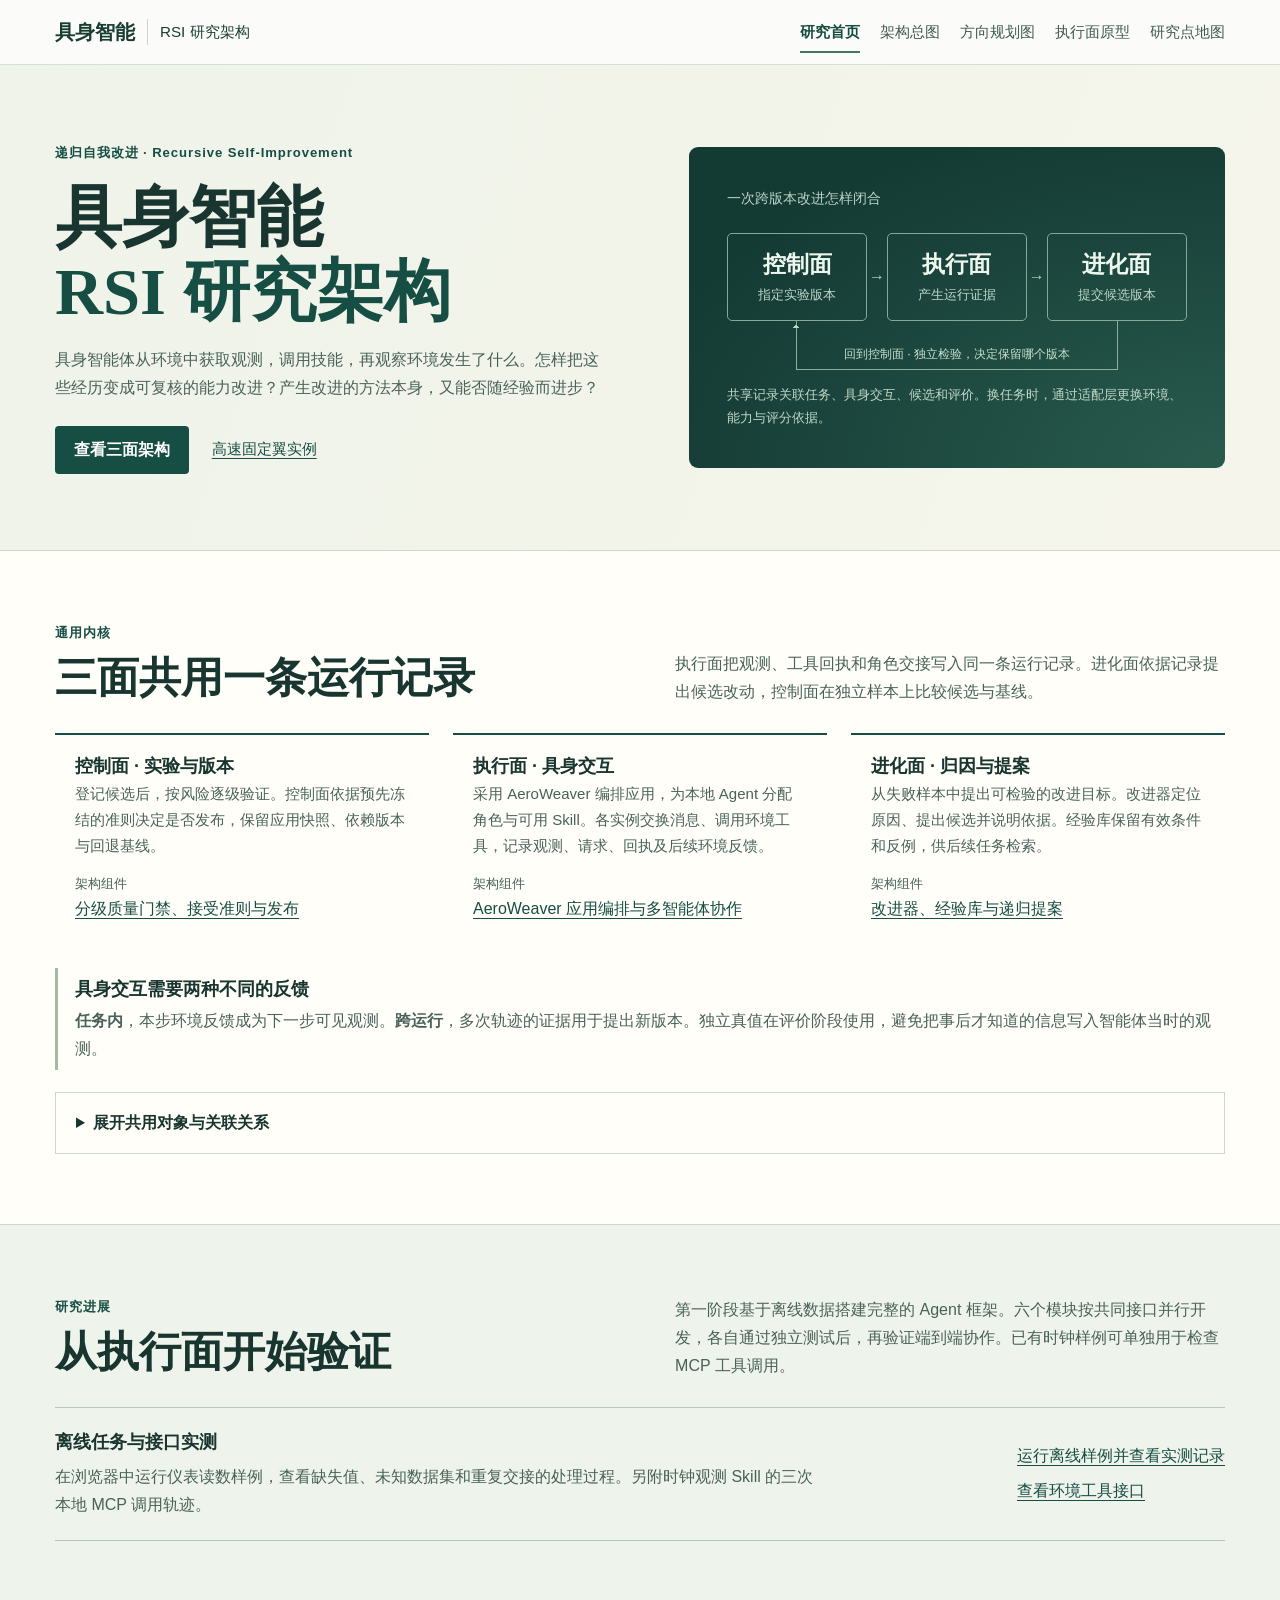
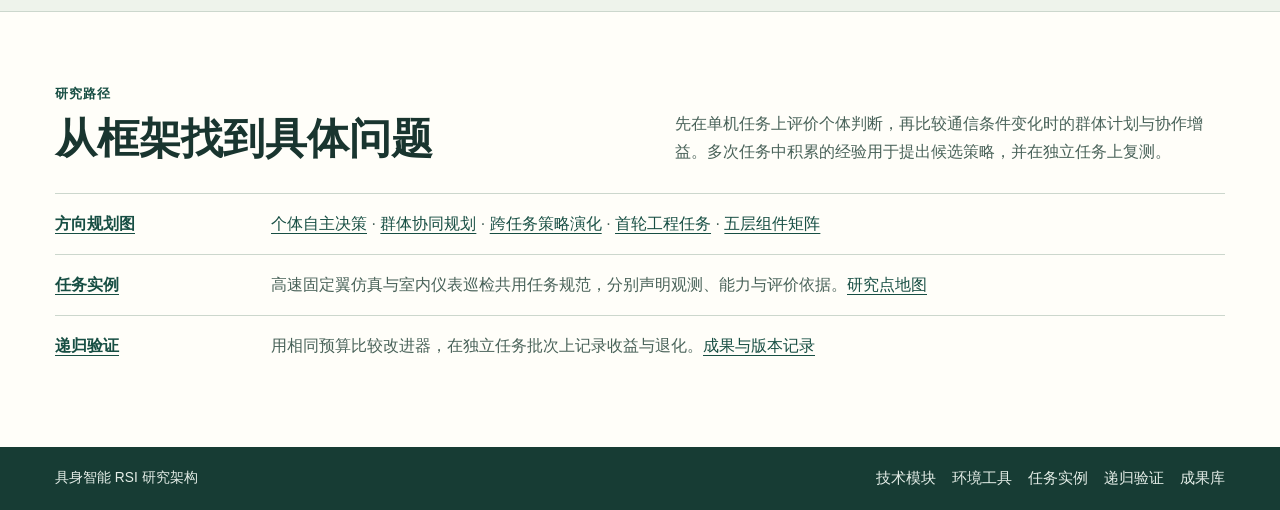
<file: index.html>
<!doctype html>
<html lang="zh-CN"><head><meta charset="utf-8"><meta name="viewport" content="width=device-width,initial-scale=1">
<meta name="theme-color" content="#123c36"><meta name="description" content="具身智能递归自我改进研究框架，涵盖三面架构、研究方向、执行面原型与任务实例。">
<title>具身智能 RSI 研究架构</title>
<link rel="stylesheet" href="./framework.css">
<link rel="stylesheet" href="./embodied.css">
<link rel="stylesheet" href="./guide.css?v=overview-2">
<script src="./framework.js?v=overview-2" defer></script>
</head>
<body id="top" data-page="core"><a class="skip" href="#content">跳到正文</a>
<header class="site-guide"><div class="guide-wrap guide-bar"><a class="guide-brand" href="./index.html"><b>具身智能</b><span>RSI 研究架构</span></a><nav class="guide-nav" aria-label="主导航"><a href="./index.html" aria-current="page">研究首页</a><a href="./architecture.html">架构总图</a><a href="./directions.html">方向规划图</a><a href="./execution.html">执行面原型</a><a href="./topics.html">研究点地图</a></nav></div></header>
<main id="content">
<section class="lead" id="framework"><div class="wrap lead-inner">
      <div><p class="kicker">递归自我改进 · Recursive Self-Improvement</p>
        <h1>具身智能<br><em>RSI 研究架构</em></h1>
        <p class="intro">具身智能体从环境中获取观测，调用技能，再观察环境发生了什么。怎样把这些经历变成可复核的能力改进？产生改进的方法本身，又能否随经验而进步？</p>
        <div class="actions"><a class="button" href="./architecture.html">查看三面架构</a><a class="text-link" href="./fixed-wing.html">高速固定翼实例</a></div>
      </div>
      <figure class="hero-map core-figure">
        <figcaption>一次跨版本改进怎样闭合</figcaption>
        <ol class="cycle">
          <li><a href="./architecture.html#control"><b>控制面</b><span>指定实验版本</span></a></li>
          <li><a href="./architecture.html#execution"><b>执行面</b><span>产生运行证据</span></a></li>
          <li><a href="./architecture.html#evolution"><b>进化面</b><span>提交候选版本</span></a></li>
        </ol>
        <div class="return-path"><span>回到控制面 · 独立检验，决定保留哪个版本</span></div>
        <p>共享记录关联任务、具身交互、候选和评价。换任务时，通过适配层更换环境、能力与评分依据。</p>
      </figure>
    </div></section>
<section class="wrap section" id="shared-record">
      <div class="section-head"><div><p class="kicker">通用内核</p><h2>三面共用一条运行记录</h2></div><p>执行面把观测、工具回执和角色交接写入同一条运行记录。进化面依据记录提出候选改动，控制面在独立样本上比较候选与基线。</p></div>
      <div class="planes">
        <article><h3>控制面 · 实验与版本</h3><p>登记候选后，按风险逐级验证。控制面依据预先冻结的准则决定是否发布，保留应用快照、依赖版本与回退基线。</p><small>架构组件</small><a href="./architecture.html#control">分级质量门禁、接受准则与发布</a></article>
        <article><h3>执行面 · 具身交互</h3><p>采用 AeroWeaver 编排应用，为本地 Agent 分配角色与可用 Skill。各实例交换消息、调用环境工具，记录观测、请求、回执及后续环境反馈。</p><small>架构组件</small><a href="./architecture.html?v=1.9#execution">AeroWeaver 应用编排与多智能体协作</a></article>
        <article><h3>进化面 · 归因与提案</h3><p>从失败样本中提出可检验的改进目标。改进器定位原因、提出候选并说明依据。经验库保留有效条件和反例，供后续任务检索。</p><small>架构组件</small><a href="./architecture.html#evolution">改进器、经验库与递归提案</a></article>
      </div>
      <div class="handoff"><h3>具身交互需要两种不同的反馈</h3><p><b>任务内</b>，本步环境反馈成为下一步可见观测。<b>跨运行</b>，多次轨迹的证据用于提出新版本。独立真值在评价阶段使用，避免把事后才知道的信息写入智能体当时的观测。</p></div>
      <details class="worked"><summary>展开共用对象与关联关系</summary><div class="table-scroll"><table>
        <thead><tr><th scope="col">对象</th><th scope="col">最小约定</th><th scope="col">关联到</th></tr></thead><tbody>
          <tr><th scope="row">任务与能力</th><td>环境、具身体、观测范围、能力及版本</td><td>一次运行的条件</td></tr>
          <tr><th scope="row">运行与证据</th><td>运行号、采样和可见时刻、请求回执、后续观测</td><td>当时能知道什么、后来验证了什么</td></tr>
          <tr><th scope="row">提案与候选</th><td>父版本、改进器版本、改动对象、依据与预期</td><td>由哪次经验提出哪次修改</td></tr>
          <tr><th scope="row">评价与版本</th><td>独立协议、对照版本、预算、结果和冻结样本标识</td><td>本轮采用哪个版本，为什么</td></tr>
        </tbody></table></div></details>
    </section>
<section class="band home-work"><div class="wrap section">
  <div class="section-head"><div><p class="kicker">研究进展</p><h2>从执行面开始验证</h2></div>
  <p>第一阶段基于离线数据搭建完整的 Agent 框架。六个模块按共同接口并行开发，各自通过独立测试后，再验证端到端协作。已有时钟样例可单独用于检查 MCP 工具调用。</p></div>
  <div class="home-result"><div><h3>离线任务与接口实测</h3><p>在浏览器中运行仪表读数样例，查看缺失值、未知数据集和重复交接的处理过程。另附时钟观测 Skill 的三次本地 MCP 调用轨迹。</p></div>
  <div class="home-result-links"><a href="./execution.html">运行离线样例并查看实测记录</a><a href="./environment.html">查看环境工具接口</a></div></div>
</div></section>
<section class="wrap section home-index"><div class="section-head"><div><p class="kicker">研究路径</p><h2>从框架找到具体问题</h2></div>
<p>先在单机任务上评价个体判断，再比较通信条件变化时的群体计划与协作增益。多次任务中积累的经验用于提出候选策略，并在独立任务上复测。</p></div>
<dl class="home-rows">
  <div><dt><a href="./directions.html">方向规划图</a></dt><dd><a href="./directions.html#question-state">个体自主决策</a> · <a href="./directions.html#question-coordination">群体协同规划</a> · <a href="./directions.html#question-transfer">跨任务策略演化</a> · <a href="./directions.html#execution-work">首轮工程任务</a> · <a href="./directions.html#plan-caption">五层组件矩阵</a></dd></div>
  <div><dt><a href="./cases.html">任务实例</a></dt><dd>高速固定翼仿真与室内仪表巡检共用任务规范，分别声明观测、能力与评价依据。<a href="./topics.html">研究点地图</a></dd></div>
  <div><dt><a href="./recursion.html">递归验证</a></dt><dd>用相同预算比较改进器，在独立任务批次上记录收益与退化。<a href="./assets.html">成果与版本记录</a></dd></div>
</dl></section>
</main>
<footer class="site-foot"><div class="guide-wrap"><span>具身智能 RSI 研究架构</span><nav aria-label="技术资料"><a href="./modules.html">技术模块</a><a href="./environment.html">环境工具</a><a href="./cases.html">任务实例</a><a href="./recursion.html">递归验证</a><a href="./assets.html">成果库</a></nav></div></footer>
</body></html>
</file>
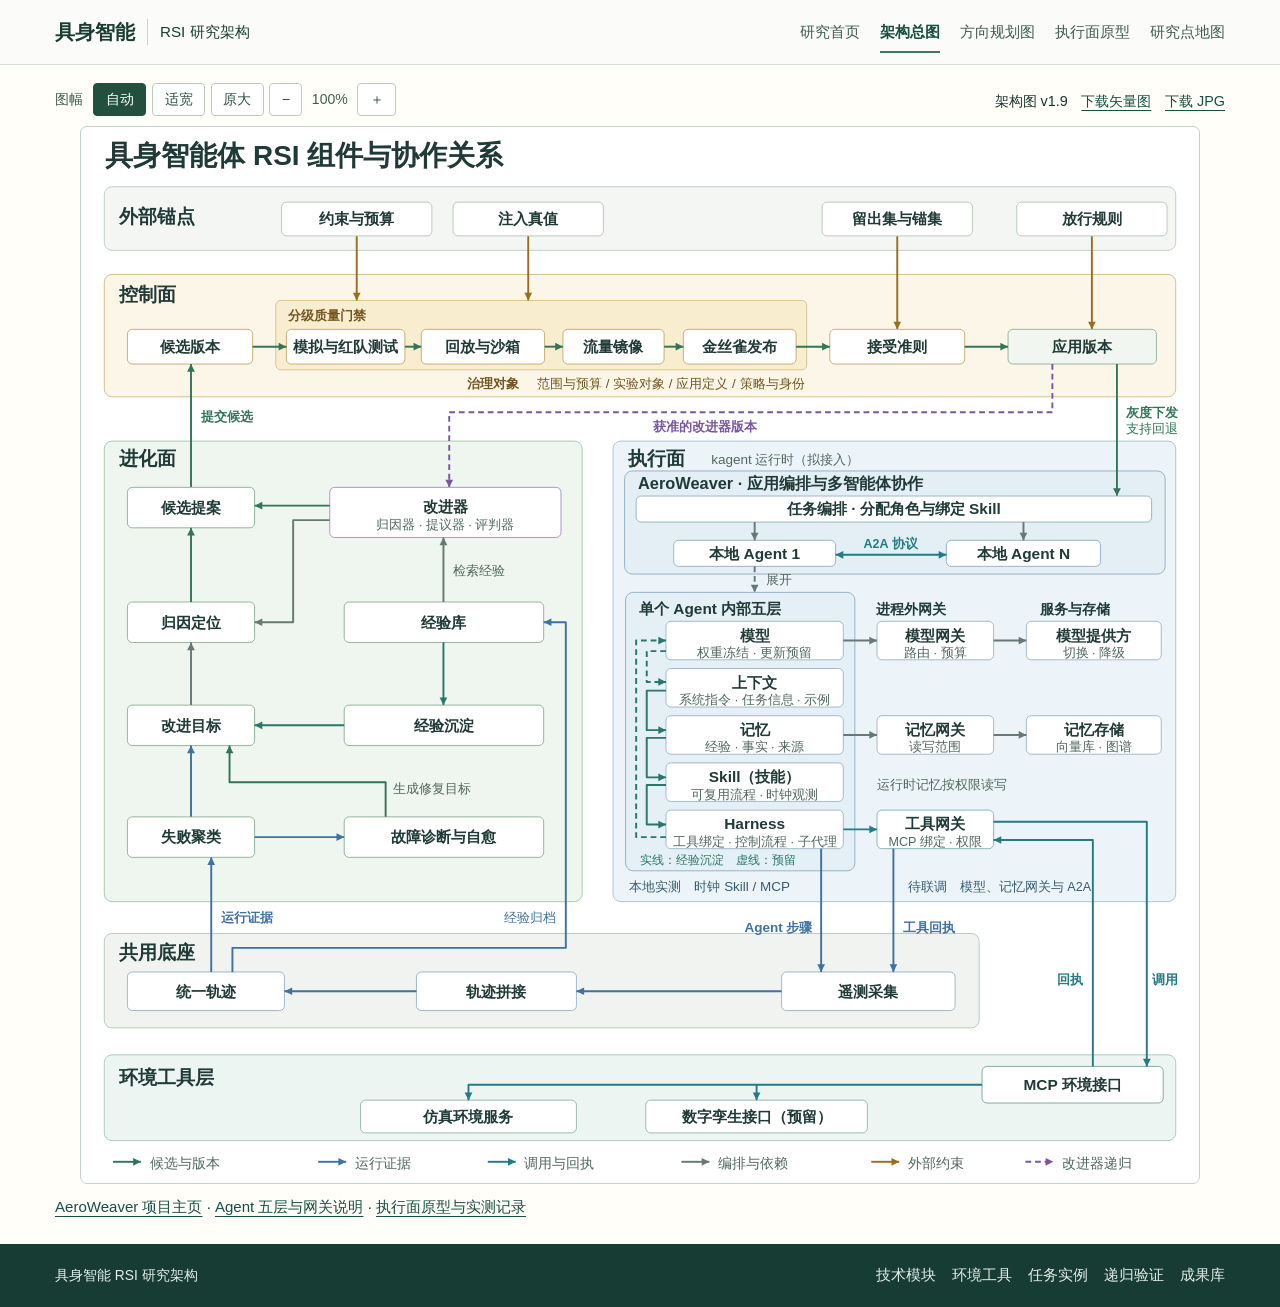
<file: architecture.html>
<!doctype html>
<html lang="zh-CN"><head><meta charset="utf-8"><meta name="viewport" content="width=device-width,initial-scale=1">
<meta name="theme-color" content="#123c36"><meta name="description" content="三面架构总览，含组件关系、证据流向、验证状态和环境接入。">
<title>架构总图 · 具身智能 RSI</title>
<link rel="stylesheet" href="./framework.css">
<link rel="stylesheet" href="./guide.css?v=overview-2">
<script src="./framework.js?v=overview-2" defer></script>
<script src="./diagram-view.js" defer></script>
<style>
  .relation-poster { position: relative; margin: 0; border: 1px solid #c3d1c8; border-radius: 7px; background: white; }
  .relation-poster object, .relation-poster img { display: block; width: 100%; aspect-ratio: 1160/1096; height: auto; }
  .relation-poster .fragment { position: absolute; width: 1px; height: 1px; pointer-events: none; }
  .figure-name { position: absolute; width: 1px; height: 1px; overflow: hidden; clip-path: inset(50%); margin: 0; }
  .map-downloads { display: flex; gap: .85rem; }
  .map-notes { margin-top: .6rem; font-size: .94rem; }
</style>
</head>
<body id="top" data-page="architecture"><a class="skip" href="#content">跳到正文</a>
<header class="site-guide"><div class="guide-wrap guide-bar"><a class="guide-brand" href="./index.html"><b>具身智能</b><span>RSI 研究架构</span></a><nav class="guide-nav" aria-label="主导航"><a href="./index.html">研究首页</a><a href="./architecture.html" aria-current="page">架构总图</a><a href="./directions.html">方向规划图</a><a href="./execution.html">执行面原型</a><a href="./topics.html">研究点地图</a></nav></div></header>
<main id="content">
<section class="diagram-page" id="architecture"><div class="diagram-view">
<div class="export-poster map-downloads"><span>架构图 v1.9</span><a download href="./rsi-architecture-v1.9.svg?rev=independent-rsi">下载矢量图</a><a download href="./rsi-architecture-v1.9.jpg?rev=independent-rsi">下载 JPG</a></div>
<div class="diagram-tools" role="group" aria-label="架构总图缩放" hidden>
  <span class="zoom-label">图幅</span><button type="button" data-zoom="auto" aria-pressed="true">自动</button><button type="button" data-zoom="fit" aria-pressed="false">适宽</button><button type="button" data-zoom="original" aria-pressed="false">原大</button>
  <button type="button" data-zoom="smaller" aria-label="缩小图幅">−</button><span class="zoom-amount" aria-live="polite"></span><button type="button" data-zoom="larger" aria-label="放大图幅">＋</button><span class="pan-hint" hidden>可横向滚动查看</span>
</div>
<div class="diagram-scroll" tabindex="0" role="region" aria-label="架构总图图面"><div class="diagram-stage"><div class="diagram-sheet"><figure class="relation-poster" id="framework" aria-labelledby="poster-title">
<figcaption class="figure-name"><h1 id="poster-title">具身智能体 RSI 组件与协作关系</h1></figcaption>
<span class="fragment" id="control" style="left:2%;top:14%"></span>
<span class="fragment" id="evolution" style="left:2%;top:29.7%"></span>
<span class="fragment" id="execution" style="left:47.6%;top:29.7%"></span>
<span class="fragment" id="agent-internals" style="left:48.7%;top:44%"></span>
<span class="fragment" id="environment-tools" style="left:2%;top:87.8%"></span>
<object data="./rsi-architecture-v1.9.svg?rev=independent-rsi" type="image/svg+xml" width="1160" height="1096" aria-label="三面架构与组件关系。AeroWeaver 包含应用编排和多个协作的本地 Agent。仿真环境服务通过统一的 MCP 环境接口接入，具体实现可替换。点击组件可查看职责。">
<img src="./rsi-architecture-v1.9.jpg?rev=independent-rsi" width="1160" height="1096" alt="执行面以 AeroWeaver 编排应用，按任务绑定角色和 Skill，本地 Agent 之间拟通过 A2A 协议通信。单个实例展开为模型、上下文、记忆、Skill 和 Harness 五层。仿真环境服务通过统一的 MCP 环境接口接入，具体实现可替换。进化面根据运行证据提出候选，控制面验证并发布版本。">
</object></figure></div></div></div>
</div><p class="map-notes"><a href="https://admire-ljb.github.io/AeroWeaver/">AeroWeaver 项目主页</a> · <a href="./modules.html#agent-layers">Agent 五层与网关说明</a> · <a href="./execution.html">执行面原型与实测记录</a></p></section>
</main>
<footer class="site-foot"><div class="guide-wrap"><span>具身智能 RSI 研究架构</span><nav aria-label="技术资料"><a href="./modules.html">技术模块</a><a href="./environment.html">环境工具</a><a href="./cases.html">任务实例</a><a href="./recursion.html">递归验证</a><a href="./assets.html">成果库</a></nav></div></footer>
</body></html>
</file>
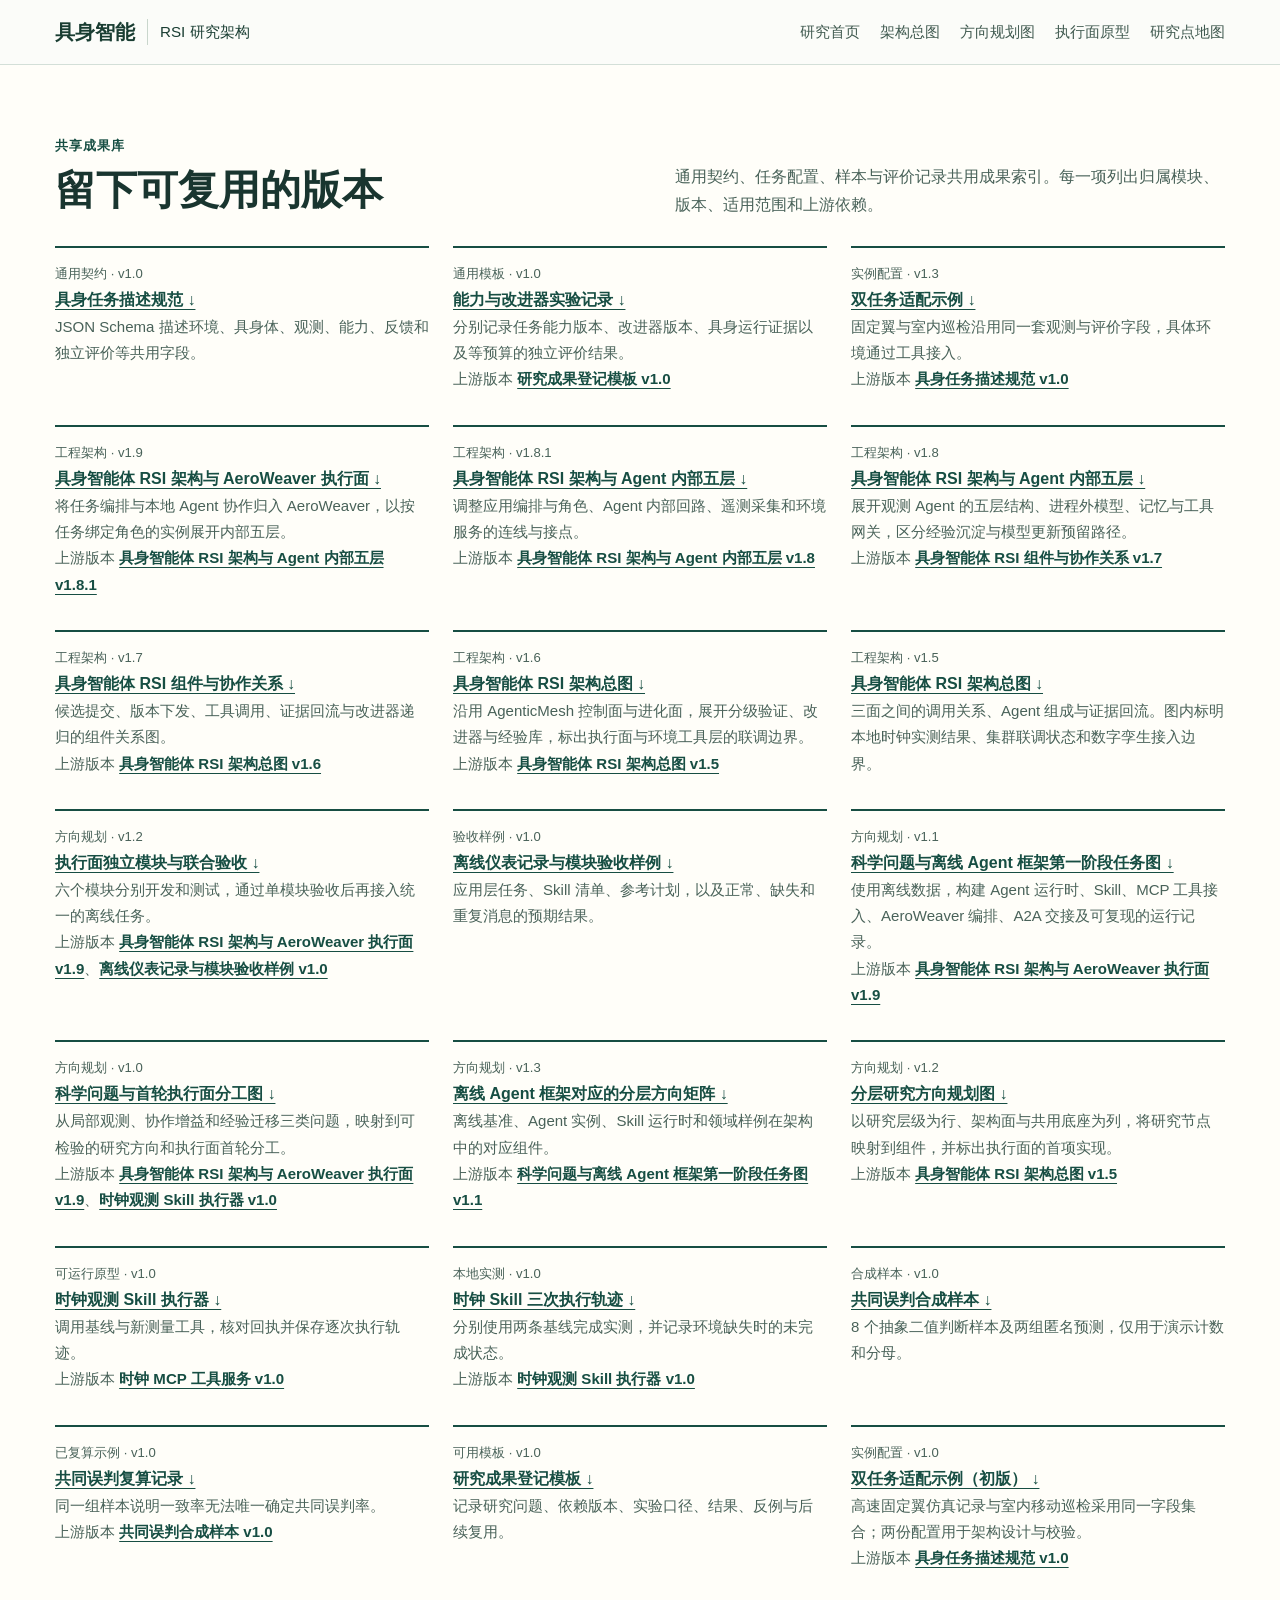
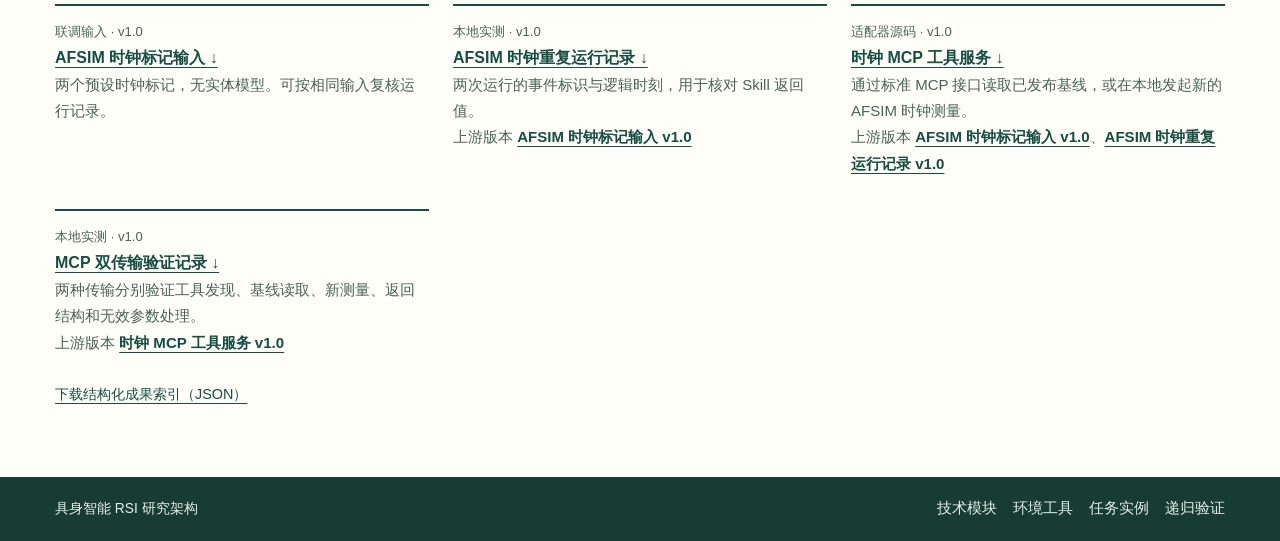
<file: assets.html>
<!doctype html>
<html lang="zh-CN"><head><meta charset="utf-8"><meta name="viewport" content="width=device-width,initial-scale=1">
<meta name="theme-color" content="#123c36"><meta name="description" content="可下载的架构图、代码、任务规范、研究样本与实测记录。">
<title>成果库 · 具身智能 RSI</title>
<link rel="stylesheet" href="./framework.css">
<link rel="stylesheet" href="./embodied.css">
<link rel="stylesheet" href="./blueprint.css">
<link rel="stylesheet" href="./directions.css">
<link rel="stylesheet" href="./guide.css?v=overview-2">
<script src="./framework.js?v=overview-2" defer></script>
</head>
<body id="top" data-page="assets"><a class="skip" href="#content">跳到正文</a>
<header class="site-guide"><div class="guide-wrap guide-bar"><a class="guide-brand" href="./index.html"><b>具身智能</b><span>RSI 研究架构</span></a><nav class="guide-nav" aria-label="主导航"><a href="./index.html">研究首页</a><a href="./architecture.html">架构总图</a><a href="./directions.html">方向规划图</a><a href="./execution.html">执行面原型</a><a href="./topics.html">研究点地图</a></nav></div></header>
<main id="content">
<section class="wrap section" id="assets">
      <div class="section-head"><div><p class="kicker">共享成果库</p><h1 class="detail-heading">留下可复用的版本</h1></div><p>通用契约、任务配置、样本与评价记录共用成果索引。每一项列出归属模块、版本、适用范围和上游依赖。</p></div>
      <div class="asset-list">
          <div id="asset-execution-research-roadmap@1.2"><span>方向规划 · v1.2</span><a href="./execution-research-roadmap-v1.2.jpg" download>执行面独立模块与联合验收</a><p>六个模块的接口、单独测试方式和端到端验收任务。</p></div>
          <div id="asset-module-acceptance@1.0"><span>验收样例 · v1.0</span><a href="./module-acceptance-v1.json" download>离线仪表记录与模块验收样例</a><p>正常完成、数据集不存在和消息重复投递三种用例。</p></div>
          <div id="asset-execution-research-roadmap@1.1"><span>方向规划 · v1.1</span><a href="./execution-research-roadmap-v1.1.jpg" download>第一阶段任务图 · 离线 Agent 框架建设</a><p>基于离线数据，列出从单个 Agent 到多实例协作的建设任务、交付和端到端验收。</p></div>
          <div id="asset-execution-research-roadmap@1.0"><span>方向规划 · v1.0</span><a href="./execution-research-roadmap-v1.jpg" download>科学问题与首轮执行面分工图</a><p>三条研究方向共用可回放基准，首轮五项交付通过双实例运行联合验收。</p></div>
          <div id="asset-layered-architecture@1.9"><span>工程架构 · v1.9</span><a href="./rsi-architecture-v1.9.svg" download>具身智能体 RSI 架构与 AeroWeaver 执行面</a><p>展示任务编排、角色与 Skill 绑定、本地 Agent 的对等协作及单个实例的五层结构。</p></div>
          <div id="asset-layered-architecture@1.8.1"><span>工程架构 · v1.8.1</span><a href="./rsi-architecture-v1.8.1.svg" download>具身智能体 RSI 架构与 Agent 内部五层</a><p>展示应用编排与角色、遥测采集及环境服务之间的连线。</p></div>
          <div id="asset-layered-architecture@1.8"><span>工程架构 · v1.8</span><a href="./rsi-architecture-v1.8.svg" download>具身智能体 RSI 架构与 Agent 内部五层</a><p>展开观测 Agent 的五层结构、三类网关及层间经验沉淀路径。</p></div>
          <div id="asset-layered-architecture@1.7"><span>工程架构 · v1.7</span><a href="./rsi-architecture-v1.7.svg" download>具身智能体 RSI 组件与协作关系</a><p>用有向连线标出候选提交、版本下发、工具调用、证据回流和改进器递归。</p></div>
          <div id="asset-layered-architecture@1.6"><span>工程架构 · v1.6</span><a href="./rsi-architecture-v1.6.jpg" download>具身智能体 RSI 架构总图</a><p>AgenticMesh 的控制面与进化面，以及面向具身环境的执行面与工具接口。</p></div>
          <div><span>通用契约 · v1.0</span><a href="./task-profile.schema.json" download="task-profile.schema.json">具身任务描述规范 ↓</a><p>JSON Schema 描述环境、具身体、观测、能力、反馈和独立评价等共用字段。</p></div>
          <div><span>实例配置 · v1.3</span><a href="./task-profiles.json" download="task-profiles.json">双任务适配示例 ↓</a><p>固定翼与室内巡检沿用同一套观测与评价字段，具体环境通过工具接入。</p></div>
          <div><span>通用模板 · v1.0</span><a href="./rsi-experiment.txt" download="具身RSI实验记录.md">能力与改进器实验记录 ↓</a><p>分别记录任务能力版本、改进器版本、具身运行证据以及等预算的独立评价结果。</p></div>
          <div><span>合成样本 · v1.0</span><a href="./consensus-example.csv" download="consensus-example.csv">共同误判合成样本 ↓</a><p>8 个抽象二值判断样本及两组匿名预测，仅用于演示计数和分母。</p></div>
          <div><span>已复算示例 · v1.0</span><a href="./consensus-note.txt" download="consensus-note.md">共同误判复算记录 ↓</a><p>同一组样本说明一致率无法唯一确定共同误判率。</p></div>
          <div><span>可用模板 · v1.0</span><a href="./research-record.txt" download="research-record.md">研究成果登记模板 ↓</a><p>记录研究问题、依赖版本、实验口径、结果、反例与后续复用。</p></div>
      </div>
      <p class="asset-link"><a href="./research-assets.json" download>下载结构化成果索引（JSON）</a></p>
    </section>
</main>
<footer class="site-foot"><div class="guide-wrap"><span>具身智能 RSI 研究架构</span><nav aria-label="技术资料"><a href="./modules.html">技术模块</a><a href="./environment.html">环境工具</a><a href="./cases.html">任务实例</a><a href="./recursion.html">递归验证</a></nav></div></footer>
</body></html>
</file>
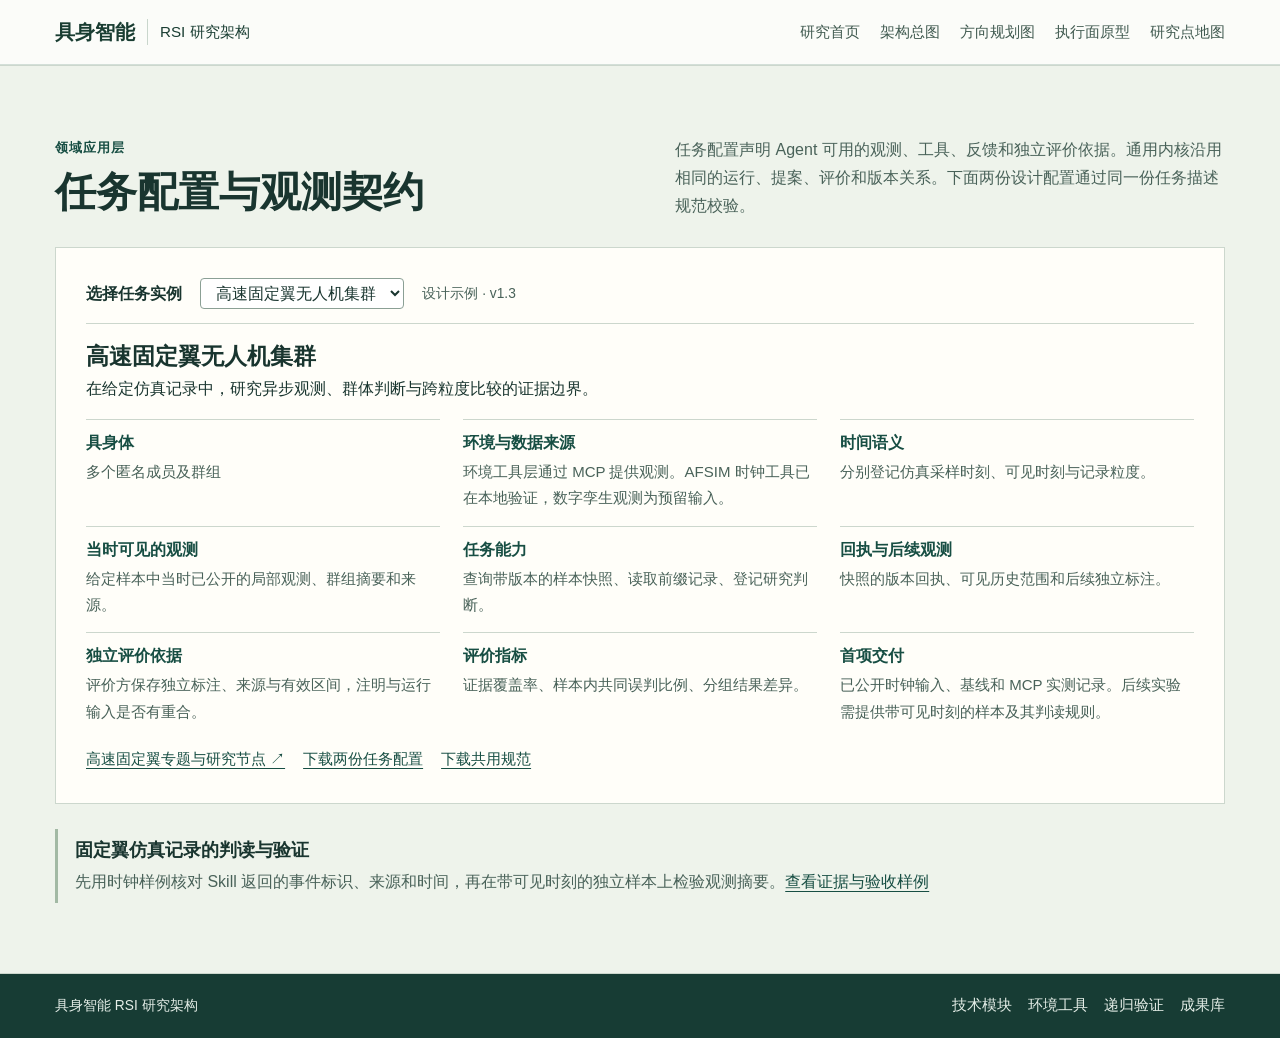
<file: cases.html>
<!doctype html>
<html lang="zh-CN"><head><meta charset="utf-8"><meta name="viewport" content="width=device-width,initial-scale=1">
<meta name="theme-color" content="#123c36"><meta name="description" content="固定翼仿真与室内巡检的任务配置、观测及评价依据。">
<title>任务实例 · 具身智能 RSI</title>
<link rel="stylesheet" href="./framework.css">
<link rel="stylesheet" href="./embodied.css">
<link rel="stylesheet" href="./blueprint.css">
<link rel="stylesheet" href="./directions.css">
<link rel="stylesheet" href="./guide.css?v=overview-2">
<script src="./profiles.js?v=pages-1" defer></script>
</head>
<body id="top" data-page="cases"><a class="skip" href="#content">跳到正文</a>
<header class="site-guide"><div class="guide-wrap guide-bar"><a class="guide-brand" href="./index.html"><b>具身智能</b><span>RSI 研究架构</span></a><nav class="guide-nav" aria-label="主导航"><a href="./index.html">研究首页</a><a href="./architecture.html">架构总图</a><a href="./directions.html">方向规划图</a><a href="./execution.html">执行面原型</a><a href="./topics.html">研究点地图</a></nav></div></header>
<main id="content">
<section class="band" id="adaptation"><div class="wrap section">
      <div class="section-head"><div><p class="kicker">领域应用层</p><h1 class="detail-heading">任务配置与观测契约</h1></div><p>任务配置声明 Agent 可用的观测、工具、反馈和独立评价依据。通用内核沿用相同的运行、提案、评价和版本关系。下面两份设计配置通过同一份任务描述规范校验。</p></div>
      <div class="profile-panel">
        <div class="profile-menu"><label for="profile-select">选择任务实例</label><select id="profile-select" disabled><option value="fixed-wing-simulation">高速固定翼无人机集群</option><option value="indoor-meter-inspection">室内移动机器人巡检</option></select><span id="profile-status">设计示例 · v1.3</span></div>
        <div id="profile-content" aria-live="polite"><h3 id="profile-title">高速固定翼无人机集群</h3><p id="profile-objective">在给定仿真记录中，研究异步观测、群体判断与跨粒度比较的证据边界。</p>
          <dl class="field-grid" id="profile-fields">
                <div><dt>具身体</dt><dd>多个匿名成员及群组</dd></div>
                <div><dt>环境与数据来源</dt><dd>环境工具层通过 MCP 提供观测。AFSIM 时钟工具已在本地验证，数字孪生观测为预留输入。</dd></div>
                <div><dt>时间语义</dt><dd>分别登记仿真采样时刻、可见时刻与记录粒度。</dd></div>
                <div><dt>当时可见的观测</dt><dd>给定样本中当时已公开的局部观测、群组摘要和来源。</dd></div>
                <div><dt>任务能力</dt><dd>查询带版本的样本快照、读取前缀记录、登记研究判断。</dd></div>
                <div><dt>回执与后续观测</dt><dd>快照的版本回执、可见历史范围和后续独立标注。</dd></div>
                <div><dt>独立评价依据</dt><dd>评价方保存独立标注、来源与有效区间，注明与运行输入是否有重合。</dd></div>
                <div><dt>评价指标</dt><dd>证据覆盖率、样本内共同误判比例、分组结果差异。</dd></div>
                <div><dt>首项交付</dt><dd>已公开时钟输入、基线和 MCP 实测记录。后续实验需提供带可见时刻的样本及其判读规则。</dd></div>
          </dl>
        </div>
        <div class="profile-links"><a href="./fixed-wing.html">高速固定翼专题与研究节点 ↗</a><a href="./task-profiles.json" download>下载两份任务配置</a><a href="./task-profile.schema.json" download>下载共用规范</a></div>
        <noscript><p>两份完整任务配置可通过上方链接查看。</p></noscript>
      </div>
      <div class="handoff" id="project-handoff"><h3>固定翼仿真记录的判读与验证</h3><p>先用时钟样例核对 Skill 返回的事件标识、来源和时间，再在带可见时刻的独立样本上检验观测摘要。<a href="./fixed-wing.html#integration">查看证据与验收样例</a></p></div>
    </div></section>
</main>
<footer class="site-foot"><div class="guide-wrap"><span>具身智能 RSI 研究架构</span><nav aria-label="技术资料"><a href="./modules.html">技术模块</a><a href="./environment.html">环境工具</a><a href="./recursion.html">递归验证</a><a href="./assets.html">成果库</a></nav></div></footer>
</body></html>
</file>
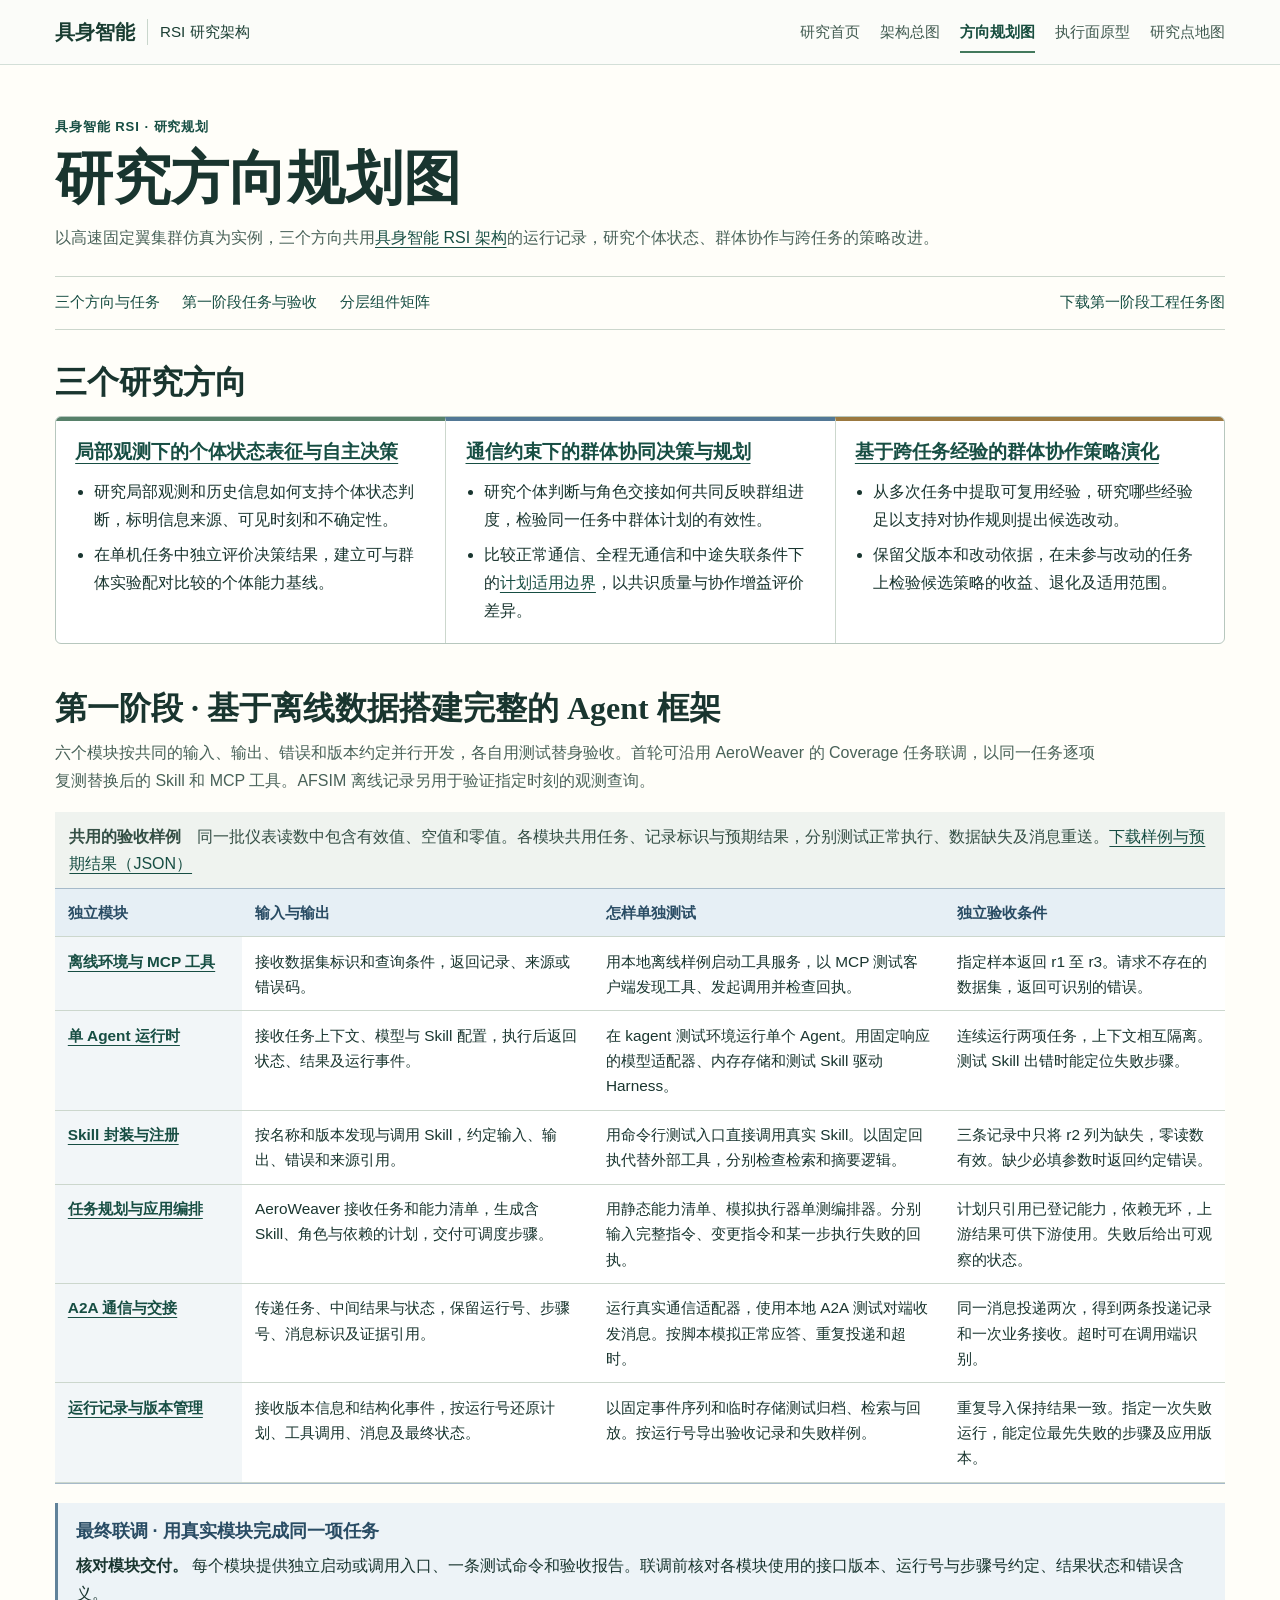
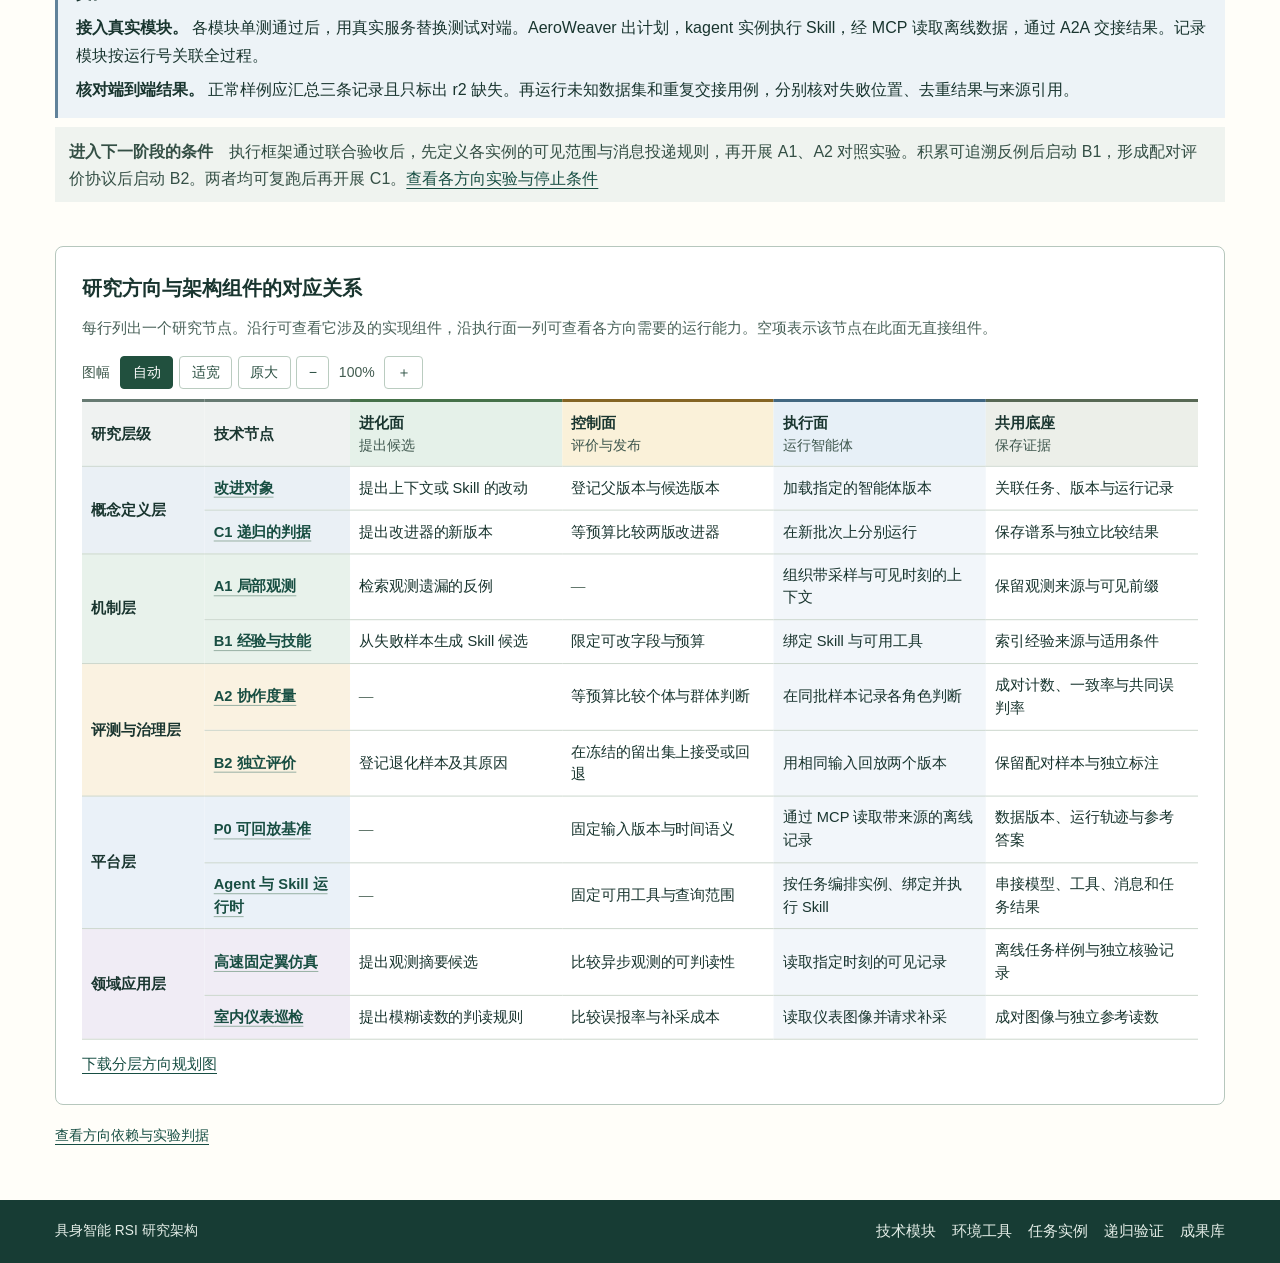
<file: directions.html>
<!doctype html>
<html lang="zh-CN"><head><meta charset="utf-8"><meta name="viewport" content="width=device-width,initial-scale=1">
<meta name="theme-color" content="#123c36"><meta name="description" content="具身智能的三个研究方向涵盖个体自主决策、通信约束下的群体协同规划、跨任务策略演化。">
<title>研究方向规划图 · 具身智能 RSI</title>
<link rel="stylesheet" href="./framework.css">
<link rel="stylesheet" href="./blueprint.css?v=overview-2">
<link rel="stylesheet" href="./directions.css?v=research-overview">
<link rel="stylesheet" href="./guide.css?v=overview-2">
<script src="./framework.js?v=overview-2" defer></script>
<script src="./diagram-view.js" defer></script>
</head>
<body id="top" data-page="directions"><a class="skip" href="#content">跳到正文</a>
<header class="site-guide"><div class="guide-wrap guide-bar"><a class="guide-brand" href="./index.html"><b>具身智能</b><span>RSI 研究架构</span></a><nav class="guide-nav" aria-label="主导航"><a href="./index.html">研究首页</a><a href="./architecture.html">架构总图</a><a href="./directions.html" aria-current="page">方向规划图</a><a href="./execution.html">执行面原型</a><a href="./topics.html">研究点地图</a></nav></div></header>
<main id="content">
<section class="wrap plan-intro" id="plan"><p class="kicker">具身智能 RSI · 研究规划</p><h1>研究方向规划图</h1>
<p class="plan-deck">以高速固定翼集群仿真为实例，三个方向共用<a href="./architecture.html?v=1.9">具身智能 RSI 架构</a>的运行记录，研究个体状态、群体协作与跨任务的策略改进。</p>
<nav class="plan-nav" aria-label="方向图页内导航"><a href="#questions">三个方向与任务</a><a href="#execution-work">第一阶段任务与验收</a><a href="#plan-caption">分层组件矩阵</a><a href="./execution-research-roadmap-v1.2.jpg" download>下载第一阶段工程任务图</a></nav>
<section class="research-routes" id="questions" aria-labelledby="questions-title">
  <h2 id="questions-title">三个研究方向</h2>
  <div class="research-grid">
    <article id="question-state">
      <h3><a href="./topics.html#state-models">局部观测下的个体状态表征与自主决策</a></h3>
      <ul class="research-tasks">
        <li>研究局部观测和历史信息如何支持个体状态判断，标明信息来源、可见时刻和不确定性。</li>
        <li>在单机任务中独立评价决策结果，建立可与群体实验配对比较的个体能力基线。</li>
      </ul>
    </article>
    <article id="question-coordination">
      <h3><a href="./topics.html#cooperation">通信约束下的群体协同决策与规划</a></h3>
      <ul class="research-tasks">
        <li>研究个体判断与角色交接如何共同反映群组进度，检验同一任务中群体计划的有效性。</li>
        <li>比较正常通信、全程无通信和中途失联条件下的<a href="./topics.html#topic-interruption">计划适用边界</a>，以共识质量与协作增益评价差异。</li>
      </ul>
    </article>
    <article id="question-transfer">
      <h3><a href="./topics.html#role-evolution">基于跨任务经验的群体协作策略演化</a></h3>
      <ul class="research-tasks">
        <li>从多次任务中提取可复用经验，研究哪些经验足以支持对协作规则提出候选改动。</li>
        <li>保留父版本和改动依据，在未参与改动的任务上检验候选策略的收益、退化及适用范围。</li>
      </ul>
    </article>
  </div>
</section>
<section class="work-plan" id="execution-work" aria-labelledby="work-title">
  <h2 id="work-title">第一阶段 · 基于离线数据搭建完整的 Agent 框架</h2>
  <p class="research-lead">六个模块按共同的输入、输出、错误和版本约定并行开发，各自用测试替身验收。首轮可沿用 AeroWeaver 的 Coverage 任务联调，以同一任务逐项复测替换后的 Skill 和 MCP 工具。AFSIM 离线记录另用于验证指定时刻的观测查询。</p>
  <p class="basis-line"><b>共用的验收样例</b>　同一批仪表读数中包含有效值、空值和零值。各模块共用任务、记录标识与预期结果，分别测试正常执行、数据缺失及消息重送。<a href="./module-acceptance-v1.json" download>下载样例与预期结果（JSON）</a></p>
  <div class="work-table-wrap"><table class="work-matrix module-contracts">
    <thead><tr><th scope="col">独立模块</th><th scope="col">输入与输出</th><th scope="col">怎样单独测试</th><th scope="col">独立验收条件</th></tr></thead>
    <tbody>
      <tr><th scope="row"><a href="./modules.html#work-tools">离线环境与 MCP 工具</a></th><td>接收数据集标识和查询条件，返回记录、来源或错误码。</td><td>用本地离线样例启动工具服务，以 MCP 测试客户端发现工具、发起调用并检查回执。</td><td>指定样本返回 r1 至 r3。请求不存在的数据集，返回可识别的错误。</td></tr>
      <tr><th scope="row"><a href="./modules.html#agent-layers">单 Agent 运行时</a></th><td>接收任务上下文、模型与 Skill 配置，执行后返回状态、结果及运行事件。</td><td>在 kagent 测试环境运行单个 Agent。用固定响应的模型适配器、内存存储和测试 Skill 驱动 Harness。</td><td>连续运行两项任务，上下文相互隔离。测试 Skill 出错时能定位失败步骤。</td></tr>
      <tr><th scope="row"><a href="./modules.html#agent-skill">Skill 封装与注册</a></th><td>按名称和版本发现与调用 Skill，约定输入、输出、错误和来源引用。</td><td>用命令行测试入口直接调用真实 Skill。以固定回执代替外部工具，分别检查检索和摘要逻辑。</td><td>三条记录中只将 r2 列为缺失，零读数有效。缺少必填参数时返回约定错误。</td></tr>
      <tr><th scope="row"><a href="./modules.html#aeroweaver">任务规划与应用编排</a></th><td>AeroWeaver 接收任务和能力清单，生成含 Skill、角色与依赖的计划，交付可调度步骤。</td><td>用静态能力清单、模拟执行器单测编排器。分别输入完整指令、变更指令和某一步执行失败的回执。</td><td>计划只引用已登记能力，依赖无环，上游结果可供下游使用。失败后给出可观察的状态。</td></tr>
      <tr><th scope="row"><a href="./modules.html#aeroweaver">A2A 通信与交接</a></th><td>传递任务、中间结果与状态，保留运行号、步骤号、消息标识及证据引用。</td><td>运行真实通信适配器，使用本地 A2A 测试对端收发消息。按脚本模拟正常应答、重复投递和超时。</td><td>同一消息投递两次，得到两条投递记录和一次业务接收。超时可在调用端识别。</td></tr>
      <tr><th scope="row"><a href="./modules.html#work-release">运行记录与版本管理</a></th><td>接收版本信息和结构化事件，按运行号还原计划、工具调用、消息及最终状态。</td><td>以固定事件序列和临时存储测试归档、检索与回放。按运行号导出验收记录和失败样例。</td><td>重复导入保持结果一致。指定一次失败运行，能定位最先失败的步骤及应用版本。</td></tr>
    </tbody>
  </table></div>
  <div class="joint-test" id="first-milestone"><h3>最终联调 · 用真实模块完成同一项任务</h3>
    <p><b>核对模块交付。</b> 每个模块提供独立启动或调用入口、一条测试命令和验收报告。联调前核对各模块使用的接口版本、运行号与步骤号约定、结果状态和错误含义。</p>
    <p><b>接入真实模块。</b> 各模块单测通过后，用真实服务替换测试对端。AeroWeaver 出计划，kagent 实例执行 Skill，经 MCP 读取离线数据，通过 A2A 交接结果。记录模块按运行号关联全过程。</p>
    <p><b>核对端到端结果。</b> 正常样例应汇总三条记录且只标出 r2 缺失。再运行未知数据集和重复交接用例，分别核对失败位置、去重结果与来源引用。</p>
  </div>
  <p class="basis-line"><b>进入下一阶段的条件</b>　执行框架通过联合验收后，先定义各实例的可见范围与消息投递规则，再开展 A1、A2 对照实验。积累可追溯反例后启动 B1，形成配对评价协议后启动 B2。两者均可复跑后再开展 C1。<a href="./studies.html#experiments">查看各方向实验与停止条件</a></p>
</section>
<figure class="blueprint planning-matrix"><figcaption id="plan-caption"><strong>研究方向与架构组件的对应关系</strong></figcaption><p class="matrix-key">每行列出一个研究节点。沿行可查看它涉及的实现组件，沿执行面一列可查看各方向需要的运行能力。空项表示该节点在此面无直接组件。</p><div class="diagram-view">
<div class="diagram-tools" role="group" aria-label="方向规划矩阵缩放" hidden>
  <span class="zoom-label">图幅</span><button type="button" data-zoom="auto" aria-pressed="true">自动</button><button type="button" data-zoom="fit" aria-pressed="false">适宽</button><button type="button" data-zoom="original" aria-pressed="false">原大</button>
  <button type="button" data-zoom="smaller" aria-label="缩小图幅">−</button><span class="zoom-amount" aria-live="polite"></span><button type="button" data-zoom="larger" aria-label="放大图幅">＋</button><span class="pan-hint" hidden>可横向滚动查看</span>
</div>
<div class="diagram-scroll" tabindex="0" role="region" aria-label="方向规划矩阵图面"><div class="diagram-stage"><div class="diagram-sheet"><table class="layer-matrix" aria-labelledby="plan-caption"><colgroup><col class="layer-col"><col class="node-col"><col span="4"></colgroup>
<thead><tr><th scope="col">研究层级</th><th scope="col">技术节点</th>
<th scope="col" id="evolution" style="--wash:#e5f1e9;--accent:#457149">进化面<small>提出候选</small></th>
<th scope="col" id="control" style="--wash:#faf1d9;--accent:#846423">控制面<small>评价与发布</small></th>
<th scope="col" id="execution-column" style="--wash:#e7f0f7;--accent:#416781">执行面<small>运行智能体</small></th>
<th scope="col" id="evidence-base" style="--wash:#ecefe9;--accent:#576854">共用底座<small>保存证据</small></th>
</tr></thead>
<tbody id="layer-concept" style="--layer-wash:#eaf0f5">
<tr>
<th class="layer-name" scope="rowgroup" rowspan="2">概念定义层</th>
<th class="node-name" scope="row"><a href="./studies.html#skill">改进对象</a></th>
<td data-plane="进化面">提出上下文或 Skill 的改动</td>
<td data-plane="控制面">登记父版本与候选版本</td>
<td data-plane="执行面">加载指定的智能体版本</td>
<td data-plane="共用底座">关联任务、版本与运行记录</td>
</tr>
<tr>
<th class="node-name" scope="row"><a href="./studies.html#recursion-study">C1 递归的判据</a></th>
<td data-plane="进化面">提出改进器的新版本</td>
<td data-plane="控制面">等预算比较两版改进器</td>
<td data-plane="执行面">在新批次上分别运行</td>
<td data-plane="共用底座">保存谱系与独立比较结果</td>
</tr>
</tbody>
<tbody id="layer-mechanism" style="--layer-wash:#e8f2eb">
<tr>
<th class="layer-name" scope="rowgroup" rowspan="2">机制层</th>
<th class="node-name" scope="row"><a href="./studies.html#observation">A1 局部观测</a></th>
<td data-plane="进化面">检索观测遗漏的反例</td>
<td data-plane="控制面" class="na"><span aria-hidden="true">—</span><span class="sr-only">无直接组件</span></td>
<td data-plane="执行面">组织带采样与可见时刻的上下文</td>
<td data-plane="共用底座">保留观测来源与可见前缀</td>
</tr>
<tr>
<th class="node-name" scope="row"><a href="./studies.html#skill">B1 经验与技能</a></th>
<td data-plane="进化面">从失败样本生成 Skill 候选</td>
<td data-plane="控制面">限定可改字段与预算</td>
<td data-plane="执行面">绑定 Skill 与可用工具</td>
<td data-plane="共用底座">索引经验来源与适用条件</td>
</tr>
</tbody>
<tbody id="layer-evaluation" style="--layer-wash:#faf2e1">
<tr>
<th class="layer-name" scope="rowgroup" rowspan="2">评测与治理层</th>
<th class="node-name" scope="row"><a href="./studies.html#cooperation">A2 协作度量</a></th>
<td data-plane="进化面" class="na"><span aria-hidden="true">—</span><span class="sr-only">无直接组件</span></td>
<td data-plane="控制面">等预算比较个体与群体判断</td>
<td data-plane="执行面">在同批样本记录各角色判断</td>
<td data-plane="共用底座">成对计数、一致率与共同误判率</td>
</tr>
<tr>
<th class="node-name" scope="row"><a href="./studies.html#evaluation">B2 独立评价</a></th>
<td data-plane="进化面">登记退化样本及其原因</td>
<td data-plane="控制面">在冻结的留出集上接受或回退</td>
<td data-plane="执行面">用相同输入回放两个版本</td>
<td data-plane="共用底座">保留配对样本与独立标注</td>
</tr>
</tbody>
<tbody id="layer-platform" style="--layer-wash:#eaf1f8">
<tr>
<th class="layer-name" scope="rowgroup" rowspan="2">平台层</th>
<th class="node-name" scope="row"><a href="./studies.html#basis">P0 可回放基准</a></th>
<td data-plane="进化面" class="na"><span aria-hidden="true">—</span><span class="sr-only">无直接组件</span></td>
<td data-plane="控制面">固定输入版本与时间语义</td>
<td data-plane="执行面">通过 MCP 读取带来源的离线记录</td>
<td data-plane="共用底座">数据版本、运行轨迹与参考答案</td>
</tr>
<tr>
<th class="node-name" scope="row"><a href="#execution-work">Agent 与 Skill 运行时</a></th>
<td data-plane="进化面" class="na"><span aria-hidden="true">—</span><span class="sr-only">无直接组件</span></td>
<td data-plane="控制面">固定可用工具与查询范围</td>
<td data-plane="执行面">按任务编排实例、绑定并执行 Skill</td>
<td data-plane="共用底座">串接模型、工具、消息和任务结果</td>
</tr>
</tbody>
<tbody id="layer-domain" style="--layer-wash:#f0ecf5">
<tr>
<th class="layer-name" scope="rowgroup" rowspan="2">领域应用层</th>
<th class="node-name" scope="row"><a href="./fixed-wing.html">高速固定翼仿真</a></th>
<td data-plane="进化面">提出观测摘要候选</td>
<td data-plane="控制面">比较异步观测的可判读性</td>
<td data-plane="执行面">读取指定时刻的可见记录</td>
<td data-plane="共用底座">离线任务样例与独立核验记录</td>
</tr>
<tr>
<th class="node-name" scope="row"><a href="./recursion.html#recursion">室内仪表巡检</a></th>
<td data-plane="进化面">提出模糊读数的判读规则</td>
<td data-plane="控制面">比较误报率与补采成本</td>
<td data-plane="执行面">读取仪表图像并请求补采</td>
<td data-plane="共用底座">成对图像与独立参考读数</td>
</tr>
</tbody>
</table></div></div></div>
</div><p class="plan-download"><a href="./directions-component-matrix-v1.3.jpg" download>下载分层方向规划图</a></p></figure>
<p class="asset-link"><a href="./studies.html">查看方向依赖与实验判据</a></p>
<nav class="direction-shortcuts" aria-label="选择研究方向"><a href="./studies.html#basis">P0 可回放的共同基准</a><a href="./studies.html#observation">A1 局部观测的时间与表征</a><a href="./studies.html#cooperation">A2 共识与协作增益的度量</a><a href="./studies.html#skill">B1 经验复用与 Skill 候选</a><a href="./studies.html#evaluation">B2 候选版本的独立评价</a><a href="./studies.html#recursion-study">C1 改进器的递归验证</a></nav></section>
</main>
<footer class="site-foot"><div class="guide-wrap"><span>具身智能 RSI 研究架构</span><nav aria-label="技术资料"><a href="./modules.html">技术模块</a><a href="./environment.html">环境工具</a><a href="./cases.html">任务实例</a><a href="./recursion.html">递归验证</a><a href="./assets.html">成果库</a></nav></div></footer>
</body></html>
</file>
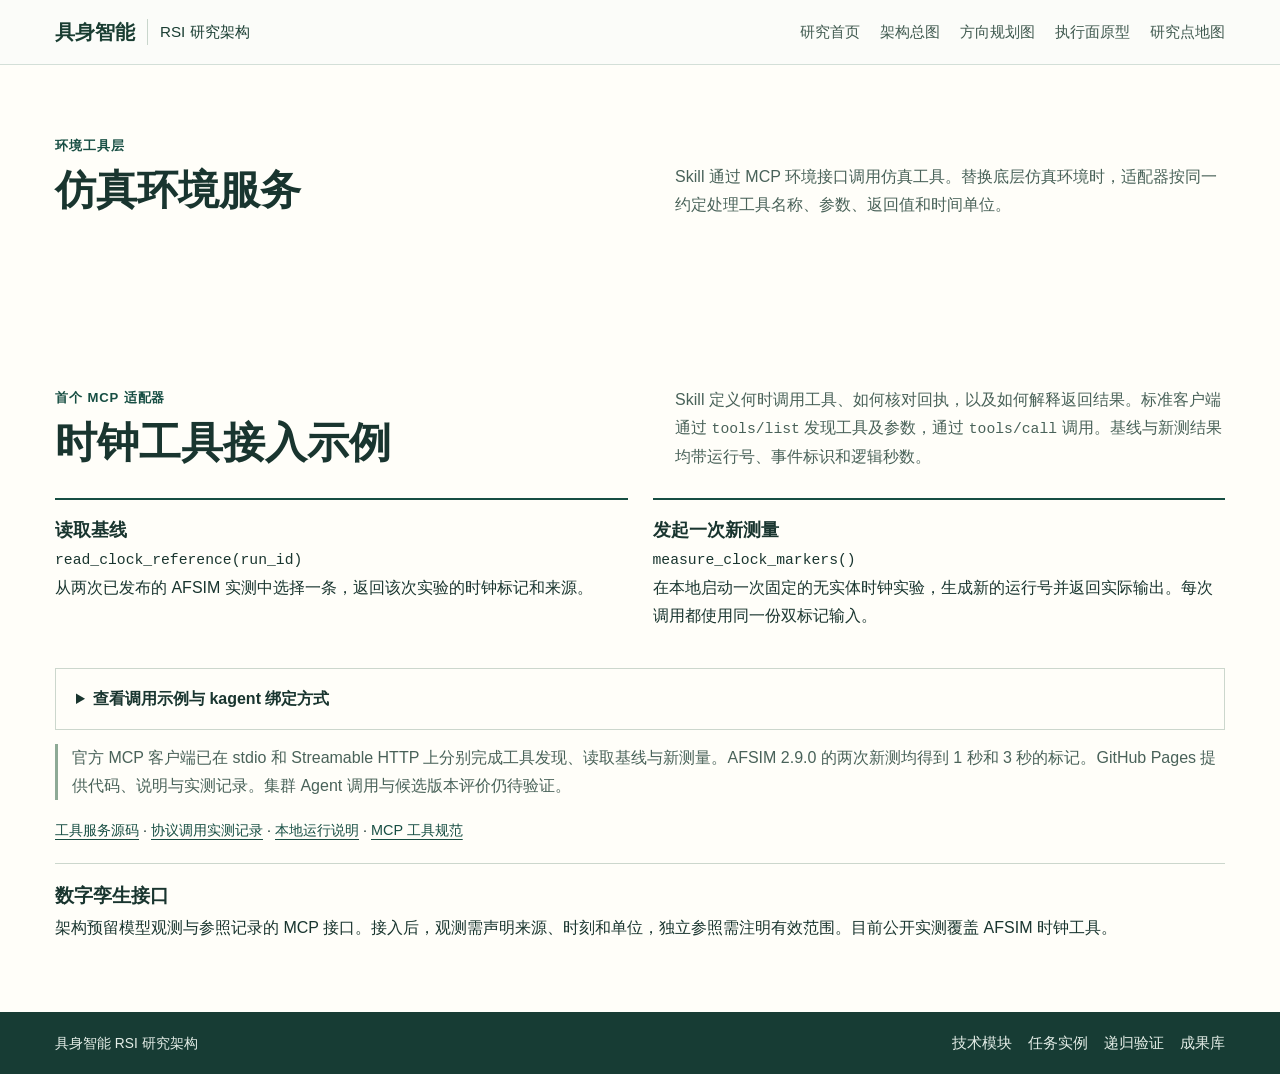
<file: environment.html>
<!doctype html>
<html lang="zh-CN"><head><meta charset="utf-8"><meta name="viewport" content="width=device-width,initial-scale=1">
<meta name="theme-color" content="#123c36"><meta name="description" content="可替换的仿真环境服务、MCP 接口、时钟工具实测与数字孪生接口。">
<title>环境工具层 · 具身智能 RSI</title>
<link rel="stylesheet" href="./framework.css">
<link rel="stylesheet" href="./embodied.css">
<link rel="stylesheet" href="./blueprint.css">
<link rel="stylesheet" href="./directions.css">
<link rel="stylesheet" href="./guide.css?v=overview-2">
</head>
<body id="top" data-page="environment"><a class="skip" href="#content">跳到正文</a>
<header class="site-guide"><div class="guide-wrap guide-bar"><a class="guide-brand" href="./index.html"><b>具身智能</b><span>RSI 研究架构</span></a><nav class="guide-nav" aria-label="主导航"><a href="./index.html">研究首页</a><a href="./architecture.html">架构总图</a><a href="./directions.html">方向规划图</a><a href="./execution.html">执行面原型</a><a href="./topics.html">研究点地图</a></nav></div></header>
<main id="content">
<section class="wrap section" id="simulation-service">
  <div class="section-head"><div><p class="kicker">环境工具层</p><h1 class="detail-heading">仿真环境服务</h1></div><p>Skill 通过 MCP 环境接口调用仿真工具。替换底层仿真环境时，适配器按同一约定处理工具名称、参数、返回值和时间单位。</p></div>
</section>
<section class="wrap section" id="tool-contract">
      <div class="section-head"><div><p class="kicker">首个 MCP 适配器</p><h2>时钟工具接入示例</h2></div><p>Skill 定义何时调用工具、如何核对回执，以及如何解释返回结果。标准客户端通过 <code>tools/list</code> 发现工具及参数，通过 <code>tools/call</code> 调用。基线与新测结果均带运行号、事件标识和逻辑秒数。</p></div>
      <div class="levels"><article><h3>读取基线</h3><code>read_clock_reference(run_id)</code><p>从两次已发布的 AFSIM 实测中选择一条，返回该次实验的时钟标记和来源。</p></article><article><h3>发起一次新测量</h3><code>measure_clock_markers()</code><p>在本地启动一次固定的无实体时钟实验，生成新的运行号并返回实际输出。每次调用都使用同一份双标记输入。</p></article></div>
      <details class="worked"><summary>查看调用示例与 kagent 绑定方式</summary><div><pre class="rpc"><code>{"jsonrpc":"2.0","id":3,"method":"tools/call",
 "params":{"name":"measure_clock_markers","arguments":{}}}</code></pre><p>测量 Skill 先读取基线，再发起新测量，逐项对照标记和时间。kagent 的声明式 Agent 通过 <code>mcpServer.toolNames</code> 绑定这两个名称。集群接入需提供可达的 Streamable HTTP 服务，运行记录通过实例编号和调用标识关联工具回执。</p></div></details>
      <p class="evidence-status">官方 MCP 客户端已在 stdio 和 Streamable HTTP 上分别完成工具发现、读取基线与新测量。AFSIM 2.9.0 的两次新测均得到 1 秒和 3 秒的标记。GitHub Pages 提供代码、说明与实测记录。集群 Agent 调用与候选版本评价仍待验证。</p>
      <p class="asset-link"><a href="./clock_mcp.py" download>工具服务源码</a> · <a href="./mcp-clock-test.json" download>协议调用实测记录</a> · <a href="https://github.com/Admire-ljb/embodied-rsi-atlas#运行-mcp-时钟工具">本地运行说明</a> · <a href="https://modelcontextprotocol.io/specification/2025-11-25/server/tools">MCP 工具规范</a></p>
    <article class="twin-note" id="digital-twin"><h2>数字孪生接口</h2><p>架构预留模型观测与参照记录的 MCP 接口。接入后，观测需声明来源、时刻和单位，独立参照需注明有效范围。目前公开实测覆盖 AFSIM 时钟工具。</p></article></section>
</main>
<footer class="site-foot"><div class="guide-wrap"><span>具身智能 RSI 研究架构</span><nav aria-label="技术资料"><a href="./modules.html">技术模块</a><a href="./cases.html">任务实例</a><a href="./recursion.html">递归验证</a><a href="./assets.html">成果库</a></nav></div></footer>
</body></html>
</file>
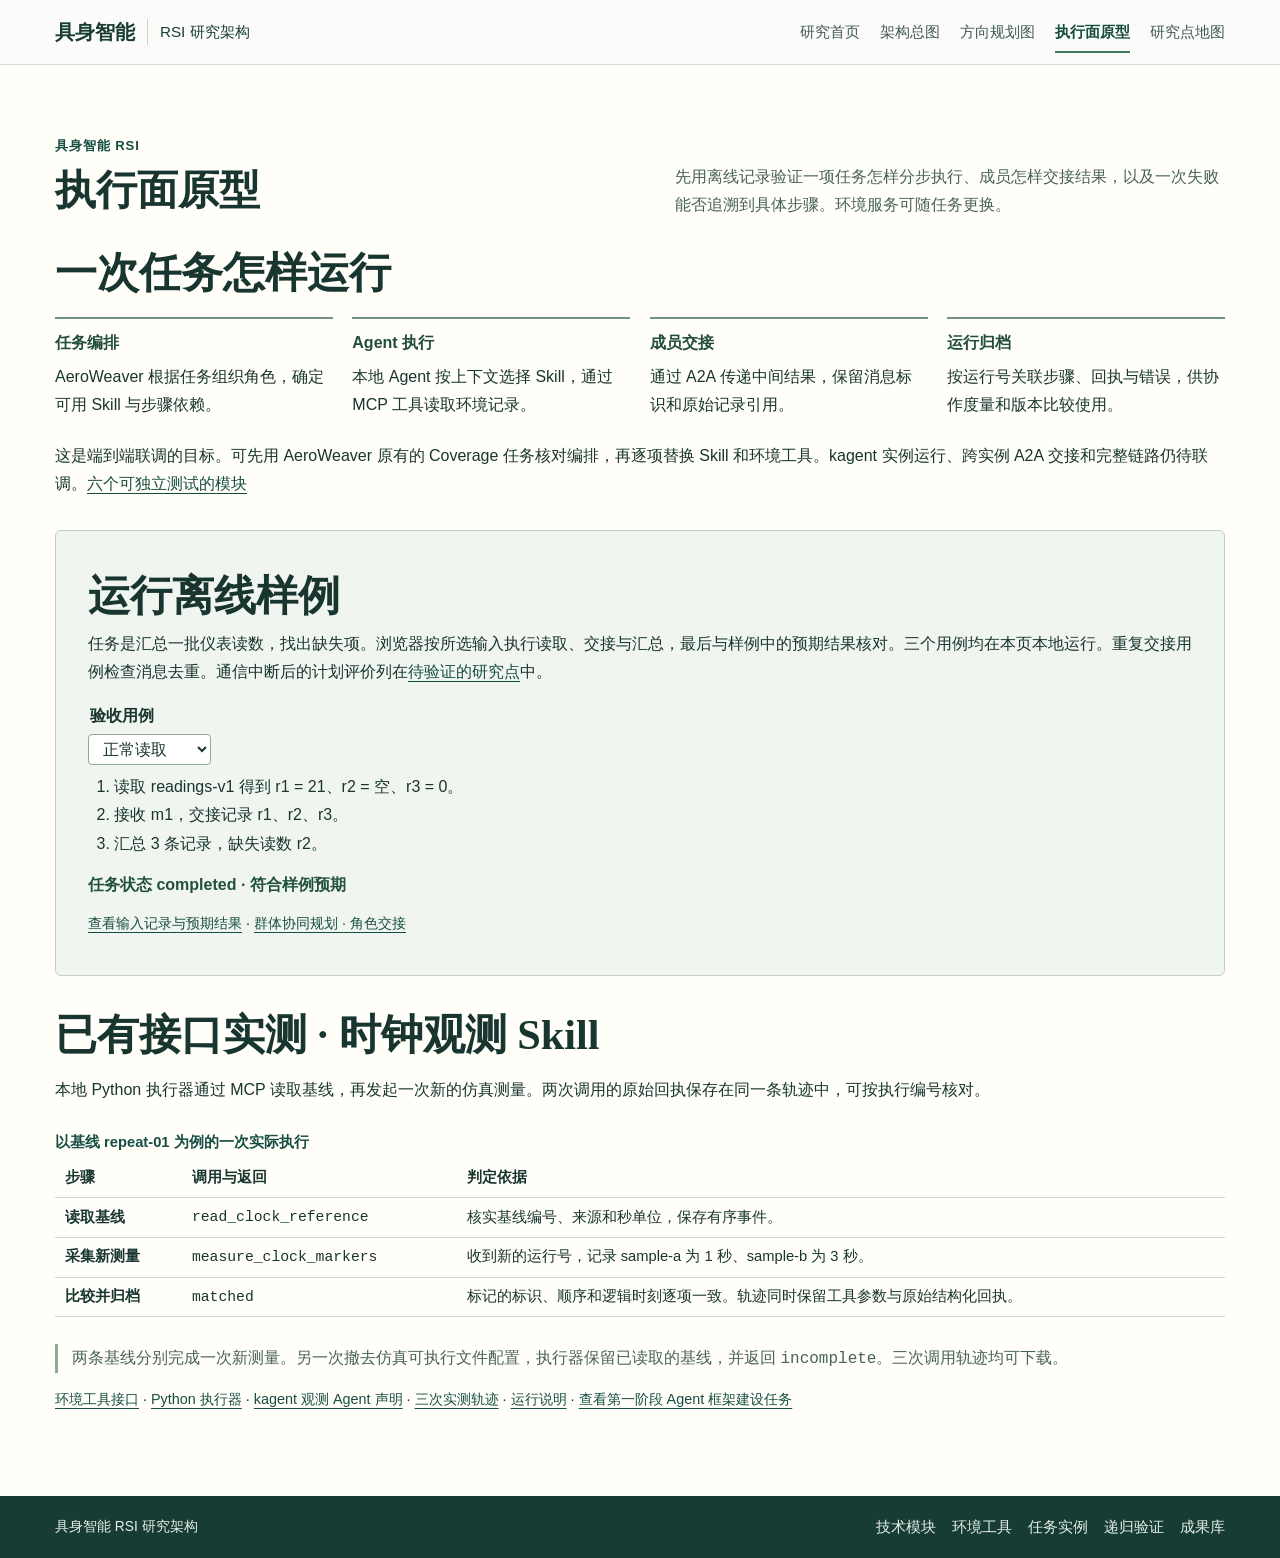
<file: execution.html>
<!doctype html>
<html lang="zh-CN"><head><meta charset="utf-8"><meta name="viewport" content="width=device-width,initial-scale=1">
<meta name="theme-color" content="#123c36"><meta name="description" content="执行面如何编排 Agent、调用 Skill、交接结果。运行离线验收样例，查看 MCP 实测记录与端到端联调方案。">
<title>执行面原型 · 具身智能 RSI</title>
<link rel="stylesheet" href="./framework.css">
<link rel="stylesheet" href="./embodied.css">
<link rel="stylesheet" href="./blueprint.css">
<link rel="stylesheet" href="./directions.css">
<link rel="stylesheet" href="./guide.css?v=overview-2">
<link rel="stylesheet" href="./execution.css">
<script src="./offline-example.js" defer></script>
</head>
<body id="top" data-page="execution"><a class="skip" href="#content">跳到正文</a>
<header class="site-guide"><div class="guide-wrap guide-bar"><a class="guide-brand" href="./index.html"><b>具身智能</b><span>RSI 研究架构</span></a><nav class="guide-nav" aria-label="主导航"><a href="./index.html">研究首页</a><a href="./architecture.html">架构总图</a><a href="./directions.html">方向规划图</a><a href="./execution.html" aria-current="page">执行面原型</a><a href="./topics.html">研究点地图</a></nav></div></header>
<main id="content">
<section class="wrap section" id="execution-prototype">
  <div class="section-head"><div><p class="kicker">具身智能 RSI</p><h1 class="detail-heading">执行面原型</h1></div><p>先用离线记录验证一项任务怎样分步执行、成员怎样交接结果，以及一次失败能否追溯到具体步骤。环境服务可随任务更换。</p></div>
  <h2>一次任务怎样运行</h2>
  <ol class="execution-flow">
    <li><strong>任务编排</strong><p>AeroWeaver 根据任务组织角色，确定可用 Skill 与步骤依赖。</p></li>
    <li><strong>Agent 执行</strong><p>本地 Agent 按上下文选择 Skill，通过 MCP 工具读取环境记录。</p></li>
    <li><strong>成员交接</strong><p>通过 A2A 传递中间结果，保留消息标识和原始记录引用。</p></li>
    <li><strong>运行归档</strong><p>按运行号关联步骤、回执与错误，供协作度量和版本比较使用。</p></li>
  </ol>
  <p>这是端到端联调的目标。可先用 AeroWeaver 原有的 Coverage 任务核对编排，再逐项替换 Skill 和环境工具。kagent 实例运行、跨实例 A2A 交接和完整链路仍待联调。<a href="./directions.html#execution-work">六个可独立测试的模块</a></p>
  <article id="offline-example" class="example-panel">
    <h2>运行离线样例</h2>
    <p>任务是汇总一批仪表读数，找出缺失项。浏览器按所选输入执行读取、交接与汇总，最后与样例中的预期结果核对。三个用例均在本页本地运行。重复交接用例检查消息去重。通信中断后的计划评价列在<a href="./topics.html#topic-interruption">待验证的研究点</a>中。</p>
    <fieldset hidden><legend>验收用例</legend><select aria-label="选择验收用例"></select></fieldset>
    <div aria-live="polite"><ol></ol><output></output></div>
    <noscript><p>启用 JavaScript 可运行交互样例。</p></noscript>
    <p class="asset-link"><a href="./module-acceptance-v1.json">查看输入记录与预期结果</a> · <a href="./topics.html#topic-roles">群体协同规划 · 角色交接</a></p>
  </article>
  <section id="clock-skill"><h2>已有接口实测 · 时钟观测 Skill</h2>
    <p>本地 Python 执行器通过 MCP 读取基线，再发起一次新的仿真测量。两次调用的原始回执保存在同一条轨迹中，可按执行编号核对。</p>
      <div class="table-scroll"><table><caption>以基线 repeat-01 为例的一次实际执行</caption><thead><tr><th scope="col">步骤</th><th scope="col">调用与返回</th><th scope="col">判定依据</th></tr></thead><tbody><tr><th scope="row">读取基线</th><td><code>read_clock_reference</code></td><td>核实基线编号、来源和秒单位，保存有序事件。</td></tr><tr><th scope="row">采集新测量</th><td><code>measure_clock_markers</code></td><td>收到新的运行号，记录 sample-a 为 1 秒、sample-b 为 3 秒。</td></tr><tr><th scope="row">比较并归档</th><td><code>matched</code></td><td>标记的标识、顺序和逻辑时刻逐项一致。轨迹同时保留工具参数与原始结构化回执。</td></tr></tbody></table></div>
      <p class="evidence-status">两条基线分别完成一次新测量。另一次撤去仿真可执行文件配置，执行器保留已读取的基线，并返回 <code>incomplete</code>。三次调用轨迹均可下载。</p>
      <p class="asset-link"><a href="./environment.html">环境工具接口</a> · <a href="./run_clock_skill.py" download>Python 执行器</a> · <a href="./clock-observer.yaml" download>kagent 观测 Agent 声明</a> · <a href="./execution-traces.json">三次实测轨迹</a> · <a href="https://github.com/Admire-ljb/embodied-rsi-atlas#本地运行执行面原型">运行说明</a> · <a href="./directions.html?v=parallel-modules-1#execution-work">查看第一阶段 Agent 框架建设任务</a></p>
  </section>
    </section>
</main>
<footer class="site-foot"><div class="guide-wrap"><span>具身智能 RSI 研究架构</span><nav aria-label="技术资料"><a href="./modules.html">技术模块</a><a href="./environment.html">环境工具</a><a href="./cases.html">任务实例</a><a href="./recursion.html">递归验证</a><a href="./assets.html">成果库</a></nav></div></footer>
</body></html>
</file>
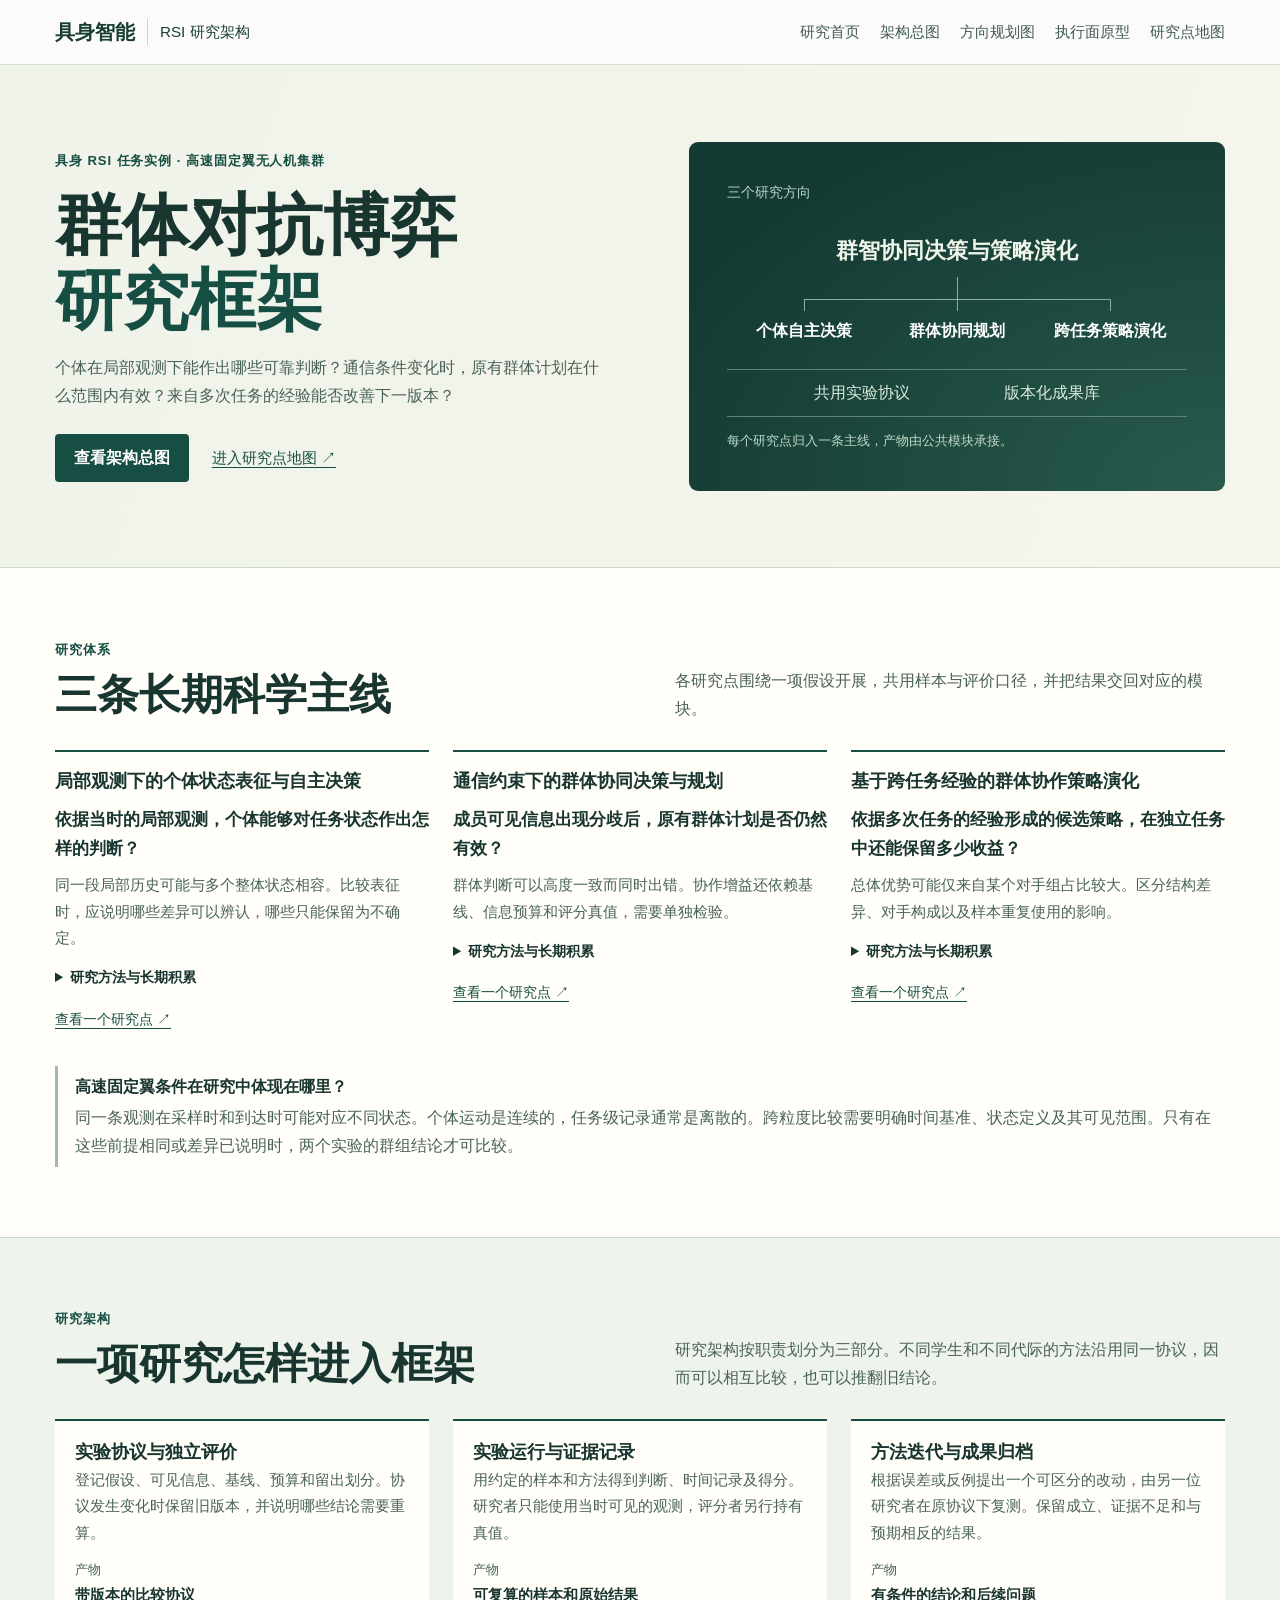
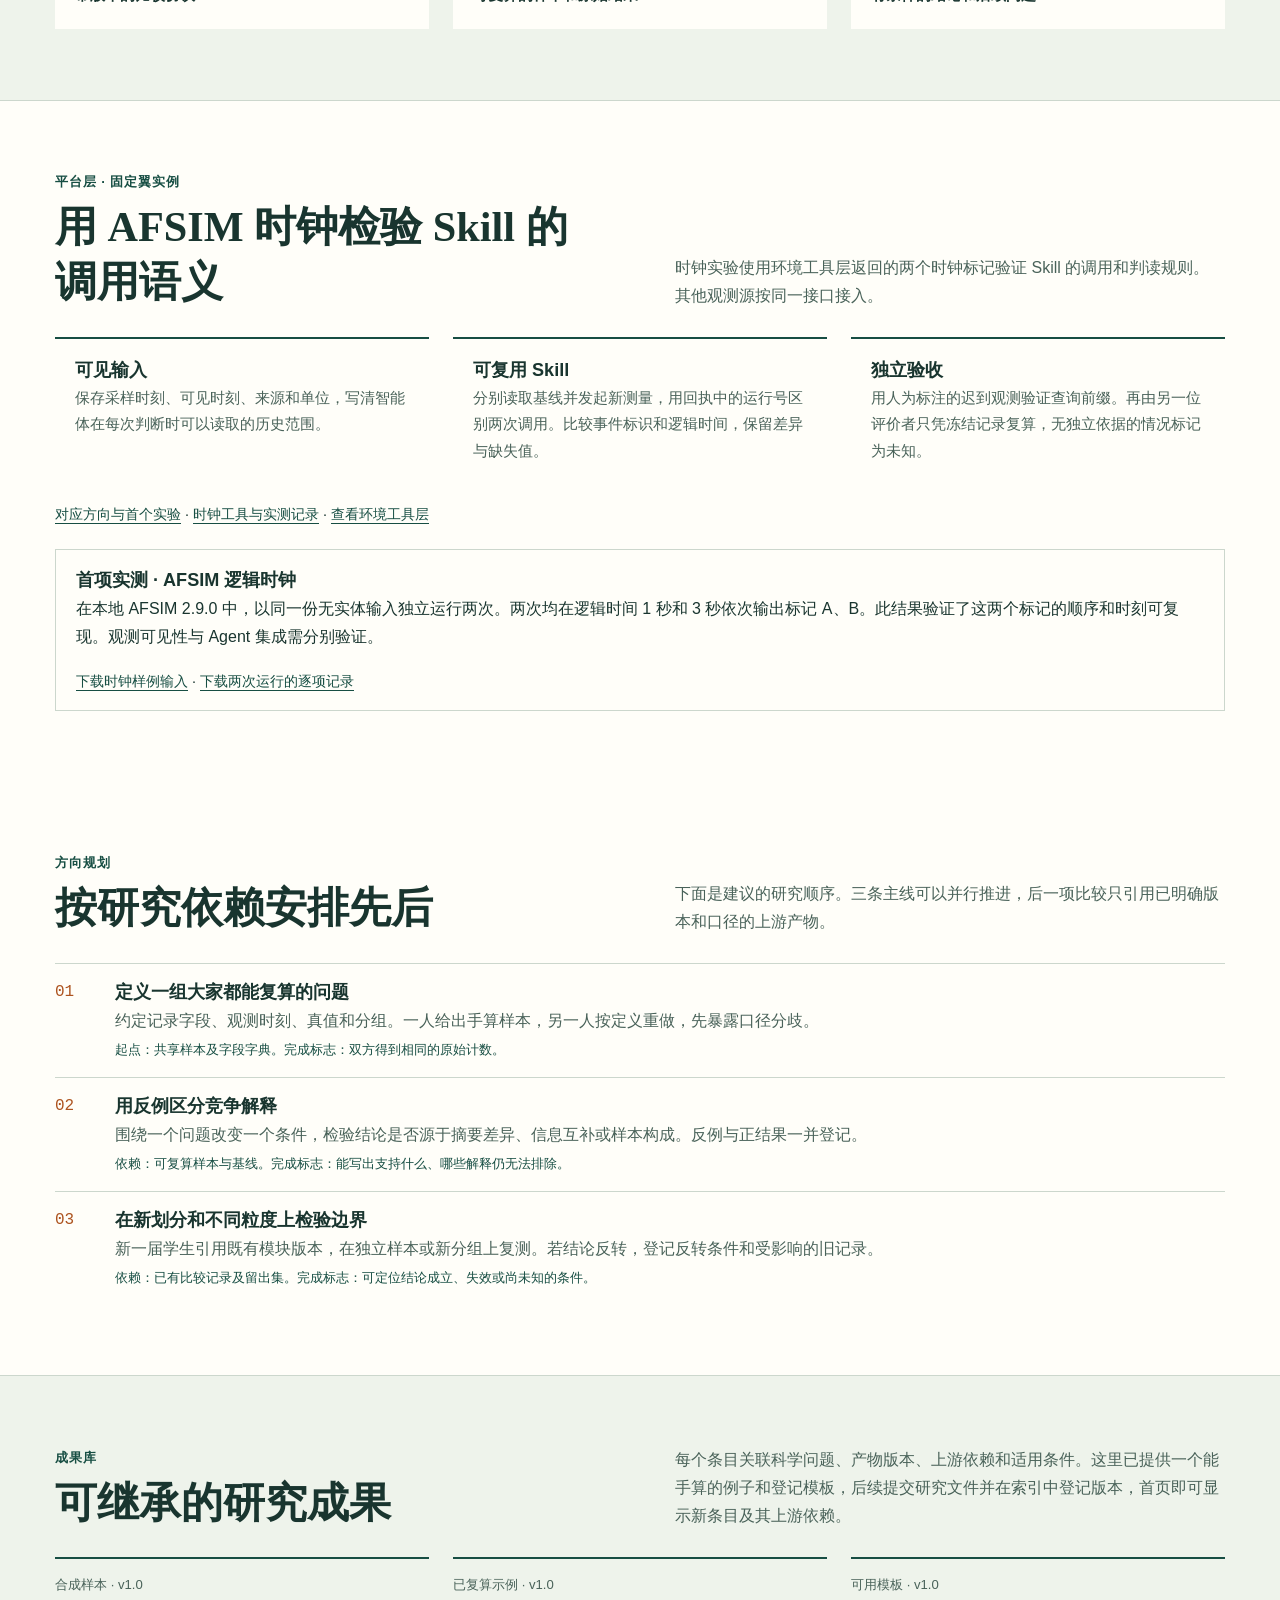
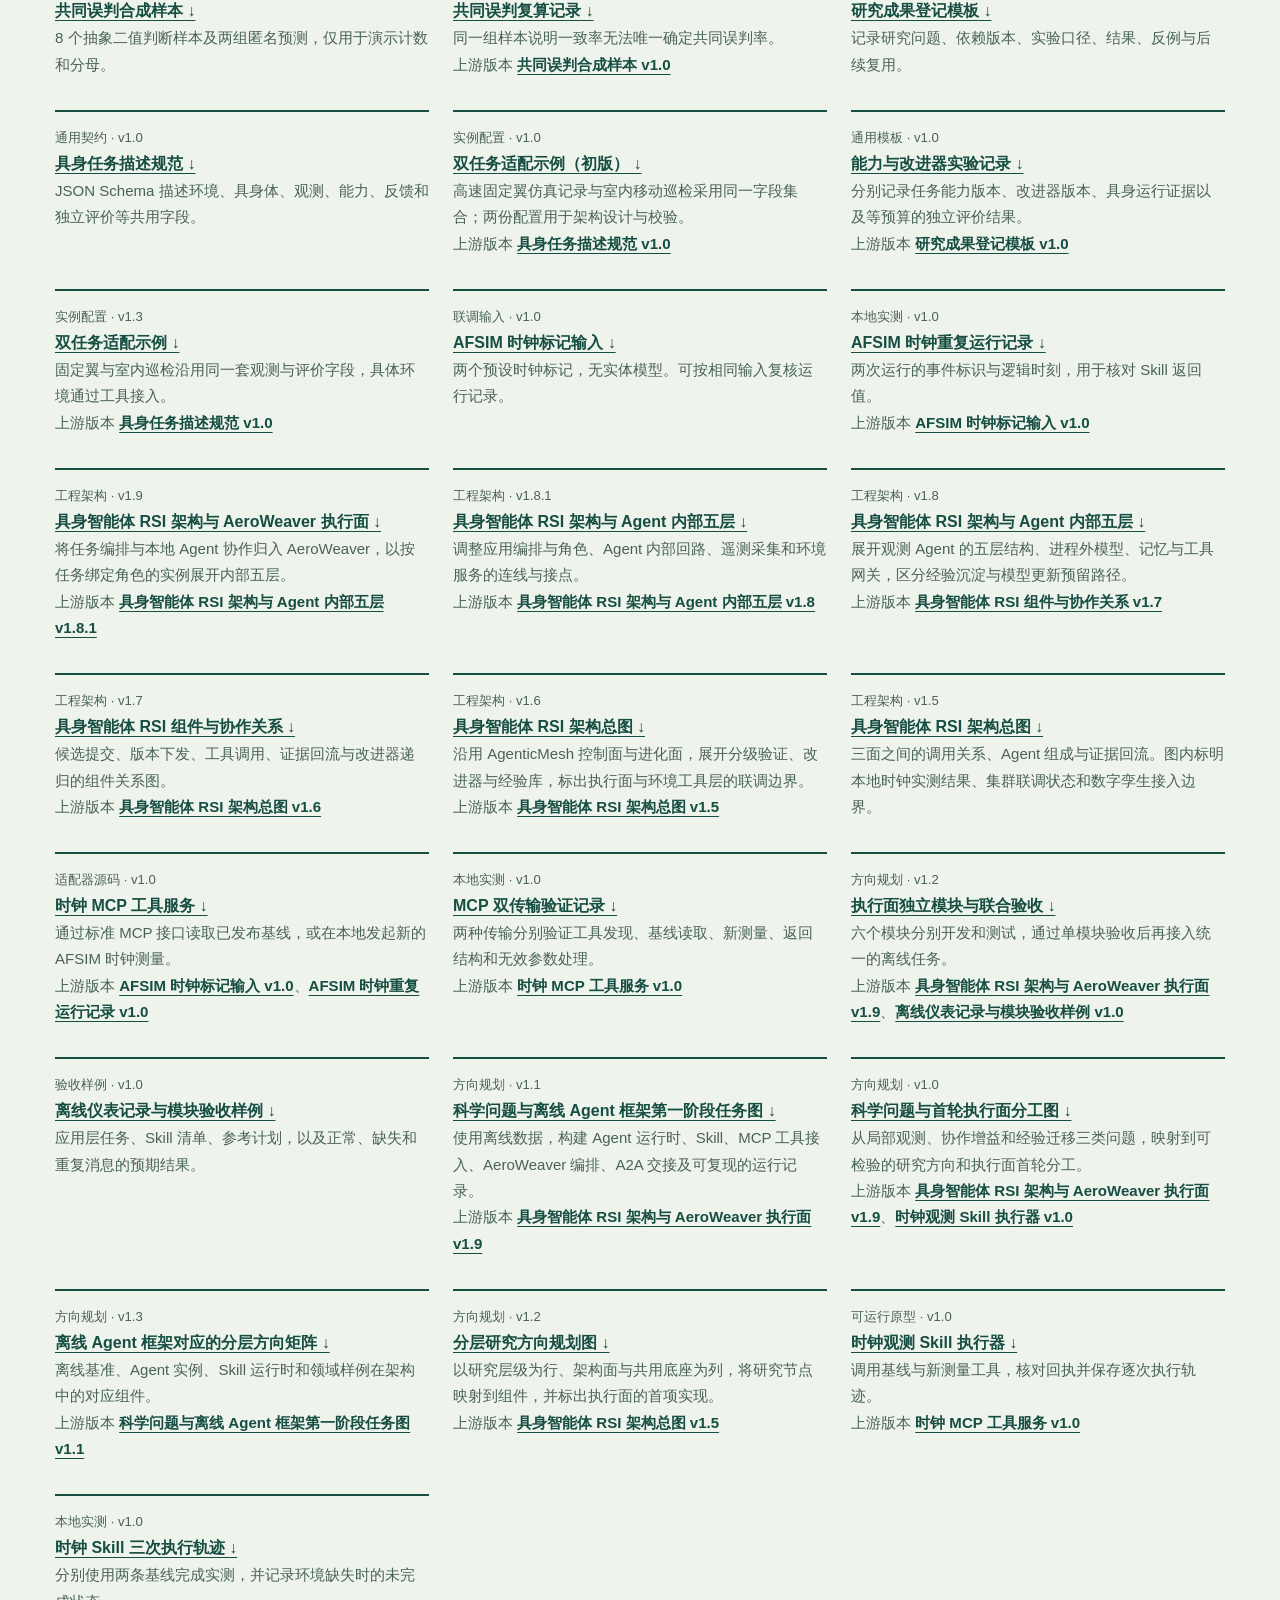
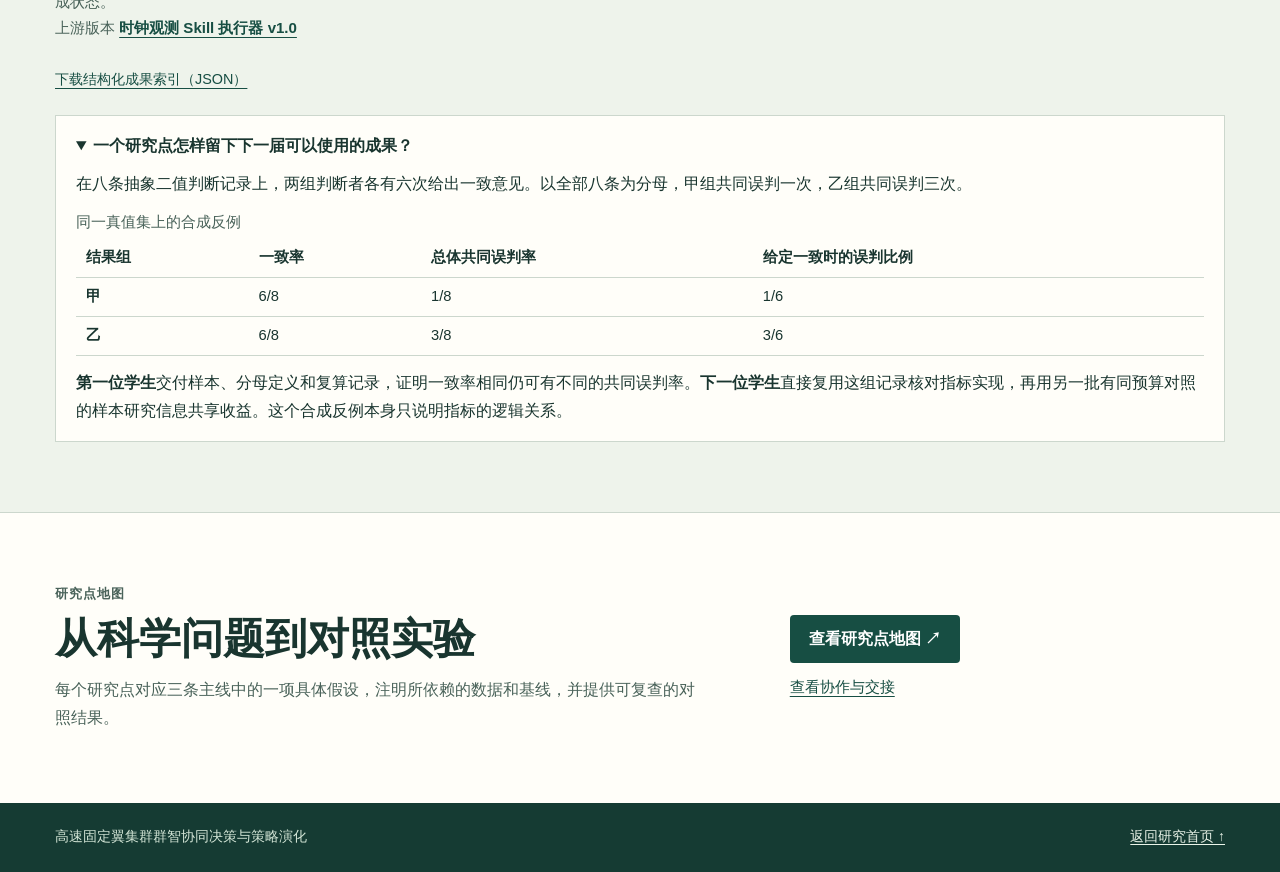
<file: fixed-wing.html>
<!doctype html>
<html lang="zh-CN">
<head>
  <meta charset="utf-8">
  <meta name="viewport" content="width=device-width, initial-scale=1">
  <meta name="theme-color" content="#123c36">
  <meta name="description" content="高速固定翼无人机集群群体对抗博弈研究框架：长期科学问题、实验架构、方向规划、研究成果库和三个方向的研究点。">
  <title>高速固定翼无人机集群群体对抗博弈研究框架</title>
  <link rel="stylesheet" href="./framework.css">
  <script src="./framework.js?v=overview-2" defer></script>
  <link rel="stylesheet" href="./guide.css?v=overview-2">
</head>
<body id="top" data-page="fixed-wing">
  <a class="skip" href="#framework">跳到研究体系</a>
  <header class="site-guide"><div class="guide-wrap guide-bar"><a class="guide-brand" href="./index.html"><b>具身智能</b><span>RSI 研究架构</span></a><nav class="guide-nav" aria-label="主导航"><a href="./index.html">研究首页</a><a href="./architecture.html">架构总图</a><a href="./directions.html">方向规划图</a><a href="./execution.html">执行面原型</a><a href="./topics.html">研究点地图</a></nav></div></header>
  <main>
    <section class="lead"><div class="wrap lead-inner">
      <div><p class="kicker">具身 RSI 任务实例 · 高速固定翼无人机集群</p><h1>群体对抗博弈<br><em>研究框架</em></h1>
        <p class="intro">个体在局部观测下能作出哪些可靠判断？通信条件变化时，原有群体计划在什么范围内有效？来自多次任务的经验能否改善下一版本？</p>
        <div class="actions"><a class="button" href="./architecture.html">查看架构总图</a><a class="text-link" href="./topics.html#topics">进入研究点地图 ↗</a></div>
      </div>
      <figure class="hero-map"><figcaption>三个研究方向</figcaption>
        <div class="map-root">群智协同决策与策略演化</div>
        <div class="map-branches"><a href="#representation"><b>个体自主决策</b></a><a href="#measurement"><b>群体协同规划</b></a><a href="#generalization"><b>跨任务策略演化</b></a></div>
        <div class="map-floor"><span>共用实验协议</span><span>版本化成果库</span></div>
        <p>每个研究点归入一条主线，产物由公共模块承接。</p>
      </figure>
    </div></section>
    <section class="wrap section" id="framework">
      <div class="section-head"><div><p class="kicker">研究体系</p><h2>三条长期科学主线</h2></div><p>各研究点围绕一项假设开展，共用样本与评价口径，并把结果交回对应的模块。</p></div>
      <div class="tracks">
        <article id="representation" class="track">
          <h3>局部观测下的个体状态表征与自主决策</h3><p class="big-q">依据当时的局部观测，个体能够对任务状态作出怎样的判断？</p><p>同一段局部历史可能与多个整体状态相容。比较表征时，应说明哪些差异可以辨认，哪些只能保留为不确定。</p>
          <details><summary>研究方法与长期积累</summary><p>在单机任务上固定可见观测，用独立标注比较不同摘要所支持的个体判断，保留缺测与冲突的样本。</p><p><strong>观测表征库</strong>收录观测字典、含时间与来源的样本、状态不可区分的反例。</p></details>
          <a href="./topics.html#topic-individual">查看一个研究点 ↗</a>
        </article>
        <article id="measurement" class="track">
          <h3>通信约束下的群体协同决策与规划</h3><p class="big-q">成员可见信息出现分歧后，原有群体计划是否仍然有效？</p><p>群体判断可以高度一致而同时出错。协作增益还依赖基线、信息预算和评分真值，需要单独检验。</p>
          <details><summary>研究方法与长期积累</summary><p>先在可手算的样本上区分一致、正确和共同误判，再在相同样本和相同信息预算下估计配对收益差。</p><p><strong>群体度量库</strong>收录指标定义、分母约定、配对评价协议、负例与独立复算记录。</p></details>
          <a href="./topics.html#topic-interruption">查看一个研究点 ↗</a>
        </article>
        <article id="generalization" class="track">
          <h3>基于跨任务经验的群体协作策略演化</h3><p class="big-q">依据多次任务的经验形成的候选策略，在独立任务中还能保留多少收益？</p><p>总体优势可能仅来自某个对手组占比较大。区分结构差异、对手构成以及样本重复使用的影响。</p>
          <details><summary>研究方法与长期积累</summary><p>在相同观察条件下比较给定版本，对熟悉组和留出组分别核算收益和波动，定位排序保持或反转的条件。</p><p><strong>比较基线库</strong>收录对手分组、策略版本索引、对照结果及适用范围。</p></details>
          <a href="./topics.html#topic-update">查看一个研究点 ↗</a>
        </article>
      </div>
      <aside class="domain"><strong>高速固定翼条件在研究中体现在哪里？</strong><p>同一条观测在采样时和到达时可能对应不同状态。个体运动是连续的，任务级记录通常是离散的。跨粒度比较需要明确时间基准、状态定义及其可见范围。只有在这些前提相同或差异已说明时，两个实验的群组结论才可比较。</p></aside>
    </section>
    <section class="band" id="architecture"><div class="wrap section">
      <div class="section-head"><div><p class="kicker">研究架构</p><h2>一项研究怎样进入框架</h2></div><p>研究架构按职责划分为三部分。不同学生和不同代际的方法沿用同一协议，因而可以相互比较，也可以推翻旧结论。</p></div>
      <div class="planes">
        <article><h3>实验协议与独立评价</h3><p>登记假设、可见信息、基线、预算和留出划分。协议发生变化时保留旧版本，并说明哪些结论需要重算。</p><small>产物</small><b>带版本的比较协议</b></article>
        <article><h3>实验运行与证据记录</h3><p>用约定的样本和方法得到判断、时间记录及得分。研究者只能使用当时可见的观测，评分者另行持有真值。</p><small>产物</small><b>可复算的样本和原始结果</b></article>
        <article><h3>方法迭代与成果归档</h3><p>根据误差或反例提出一个可区分的改动，由另一位研究者在原协议下复测。保留成立、证据不足和与预期相反的结果。</p><small>产物</small><b>有条件的结论和后续问题</b></article>
      </div>
    </div></section>
    <section class="wrap section" id="integration" aria-labelledby="integration-title">
      <div class="section-head"><div><p class="kicker">平台层 · 固定翼实例</p><h2 id="integration-title">用 AFSIM 时钟检验 Skill 的调用语义</h2></div><p>时钟实验使用环境工具层返回的两个时钟标记验证 Skill 的调用和判读规则。其他观测源按同一接口接入。</p></div>
      <div class="planes"><article><h3>可见输入</h3><p>保存采样时刻、可见时刻、来源和单位，写清智能体在每次判断时可以读取的历史范围。</p></article><article><h3>可复用 Skill</h3><p>分别读取基线并发起新测量，用回执中的运行号区别两次调用。比较事件标识和逻辑时间，保留差异与缺失值。</p></article><article><h3>独立验收</h3><p>用人为标注的迟到观测验证查询前缀。再由另一位评价者只凭冻结记录复算，无独立依据的情况标记为未知。</p></article></div>
      <p class="asset-link"><a href="./studies.html#observation">对应方向与首个实验</a> · <a href="./environment.html#tool-contract">时钟工具与实测记录</a> · <a href="./architecture.html#environment-tools">查看环境工具层</a></p>
      <div class="worked" id="clock-check"><h3>首项实测 · AFSIM 逻辑时钟</h3><p>在本地 AFSIM 2.9.0 中，以同一份无实体输入独立运行两次。两次均在逻辑时间 1 秒和 3 秒依次输出标记 A、B。此结果验证了这两个标记的顺序和时刻可复现。观测可见性与 Agent 集成需分别验证。</p><p class="asset-link"><a href="./afsim-clock-input.txt" download>下载时钟样例输入</a> · <a href="./afsim-clock-check.json" download>下载两次运行的逐项记录</a></p></div>
    </section>
    <section class="wrap section" id="roadmap">
      <div class="section-head"><div><p class="kicker">方向规划</p><h2>按研究依赖安排先后</h2></div><p>下面是建议的研究顺序。三条主线可以并行推进，后一项比较只引用已明确版本和口径的上游产物。</p></div>
      <ol class="road">
        <li><div><h3>定义一组大家都能复算的问题</h3><p>约定记录字段、观测时刻、真值和分组。一人给出手算样本，另一人按定义重做，先暴露口径分歧。</p><small>起点：共享样本及字段字典。完成标志：双方得到相同的原始计数。</small></div></li>
        <li><div><h3>用反例区分竞争解释</h3><p>围绕一个问题改变一个条件，检验结论是否源于摘要差异、信息互补或样本构成。反例与正结果一并登记。</p><small>依赖：可复算样本与基线。完成标志：能写出支持什么、哪些解释仍无法排除。</small></div></li>
        <li><div><h3>在新划分和不同粒度上检验边界</h3><p>新一届学生引用既有模块版本，在独立样本或新分组上复测。若结论反转，登记反转条件和受影响的旧记录。</p><small>依赖：已有比较记录及留出集。完成标志：可定位结论成立、失效或尚未知的条件。</small></div></li>
      </ol>
    </section>
    <section class="band" id="assets"><div class="wrap section">
      <div class="section-head"><div><p class="kicker">成果库</p><h2>可继承的研究成果</h2></div><p>每个条目关联科学问题、产物版本、上游依赖和适用条件。这里已提供一个能手算的例子和登记模板，后续提交研究文件并在索引中登记版本，首页即可显示新条目及其上游依赖。</p></div>
      <div class="asset-list">
        <div><span>合成样本 · v1.0</span><a href="./consensus-example.csv" download>共同误判合成样本 ↓</a><p>8 个抽象二值判断样本及两组匿名预测，仅用于演示计数和分母。</p></div>
        <div><span>已复算示例 · v1.0</span><a href="./consensus-note.txt" download="consensus-note.md">共同误判复算记录 ↓</a><p>同一组样本说明一致率无法唯一确定共同误判率。</p></div>
        <div><span>可用模板 · v1.0</span><a href="./research-record.txt" download="research-record.md">研究成果登记模板 ↓</a><p>记录研究问题、依赖版本、实验口径、结果、反例与后续复用。</p></div>
      </div><p class="asset-link"><a href="./research-assets.json" download>下载结构化成果索引（JSON）</a></p>
      <details class="worked" id="example" open><summary>一个研究点怎样留下下一届可以使用的成果？</summary>
        <div><p>在八条抽象二值判断记录上，两组判断者各有六次给出一致意见。以全部八条为分母，甲组共同误判一次，乙组共同误判三次。</p>
          <div class="table-scroll"><table><caption>同一真值集上的合成反例</caption><thead><tr><th scope="col">结果组</th><th scope="col">一致率</th><th scope="col">总体共同误判率</th><th scope="col">给定一致时的误判比例</th></tr></thead><tbody><tr><th scope="row">甲</th><td>6/8</td><td>1/8</td><td>1/6</td></tr><tr><th scope="row">乙</th><td>6/8</td><td>3/8</td><td>3/6</td></tr></tbody></table></div>
          <p><strong>第一位学生</strong>交付样本、分母定义和复算记录，证明一致率相同仍可有不同的共同误判率。<strong>下一位学生</strong>直接复用这组记录核对指标实现，再用另一批有同预算对照的样本研究信息共享收益。这个合成反例本身只说明指标的逻辑关系。</p>
        </div>
      </details>
    </div></section>
    <section id="topics" class="wrap section students">
      <div><p class="kicker">研究点地图</p><h2>从科学问题到对照实验</h2><p>每个研究点对应三条主线中的一项具体假设，注明所依赖的数据和基线，并提供可复查的对照结果。</p></div>
      <div><a class="button" href="./topics.html#topics">查看研究点地图 ↗</a><a class="text-link" href="./topics.html#evidence">查看协作与交接</a></div>
    </section>
  </main>
  <footer><div class="wrap bar"><span>高速固定翼集群群智协同决策与策略演化</span><a href="./index.html">返回研究首页 ↑</a></div></footer>
</body>
</html>
</file>
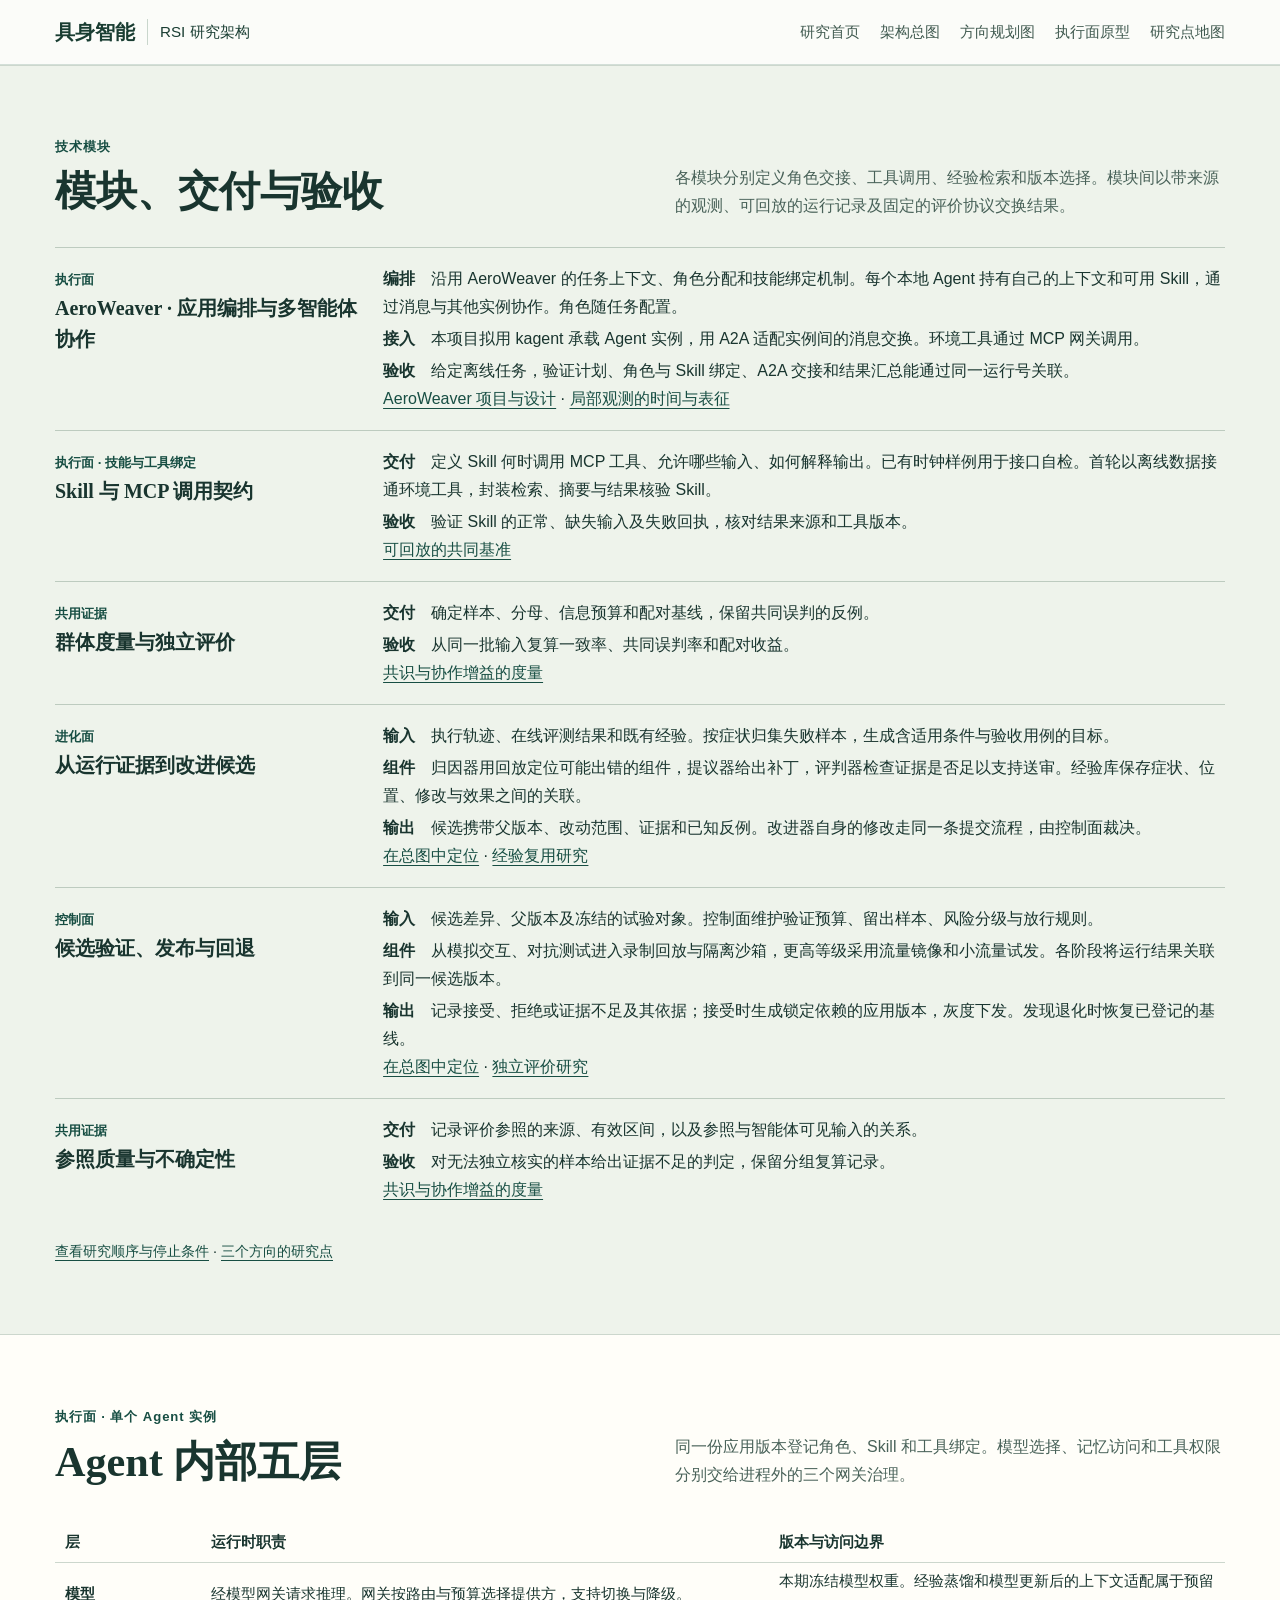
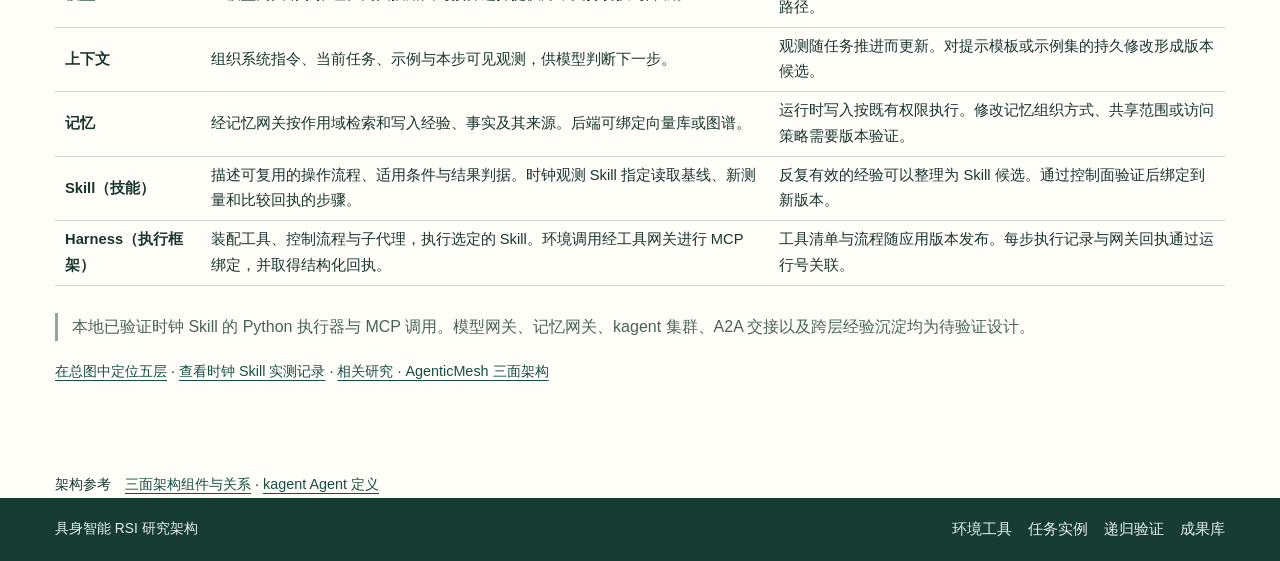
<file: modules.html>
<!doctype html>
<html lang="zh-CN"><head><meta charset="utf-8"><meta name="viewport" content="width=device-width,initial-scale=1">
<meta name="theme-color" content="#123c36"><meta name="description" content="组件职责、接口语义、交付物与验收依据。">
<title>技术模块 · 具身智能 RSI</title>
<link rel="stylesheet" href="./framework.css">
<link rel="stylesheet" href="./embodied.css">
<link rel="stylesheet" href="./blueprint.css">
<link rel="stylesheet" href="./directions.css">
<link rel="stylesheet" href="./guide.css?v=overview-2">
</head>
<body id="top" data-page="modules"><a class="skip" href="#content">跳到正文</a>
<header class="site-guide"><div class="guide-wrap guide-bar"><a class="guide-brand" href="./index.html"><b>具身智能</b><span>RSI 研究架构</span></a><nav class="guide-nav" aria-label="主导航"><a href="./index.html">研究首页</a><a href="./architecture.html">架构总图</a><a href="./directions.html">方向规划图</a><a href="./execution.html">执行面原型</a><a href="./topics.html">研究点地图</a></nav></div></header>
<main id="content">
<section class="band" id="engineering"><div class="wrap section">
      <div class="section-head" id="research"><div><p class="kicker">技术模块</p><h1 class="detail-heading">模块、交付与验收</h1></div><p>各模块分别定义角色交接、工具调用、经验检索和版本选择。模块间以带来源的观测、可回放的运行记录及固定的评价协议交换结果。</p></div>
      <div class="work-list">
<article id="work-runtime"><div><small>执行面</small><h3 id="aeroweaver">AeroWeaver · 应用编排与多智能体协作</h3></div><div><p><b>编排</b>　沿用 AeroWeaver 的任务上下文、角色分配和技能绑定机制。每个本地 Agent 持有自己的上下文和可用 Skill，通过消息与其他实例协作。角色随任务配置。</p><p><b>接入</b>　本项目拟用 kagent 承载 Agent 实例，用 A2A 适配实例间的消息交换。环境工具通过 MCP 网关调用。</p><p><b>验收</b>　给定离线任务，验证计划、角色与 Skill 绑定、A2A 交接和结果汇总能通过同一运行号关联。</p><a href="https://admire-ljb.github.io/AeroWeaver/">AeroWeaver 项目与设计</a> · <a href="./studies.html#observation">局部观测的时间与表征</a></div></article>
<article id="work-tools"><div><small>执行面 · 技能与工具绑定</small><h3>Skill 与 MCP 调用契约</h3></div><div><p><b>交付</b>　定义 Skill 何时调用 MCP 工具、允许哪些输入、如何解释输出。已有时钟样例用于接口自检。首轮以离线数据接通环境工具，封装检索、摘要与结果核验 Skill。</p><p><b>验收</b>　验证 Skill 的正常、缺失输入及失败回执，核对结果来源和工具版本。</p><a href="./studies.html#basis">可回放的共同基准</a></div></article>
<article id="work-eval"><div><small>共用证据</small><h3>群体度量与独立评价</h3></div><div><p><b>交付</b>　确定样本、分母、信息预算和配对基线，保留共同误判的反例。</p><p><b>验收</b>　从同一批输入复算一致率、共同误判率和配对收益。</p><a href="./studies.html#cooperation">共识与协作增益的度量</a></div></article>
<article id="work-evolve"><div><small>进化面</small><h3>从运行证据到改进候选</h3></div><div><p><b>输入</b>　执行轨迹、在线评测结果和既有经验。按症状归集失败样本，生成含适用条件与验收用例的目标。</p><p><b>组件</b>　归因器用回放定位可能出错的组件，提议器给出补丁，评判器检查证据是否足以支持送审。经验库保存症状、位置、修改与效果之间的关联。</p><p><b>输出</b>　候选携带父版本、改动范围、证据和已知反例。改进器自身的修改走同一条提交流程，由控制面裁决。</p><a href="./architecture.html#evolution">在总图中定位</a> · <a href="./studies.html#skill">经验复用研究</a></div></article>
<article id="work-release"><div><small>控制面</small><h3>候选验证、发布与回退</h3></div><div><p><b>输入</b>　候选差异、父版本及冻结的试验对象。控制面维护验证预算、留出样本、风险分级与放行规则。</p><p><b>组件</b>　从模拟交互、对抗测试进入录制回放与隔离沙箱，更高等级采用流量镜像和小流量试发。各阶段将运行结果关联到同一候选版本。</p><p><b>输出</b>　记录接受、拒绝或证据不足及其依据；接受时生成锁定依赖的应用版本，灰度下发。发现退化时恢复已登记的基线。</p><a href="./architecture.html#control">在总图中定位</a> · <a href="./studies.html#evaluation">独立评价研究</a></div></article>
<article id="work-twin"><div><small>共用证据</small><h3>参照质量与不确定性</h3></div><div><p><b>交付</b>　记录评价参照的来源、有效区间，以及参照与智能体可见输入的关系。</p><p><b>验收</b>　对无法独立核实的样本给出证据不足的判定，保留分组复算记录。</p><a href="./studies.html#cooperation">共识与协作增益的度量</a></div></article></div>
<p class="asset-link"><a href="./directions.html">查看研究顺序与停止条件</a> · <a href="./topics.html#topics">三个方向的研究点</a></p>
    </div></section>
<section class="wrap section" id="agent-layers">
  <div class="section-head"><div><p class="kicker">执行面 · 单个 Agent 实例</p><h2>Agent 内部五层</h2></div>
  <p>同一份应用版本登记角色、Skill 和工具绑定。模型选择、记忆访问和工具权限分别交给进程外的三个网关治理。</p></div>
  <div class="table-scroll"><table><thead><tr><th scope="col">层</th><th scope="col">运行时职责</th><th scope="col">版本与访问边界</th></tr></thead><tbody>
    <tr id="agent-model"><th scope="row">模型</th><td>经模型网关请求推理。网关按路由与预算选择提供方，支持切换与降级。</td><td>本期冻结模型权重。经验蒸馏和模型更新后的上下文适配属于预留路径。</td></tr>
    <tr id="agent-context"><th scope="row">上下文</th><td>组织系统指令、当前任务、示例与本步可见观测，供模型判断下一步。</td><td>观测随任务推进而更新。对提示模板或示例集的持久修改形成版本候选。</td></tr>
    <tr id="agent-memory"><th scope="row">记忆</th><td>经记忆网关按作用域检索和写入经验、事实及其来源。后端可绑定向量库或图谱。</td><td>运行时写入按既有权限执行。修改记忆组织方式、共享范围或访问策略需要版本验证。</td></tr>
    <tr id="agent-skill"><th scope="row">Skill（技能）</th><td>描述可复用的操作流程、适用条件与结果判据。时钟观测 Skill 指定读取基线、新测量和比较回执的步骤。</td><td>反复有效的经验可以整理为 Skill 候选。通过控制面验证后绑定到新版本。</td></tr>
    <tr id="agent-harness"><th scope="row">Harness（执行框架）</th><td>装配工具、控制流程与子代理，执行选定的 Skill。环境调用经工具网关进行 MCP 绑定，并取得结构化回执。</td><td>工具清单与流程随应用版本发布。每步执行记录与网关回执通过运行号关联。</td></tr>
  </tbody></table></div>
  <p class="evidence-status">本地已验证时钟 Skill 的 Python 执行器与 MCP 调用。模型网关、记忆网关、kagent 集群、A2A 交接以及跨层经验沉淀均为待验证设计。</p>
  <p class="asset-link"><a href="./architecture.html#agent-internals">在总图中定位五层</a> · <a href="./execution.html#clock-skill">查看时钟 Skill 实测记录</a> · <a href="http://admire.buaanlsde.cn/rsi/three-planes.html">相关研究 · AgenticMesh 三面架构</a></p>
</section>
<p class="wrap asset-link">架构参考　<a href="http://admire.buaanlsde.cn/rsi/three-planes.html">三面架构组件与关系</a> · <a href="https://kagent.dev/docs/kagent/0.x/concepts/agents/">kagent Agent 定义</a></p>
</main>
<footer class="site-foot"><div class="guide-wrap"><span>具身智能 RSI 研究架构</span><nav aria-label="技术资料"><a href="./environment.html">环境工具</a><a href="./cases.html">任务实例</a><a href="./recursion.html">递归验证</a><a href="./assets.html">成果库</a></nav></div></footer>
</body></html>
</file>
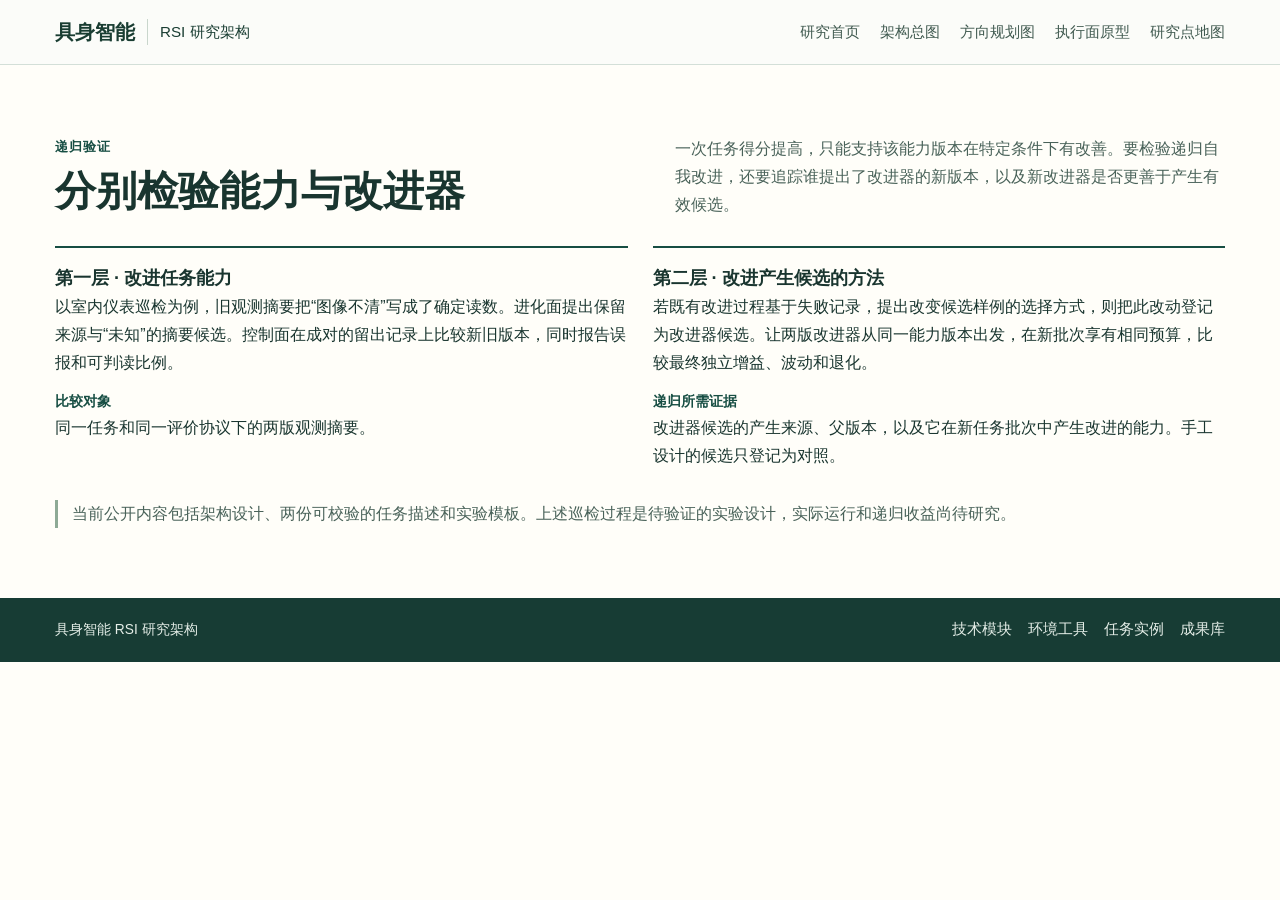
<file: recursion.html>
<!doctype html>
<html lang="zh-CN"><head><meta charset="utf-8"><meta name="viewport" content="width=device-width,initial-scale=1">
<meta name="theme-color" content="#123c36"><meta name="description" content="在独立任务批次上比较任务能力与改进器。">
<title>递归验证 · 具身智能 RSI</title>
<link rel="stylesheet" href="./framework.css">
<link rel="stylesheet" href="./embodied.css">
<link rel="stylesheet" href="./blueprint.css">
<link rel="stylesheet" href="./directions.css">
<link rel="stylesheet" href="./guide.css?v=overview-2">
</head>
<body id="top" data-page="recursion"><a class="skip" href="#content">跳到正文</a>
<header class="site-guide"><div class="guide-wrap guide-bar"><a class="guide-brand" href="./index.html"><b>具身智能</b><span>RSI 研究架构</span></a><nav class="guide-nav" aria-label="主导航"><a href="./index.html">研究首页</a><a href="./architecture.html">架构总图</a><a href="./directions.html">方向规划图</a><a href="./execution.html">执行面原型</a><a href="./topics.html">研究点地图</a></nav></div></header>
<main id="content">
<section class="wrap section" id="recursion">
      <div class="section-head"><div><p class="kicker">递归验证</p><h1 class="detail-heading">分别检验能力与改进器</h1></div><p>一次任务得分提高，只能支持该能力版本在特定条件下有改善。要检验递归自我改进，还要追踪谁提出了改进器的新版本，以及新改进器是否更善于产生有效候选。</p></div>
      <div class="levels">
        <article><h3>第一层 · 改进任务能力</h3><p>以室内仪表巡检为例，旧观测摘要把“图像不清”写成了确定读数。进化面提出保留来源与“未知”的摘要候选。控制面在成对的留出记录上比较新旧版本，同时报告误报和可判读比例。</p><b>比较对象</b><p>同一任务和同一评价协议下的两版观测摘要。</p></article>
        <article><h3>第二层 · 改进产生候选的方法</h3><p>若既有改进过程基于失败记录，提出改变候选样例的选择方式，则把此改动登记为改进器候选。让两版改进器从同一能力版本出发，在新批次享有相同预算，比较最终独立增益、波动和退化。</p><b>递归所需证据</b><p>改进器候选的产生来源、父版本，以及它在新任务批次中产生改进的能力。手工设计的候选只登记为对照。</p></article>
      </div>
      <p class="evidence-status">当前公开内容包括架构设计、两份可校验的任务描述和实验模板。上述巡检过程是待验证的实验设计，实际运行和递归收益尚待研究。</p>
    </section>
</main>
<footer class="site-foot"><div class="guide-wrap"><span>具身智能 RSI 研究架构</span><nav aria-label="技术资料"><a href="./modules.html">技术模块</a><a href="./environment.html">环境工具</a><a href="./cases.html">任务实例</a><a href="./assets.html">成果库</a></nav></div></footer>
</body></html>
</file>
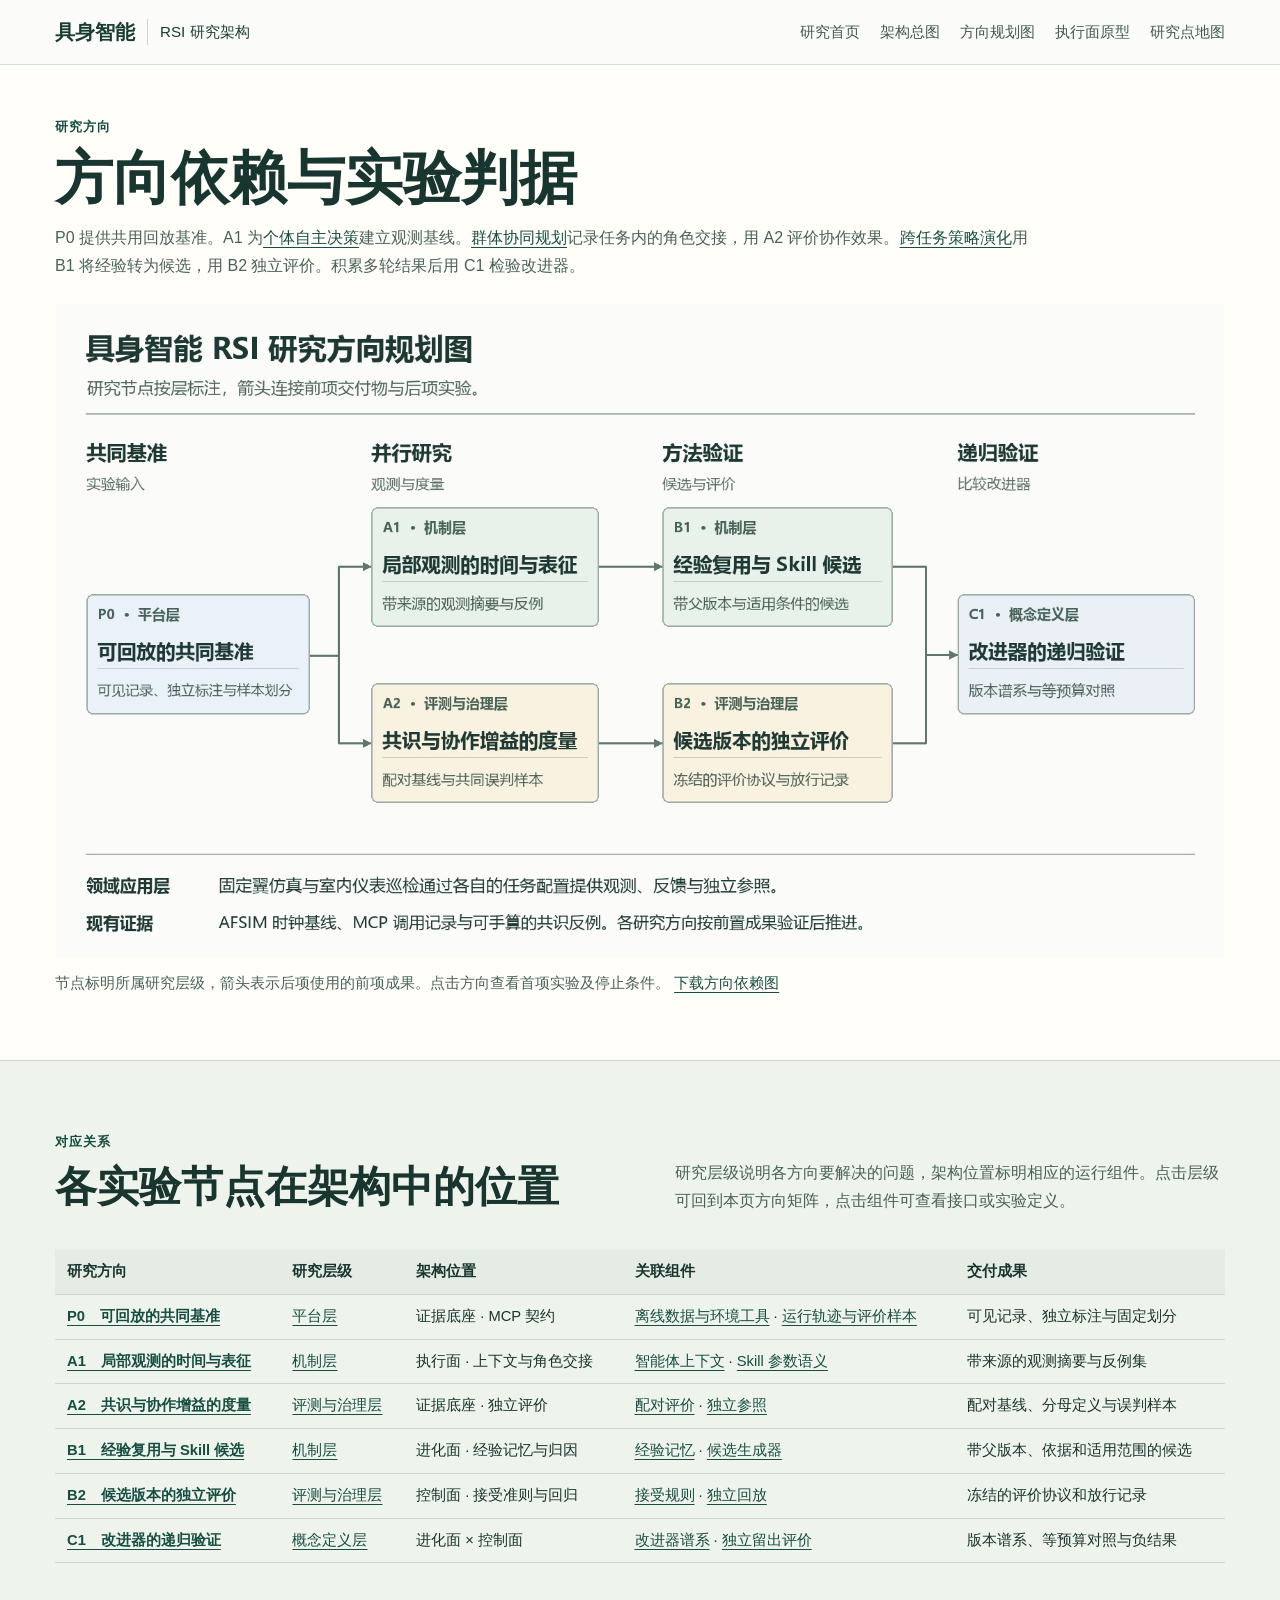
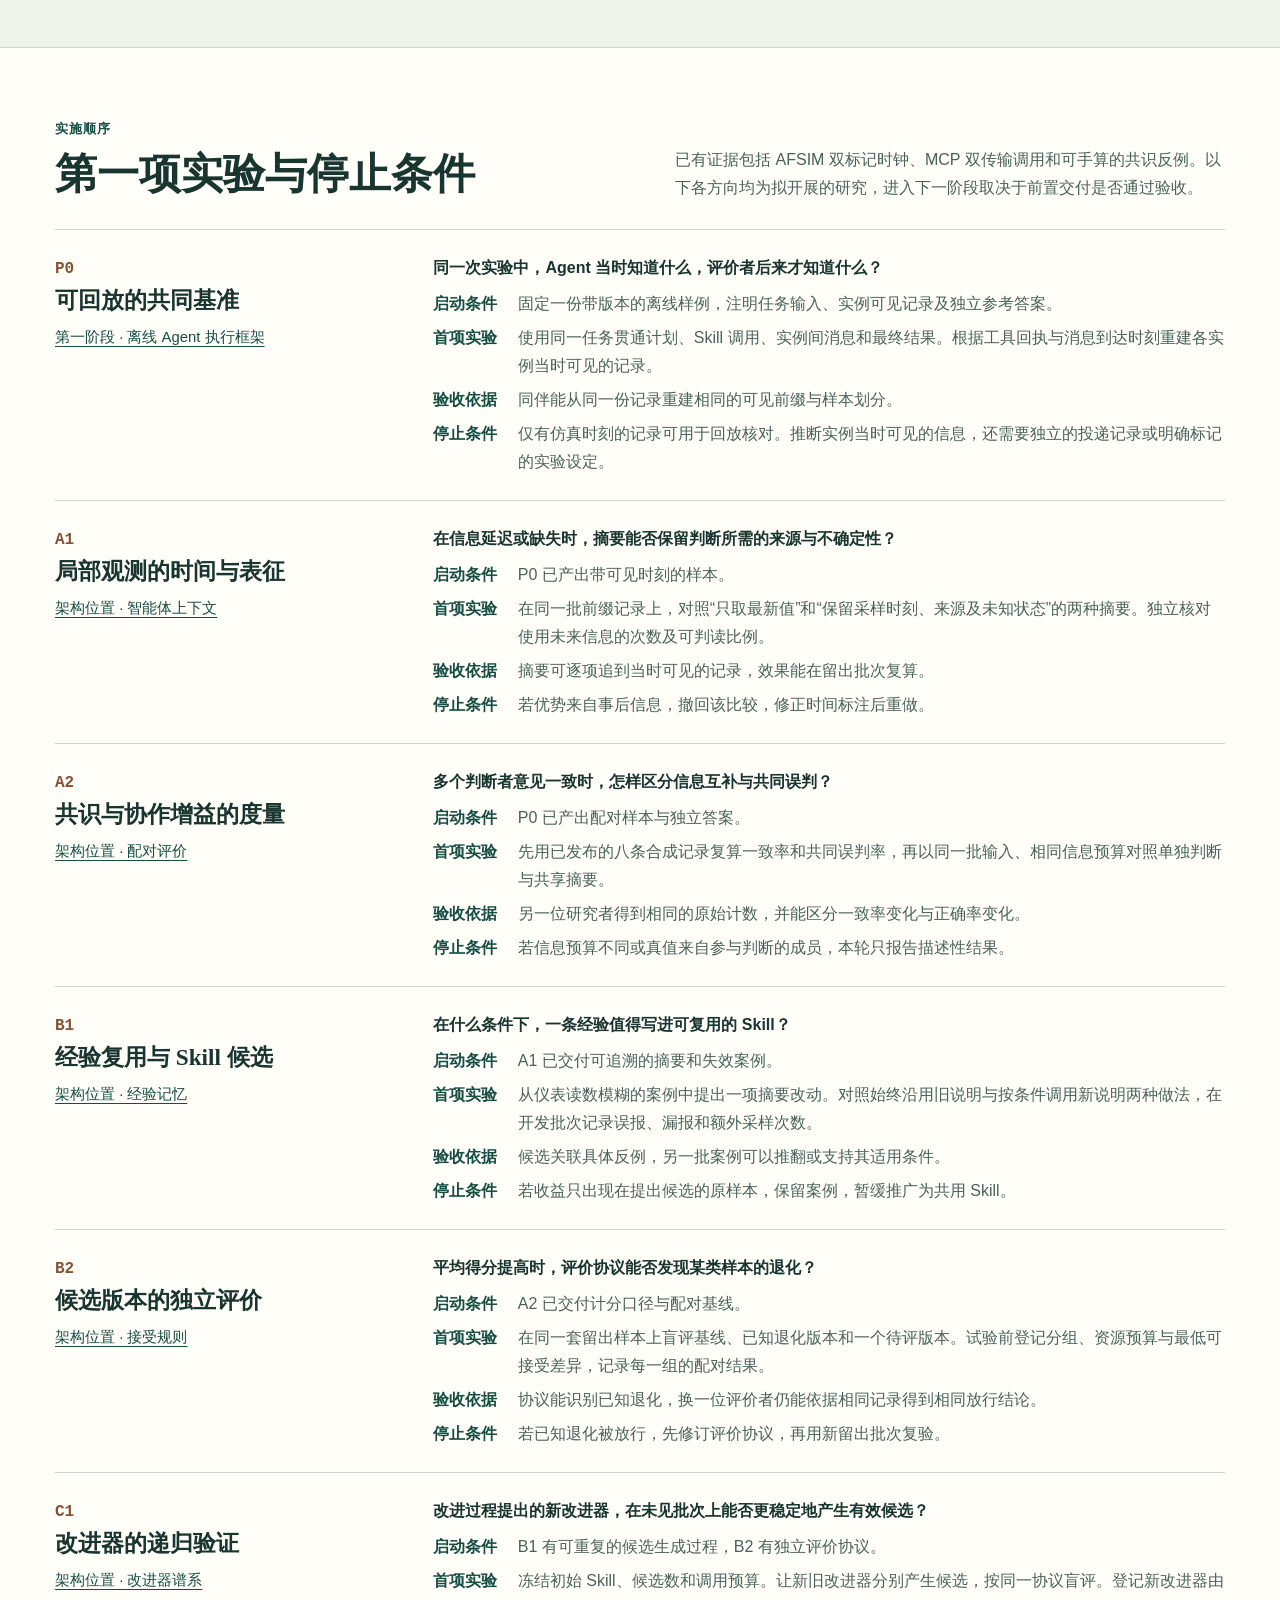
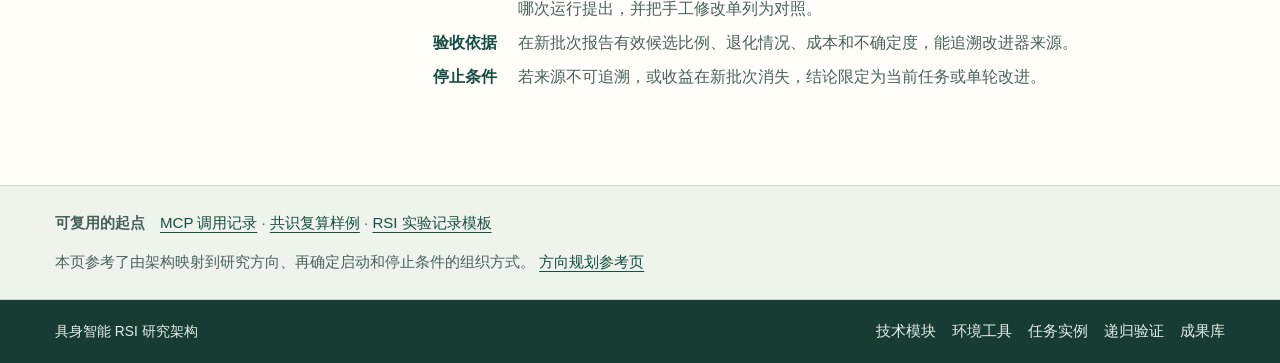
<file: studies.html>
<!doctype html>
<html lang="zh-CN"><head><meta charset="utf-8"><meta name="viewport" content="width=device-width,initial-scale=1">
<meta name="theme-color" content="#123c36"><meta name="description" content="研究顺序、首项实验、交付与停止条件。">
<title>方向依赖与实验判据 · 具身智能 RSI</title>
<link rel="stylesheet" href="./framework.css">
<link rel="stylesheet" href="./directions.css">
<link rel="stylesheet" href="./guide.css?v=overview-2">
</head>
<body id="top" data-page="studies"><a class="skip" href="#content">跳到正文</a>
<header class="site-guide"><div class="guide-wrap guide-bar"><a class="guide-brand" href="./index.html"><b>具身智能</b><span>RSI 研究架构</span></a><nav class="guide-nav" aria-label="主导航"><a href="./index.html">研究首页</a><a href="./architecture.html">架构总图</a><a href="./directions.html">方向规划图</a><a href="./execution.html">执行面原型</a><a href="./topics.html">研究点地图</a></nav></div></header>
<main id="content">
<section id="dependencies" class="wrap plan-intro"><p class="kicker">研究方向</p><h1>方向依赖与实验判据</h1><p class="plan-deck">P0 提供共用回放基准。A1 为<a href="./directions.html#question-state">个体自主决策</a>建立观测基线。<a href="./directions.html#question-coordination">群体协同规划</a>记录任务内的角色交接，用 A2 评价协作效果。<a href="./directions.html#question-transfer">跨任务策略演化</a>用 B1 将经验转为候选，用 B2 独立评价。积累多轮结果后用 C1 检验改进器。</p><figure class="route"><div class="route-visual"><img src="./direction-dependencies.jpg" width="1680" height="940" alt="P0 共同基准分为 A1 观测表征、A2 协作度量两路。A1 支撑 B1 生成 Skill 候选，A2 支撑 B2 独立评价，两路共同支撑 C1 递归验证。"><a class="node-jump" aria-label="P0 可回放的共同基准" href="#basis" style="left:2.6785714285714284%;top:44.36170212765957%;width:19.047619047619047%;height:18.29787234042553%"></a>
<a class="node-jump" aria-label="A1 局部观测的时间与表征" href="#observation" style="left:27.023809523809522%;top:31.06382978723404%;width:19.404761904761905%;height:18.19148936170213%"></a>
<a class="node-jump" aria-label="A2 共识与协作增益的度量" href="#cooperation" style="left:27.023809523809522%;top:57.97872340425532%;width:19.404761904761905%;height:18.19148936170213%"></a>
<a class="node-jump" aria-label="B1 经验复用与 Skill 候选" href="#skill" style="left:51.904761904761905%;top:31.06382978723404%;width:19.642857142857142%;height:18.19148936170213%"></a>
<a class="node-jump" aria-label="B2 候选版本的独立评价" href="#evaluation" style="left:51.904761904761905%;top:57.97872340425532%;width:19.642857142857142%;height:18.19148936170213%"></a>
<a class="node-jump" aria-label="C1 改进器的递归验证" href="#recursion-study" style="left:77.14285714285714%;top:44.36170212765957%;width:20.238095238095237%;height:18.29787234042553%"></a></div><figcaption>节点标明所属研究层级，箭头表示后项使用的前项成果。点击方向查看首项实验及停止条件。 <a href="./direction-dependencies.jpg" download>下载方向依赖图</a></figcaption></figure></section><section class="band" id="mapping"><div class="wrap section"><div class="section-head"><div><p class="kicker">对应关系</p><h2>各实验节点在架构中的位置</h2></div><p>研究层级说明各方向要解决的问题，架构位置标明相应的运行组件。点击层级可回到本页方向矩阵，点击组件可查看接口或实验定义。</p></div><div class="table-scroll matrix"><table><thead><tr><th scope="col">研究方向</th><th scope="col">研究层级</th><th scope="col">架构位置</th><th scope="col">关联组件</th><th scope="col">交付成果</th></tr></thead><tbody><tr><th scope="row"><a href="#basis">P0　可回放的共同基准</a></th><td><a href="./directions.html#layer-platform">平台层</a></td><td>证据底座 · MCP 契约</td><td><a href="./directions.html#execution-work">离线数据与环境工具</a> · <a href="./modules.html#work-eval">运行轨迹与评价样本</a></td><td>可见记录、独立标注与固定划分</td></tr>
<tr><th scope="row"><a href="#observation">A1　局部观测的时间与表征</a></th><td><a href="./directions.html#layer-mechanism">机制层</a></td><td>执行面 · 上下文与角色交接</td><td><a href="./modules.html#work-runtime">智能体上下文</a> · <a href="./modules.html#work-tools">Skill 参数语义</a></td><td>带来源的观测摘要与反例集</td></tr>
<tr><th scope="row"><a href="#cooperation">A2　共识与协作增益的度量</a></th><td><a href="./directions.html#layer-evaluation">评测与治理层</a></td><td>证据底座 · 独立评价</td><td><a href="./modules.html#work-eval">配对评价</a> · <a href="./modules.html#work-twin">独立参照</a></td><td>配对基线、分母定义与误判样本</td></tr>
<tr><th scope="row"><a href="#skill">B1　经验复用与 Skill 候选</a></th><td><a href="./directions.html#layer-mechanism">机制层</a></td><td>进化面 · 经验记忆与归因</td><td><a href="./modules.html#work-evolve">经验记忆</a> · <a href="./architecture.html#evolution">候选生成器</a></td><td>带父版本、依据和适用范围的候选</td></tr>
<tr><th scope="row"><a href="#evaluation">B2　候选版本的独立评价</a></th><td><a href="./directions.html#layer-evaluation">评测与治理层</a></td><td>控制面 · 接受准则与回归</td><td><a href="./modules.html#work-release">接受规则</a> · <a href="./modules.html#work-eval">独立回放</a></td><td>冻结的评价协议和放行记录</td></tr>
<tr><th scope="row"><a href="#recursion-study">C1　改进器的递归验证</a></th><td><a href="./directions.html#layer-concept">概念定义层</a></td><td>进化面 × 控制面</td><td><a href="./architecture.html#evolution">改进器谱系</a> · <a href="./recursion.html#recursion">独立留出评价</a></td><td>版本谱系、等预算对照与负结果</td></tr></tbody></table></div></div></section><section class="wrap section" id="experiments"><div class="section-head"><div><p class="kicker">实施顺序</p><h2>第一项实验与停止条件</h2></div><p>已有证据包括 AFSIM 双标记时钟、MCP 双传输调用和可手算的共识反例。以下各方向均为拟开展的研究，进入下一阶段取决于前置交付是否通过验收。</p></div><article class="direction" id="basis"><div class="direction-label"><span>P0</span><h3>可回放的共同基准</h3><a href="./directions.html#execution-work">第一阶段 · 离线 Agent 执行框架</a></div><div><p class="dir-question">同一次实验中，Agent 当时知道什么，评价者后来才知道什么？</p><dl><dt>启动条件</dt><dd>固定一份带版本的离线样例，注明任务输入、实例可见记录及独立参考答案。</dd><dt>首项实验</dt><dd>使用同一任务贯通计划、Skill 调用、实例间消息和最终结果。根据工具回执与消息到达时刻重建各实例当时可见的记录。</dd><dt>验收依据</dt><dd>同伴能从同一份记录重建相同的可见前缀与样本划分。</dd><dt>停止条件</dt><dd>仅有仿真时刻的记录可用于回放核对。推断实例当时可见的信息，还需要独立的投递记录或明确标记的实验设定。</dd></dl></div></article>
<article class="direction" id="observation"><div class="direction-label"><span>A1</span><h3>局部观测的时间与表征</h3><a href="./modules.html#work-runtime">架构位置 · 智能体上下文</a></div><div><p class="dir-question">在信息延迟或缺失时，摘要能否保留判断所需的来源与不确定性？</p><dl><dt>启动条件</dt><dd>P0 已产出带可见时刻的样本。</dd><dt>首项实验</dt><dd>在同一批前缀记录上，对照“只取最新值”和“保留采样时刻、来源及未知状态”的两种摘要。独立核对使用未来信息的次数及可判读比例。</dd><dt>验收依据</dt><dd>摘要可逐项追到当时可见的记录，效果能在留出批次复算。</dd><dt>停止条件</dt><dd>若优势来自事后信息，撤回该比较，修正时间标注后重做。</dd></dl></div></article>
<article class="direction" id="cooperation"><div class="direction-label"><span>A2</span><h3>共识与协作增益的度量</h3><a href="./modules.html#work-eval">架构位置 · 配对评价</a></div><div><p class="dir-question">多个判断者意见一致时，怎样区分信息互补与共同误判？</p><dl><dt>启动条件</dt><dd>P0 已产出配对样本与独立答案。</dd><dt>首项实验</dt><dd>先用已发布的八条合成记录复算一致率和共同误判率，再以同一批输入、相同信息预算对照单独判断与共享摘要。</dd><dt>验收依据</dt><dd>另一位研究者得到相同的原始计数，并能区分一致率变化与正确率变化。</dd><dt>停止条件</dt><dd>若信息预算不同或真值来自参与判断的成员，本轮只报告描述性结果。</dd></dl></div></article>
<article class="direction" id="skill"><div class="direction-label"><span>B1</span><h3>经验复用与 Skill 候选</h3><a href="./modules.html#work-evolve">架构位置 · 经验记忆</a></div><div><p class="dir-question">在什么条件下，一条经验值得写进可复用的 Skill？</p><dl><dt>启动条件</dt><dd>A1 已交付可追溯的摘要和失效案例。</dd><dt>首项实验</dt><dd>从仪表读数模糊的案例中提出一项摘要改动。对照始终沿用旧说明与按条件调用新说明两种做法，在开发批次记录误报、漏报和额外采样次数。</dd><dt>验收依据</dt><dd>候选关联具体反例，另一批案例可以推翻或支持其适用条件。</dd><dt>停止条件</dt><dd>若收益只出现在提出候选的原样本，保留案例，暂缓推广为共用 Skill。</dd></dl></div></article>
<article class="direction" id="evaluation"><div class="direction-label"><span>B2</span><h3>候选版本的独立评价</h3><a href="./modules.html#work-release">架构位置 · 接受规则</a></div><div><p class="dir-question">平均得分提高时，评价协议能否发现某类样本的退化？</p><dl><dt>启动条件</dt><dd>A2 已交付计分口径与配对基线。</dd><dt>首项实验</dt><dd>在同一套留出样本上盲评基线、已知退化版本和一个待评版本。试验前登记分组、资源预算与最低可接受差异，记录每一组的配对结果。</dd><dt>验收依据</dt><dd>协议能识别已知退化，换一位评价者仍能依据相同记录得到相同放行结论。</dd><dt>停止条件</dt><dd>若已知退化被放行，先修订评价协议，再用新留出批次复验。</dd></dl></div></article>
<article class="direction" id="recursion-study"><div class="direction-label"><span>C1</span><h3>改进器的递归验证</h3><a href="./architecture.html#evolution">架构位置 · 改进器谱系</a></div><div><p class="dir-question">改进过程提出的新改进器，在未见批次上能否更稳定地产生有效候选？</p><dl><dt>启动条件</dt><dd>B1 有可重复的候选生成过程，B2 有独立评价协议。</dd><dt>首项实验</dt><dd>冻结初始 Skill、候选数和调用预算。让新旧改进器分别产生候选，按同一协议盲评。登记新改进器由哪次运行提出，并把手工修改单列为对照。</dd><dt>验收依据</dt><dd>在新批次报告有效候选比例、退化情况、成本和不确定度，能追溯改进器来源。</dd><dt>停止条件</dt><dd>若来源不可追溯，或收益在新批次消失，结论限定为当前任务或单轮改进。</dd></dl></div></article></section><section class="band"><div class="wrap plan-links"><p><b>可复用的起点</b>　<a href="./environment.html#tool-contract">MCP 调用记录</a> · <a href="./fixed-wing.html#example">共识复算样例</a> · <a href="./rsi-experiment.txt" download>RSI 实验记录模板</a></p><p>本页参考了由架构映射到研究方向、再确定启动和停止条件的组织方式。 <a href="http://admire.buaanlsde.cn/rsi/directions.html">方向规划参考页</a></p></div></section>
</main>
<footer class="site-foot"><div class="guide-wrap"><span>具身智能 RSI 研究架构</span><nav aria-label="技术资料"><a href="./modules.html">技术模块</a><a href="./environment.html">环境工具</a><a href="./cases.html">任务实例</a><a href="./recursion.html">递归验证</a><a href="./assets.html">成果库</a></nav></div></footer>
</body></html>
</file>
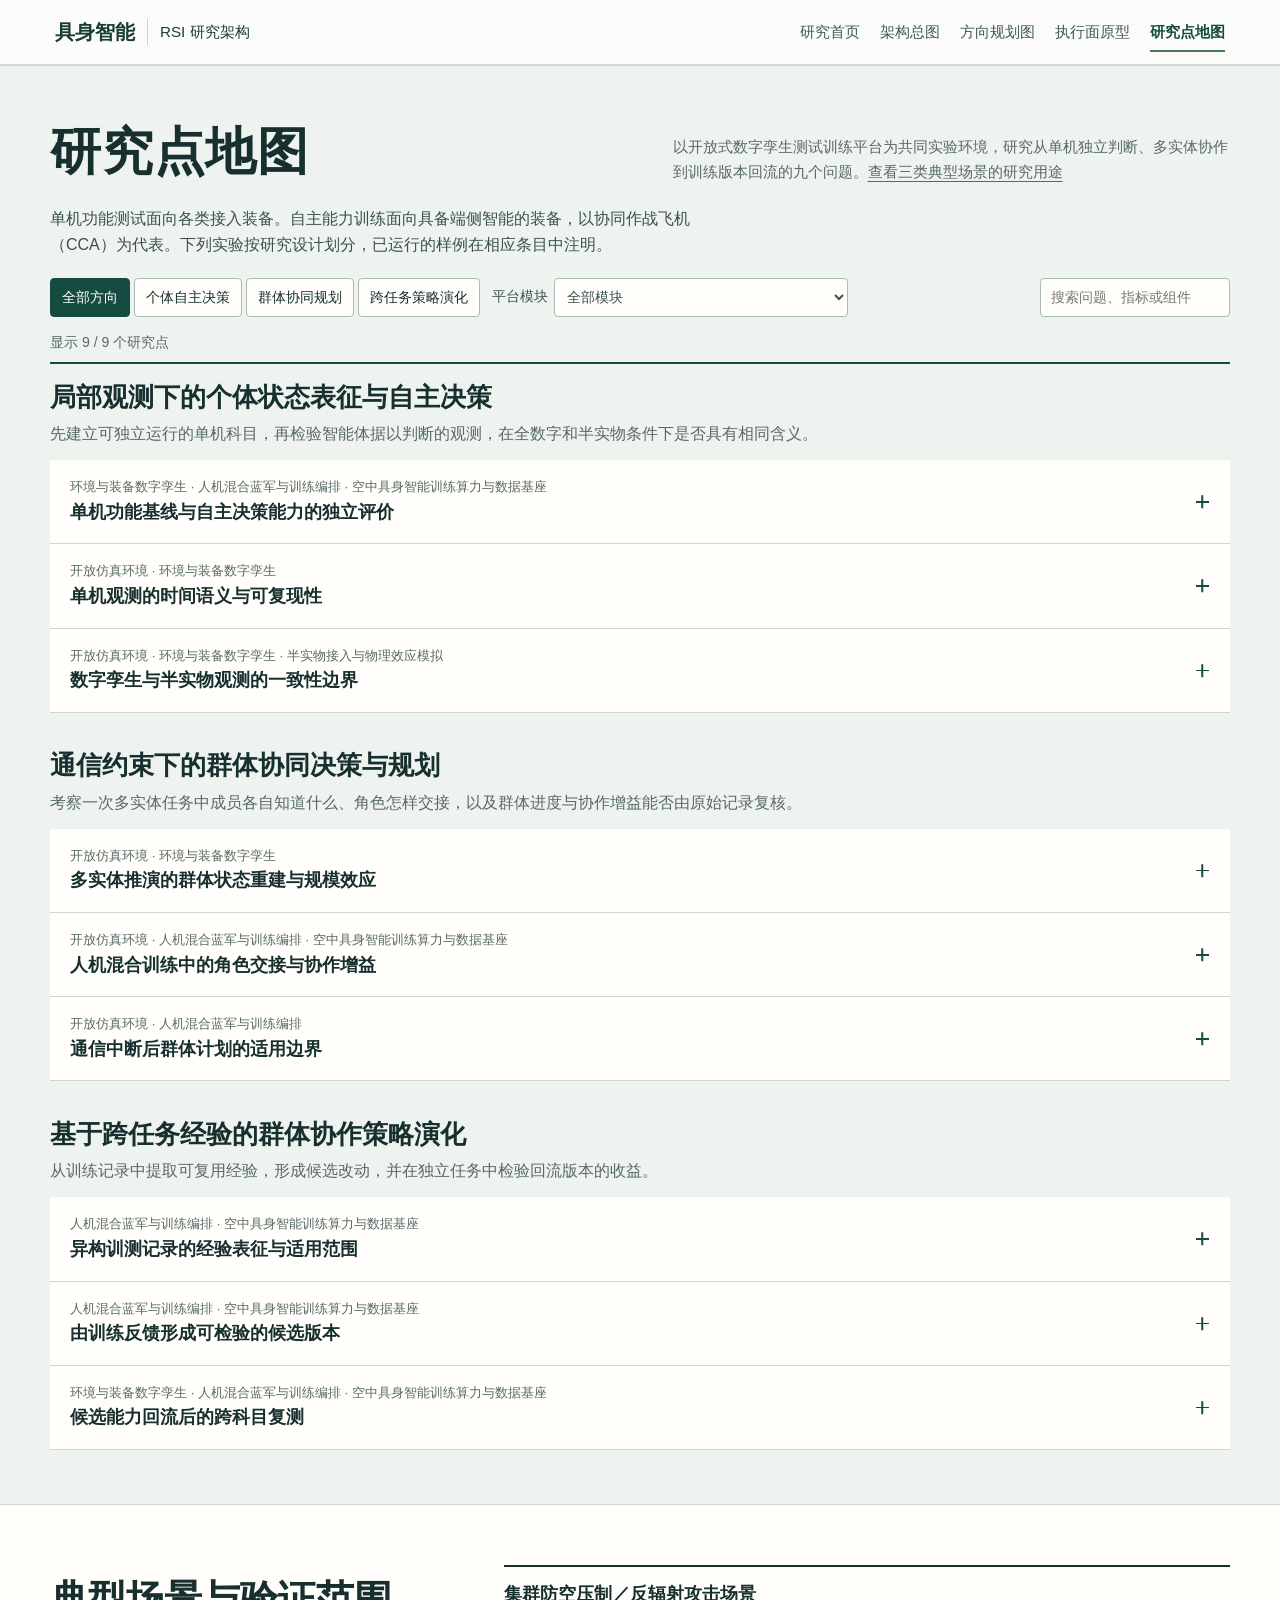
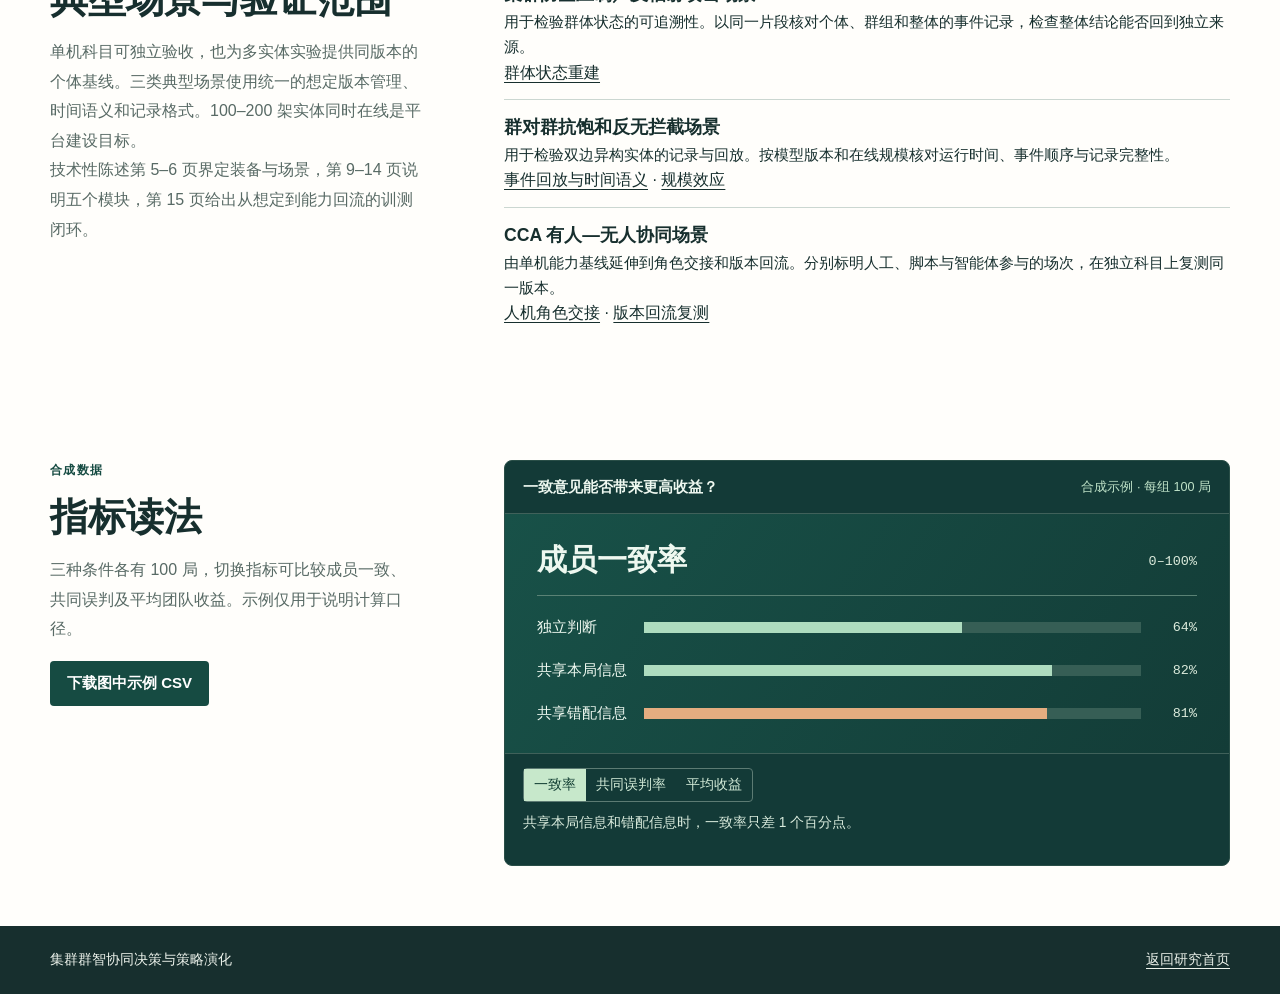
<file: topics.html>
<!doctype html>
<html lang="zh-CN">
  <head>
    <meta charset="utf-8">
    <meta name="viewport" content="width=device-width, initial-scale=1">
    <meta name="theme-color" content="#163b37">
    <meta name="description" content="面向开放式数字孪生测试训练平台的研究点、对照实验、模块分工及场景适用范围。">
    <title>研究点地图 · 具身智能 RSI</title>
    <link rel="stylesheet" href="./atlas.css?v=platform-map">
    <script src="./atlas.js?v=platform-map" defer></script>
    <link rel="stylesheet" href="./guide.css?v=overview-2">
</head>
  <body>
    <a class="skip" href="#topics">跳到研究点</a>
    <header class="site-guide"><div class="guide-wrap guide-bar"><a class="guide-brand" href="./index.html"><b>具身智能</b><span>RSI 研究架构</span></a><nav class="guide-nav" aria-label="主导航"><a href="./index.html">研究首页</a><a href="./architecture.html">架构总图</a><a href="./directions.html">方向规划图</a><a href="./execution.html">执行面原型</a><a href="./topics.html" aria-current="page">研究点地图</a></nav></div></header>
    <main id="top">
      <section class="catalog" id="topics">
        <div class="wrap">
          <div class="title-line"><h1>研究点地图</h1><p>以开放式数字孪生测试训练平台为共同实验环境，研究从单机独立判断、多实体协作到训练版本回流的九个问题。<a href="#evidence">查看三类典型场景的研究用途</a></p></div>
          <p class="platform-boundary">单机功能测试面向各类接入装备。自主能力训练面向具备端侧智能的装备，以协同作战飞机（CCA）为代表。下列实验按研究设计划分，已运行的样例在相应条目中注明。</p>
          <form class="filters" id="filters" hidden>
            <div class="pills" aria-label="研究方向"><button type="button" data-filter="-1" aria-pressed="true">全部方向</button><button type="button" data-filter="0" aria-pressed="false">个体自主决策</button><button type="button" data-filter="1" aria-pressed="false">群体协同规划</button><button type="button" data-filter="2" aria-pressed="false">跨任务策略演化</button></div>
            <label class="level platform-picker">平台模块 <select id="platform-module"><option value="">全部模块</option><option value="1">模块① 开放仿真环境</option><option value="2">模块② 环境与装备数字孪生</option><option value="3">模块③ 半实物接入与物理效应模拟</option><option value="4">模块④ 人机混合蓝军与训练编排</option><option value="5">模块⑤ 空中具身智能训练算力与数据基座</option></select></label>
            <label class="search"><span class="sr">搜索研究点</span><input id="search" type="search" placeholder="搜索问题、指标或组件"></label>
          </form>
          <p id="count" class="count" aria-live="polite">共 9 个研究点</p>
          <div id="cards">
<section class="topic-group" id="state-models" aria-labelledby="state-models-title">
  <h2 id="state-models-title">局部观测下的个体状态表征与自主决策</h2><p>先建立可独立运行的单机科目，再检验智能体据以判断的观测，在全数字和半实物条件下是否具有相同含义。</p>
  <details class="topic" id="topic-individual" data-track="0" data-modules="2 4 5">
    <summary><span class="topic-lead"><small>环境与装备数字孪生 · 人机混合蓝军与训练编排 · 空中具身智能训练算力与数据基座</small><strong>单机功能基线与自主决策能力的独立评价</strong></span><span class="plus" aria-hidden="true"></span></summary>
    <div class="topic-body"><p class="question">同一科目通过功能测试后，如何判断训练是否改善了智能体独立完成任务的能力？</p><dl>
      <div><dt>对应平台模块</dt><dd>模块② 环境与装备数字孪生、模块④ 人机混合蓝军与训练编排、模块⑤ 空中具身智能训练算力与数据基座</dd></div>
      <div><dt>拟开展的对照实验</dt><dd>先让装备孪生体完成预设状态检查，核对输入、状态和结果。对搭载智能体的模型，设置观测完整与缺测两组科目，比较训练前后何时确认状态、何时请求复测。</dd></div>
      <div><dt>评价依据</dt><dd>功能测试记录通过项与异常项。能力评价另报任务完成率、误判及未能判断的样本，并关联模型版本。</dd></div>
      <div><dt>可积累成果</dt><dd>可复跑的单机科目、功能基线和训练前后配对记录。</dd></div>
    </dl><div class="topic-actions"><a href="./studies.html#observation">查看局部观测实验</a><button type="button" class="download" data-card="individual">下载研究说明</button></div></div>
  </details>
  <details class="topic" id="topic-replay" data-track="0" data-modules="1 2">
    <summary><span class="topic-lead"><small>开放仿真环境 · 环境与装备数字孪生</small><strong>单机观测的时间语义与可复现性</strong></span><span class="plus" aria-hidden="true"></span></summary>
    <div class="topic-body"><p class="question">同一段任务回放时，能否重建智能体在作出判断前实际收到的观测？</p><dl>
      <div><dt>对应平台模块</dt><dd>模块① 开放仿真环境、模块② 环境与装备数字孪生</dd></div>
      <div><dt>拟开展的对照实验</dt><dd>固定想定和模型版本，核对引擎事件时刻、孪生模型采样时刻和观测到达时刻。对同一段记录分别作在线记录与离线重建。</dd></div>
      <div><dt>评价依据</dt><dd>核对可见事件的顺序、缺失项和过早纳入的记录。时钟标记样例只提供时间顺序的实测依据，成员可见性仍需另验。</dd></div>
      <div><dt>可积累成果</dt><dd>带时刻和来源的观测样本、回放对照及不一致事件清单。</dd></div>
    </dl><div class="topic-actions"><a href="./execution.html#clock-skill">查看时钟接口实测</a><button type="button" class="download" data-card="replay">下载研究说明</button></div></div>
  </details>
  <details class="topic" id="topic-attribution" data-track="0" data-modules="1 2 3">
    <summary><span class="topic-lead"><small>开放仿真环境 · 环境与装备数字孪生 · 半实物接入与物理效应模拟</small><strong>数字孪生与半实物观测的一致性边界</strong></span><span class="plus" aria-hidden="true"></span></summary>
    <div class="topic-body"><p class="question">用设备量测替换数字量测后，同一个体状态判断在哪些工况下仍然成立？</p><dl>
      <div><dt>对应平台模块</dt><dd>模块① 开放仿真环境、模块② 环境与装备数字孪生、模块③ 半实物接入与物理效应模拟</dd></div>
      <div><dt>拟开展的对照实验</dt><dd>以单机基础科目为例，在相同初始条件下比较全数字记录和半实物记录。通过统一时钟和状态映射对齐两条记录，另以独立参照评估共同偏差。</dd></div>
      <div><dt>评价依据</dt><dd>报告状态偏差、事件时差和无法判定的区间，并注明量测来源。模块①管理时间与状态语义，模块②③依约接入。</dd></div>
      <div><dt>可积累成果</dt><dd>同科目虚实对照样本、判断分歧及已验证工况表。</dd></div>
    </dl><div class="topic-actions"><a href="./environment.html#digital-twin">查看环境工具层的孪生接入</a><button type="button" class="download" data-card="attribution">下载研究说明</button></div></div>
  </details>
</section>
<section class="topic-group" id="cooperation" aria-labelledby="cooperation-title">
  <h2 id="cooperation-title">通信约束下的群体协同决策与规划</h2><p>考察一次多实体任务中成员各自知道什么、角色怎样交接，以及群体进度与协作增益能否由原始记录复核。</p>
  <details class="topic" id="topic-state" data-track="1" data-modules="1 2">
    <summary><span class="topic-lead"><small>开放仿真环境 · 环境与装备数字孪生</small><strong>多实体推演的群体状态重建与规模效应</strong></span><span class="plus" aria-hidden="true"></span></summary>
    <div class="topic-body"><span id="topic-gain" aria-hidden="true"></span><p class="question">在线实体增多后，同一类群体事件还能否从成员记录中准确重建？</p><dl>
      <div><dt>对应平台模块</dt><dd>模块① 开放仿真环境、模块② 环境与装备数字孪生</dd></div>
      <div><dt>拟开展的对照实验</dt><dd>采用带有独立标注的共同任务片段，在不同实体规模下核对成员、群组与整体三个层次的状态。重复转发的消息保留原始来源。</dd></div>
      <div><dt>评价依据</dt><dd>分开报告实时推进能力、记录完整率与群体状态判定误差，避免把记录丢失解释为群体行为变化。</dd></div>
      <div><dt>可积累成果</dt><dd>按规模分层的回放基线、事件对照表和缺失记录。</dd></div>
    </dl><div class="topic-actions"><a href="./studies.html#basis">查看回放基准</a><button type="button" class="download" data-card="state">下载研究说明</button></div></div>
  </details>
  <details class="topic" id="topic-roles" data-track="1" data-modules="1 4 5">
    <summary><span class="topic-lead"><small>开放仿真环境 · 人机混合蓝军与训练编排 · 空中具身智能训练算力与数据基座</small><strong>人机混合训练中的角色交接与协作增益</strong></span><span class="plus" aria-hidden="true"></span></summary>
    <div class="topic-body"><span id="topic-agreement" aria-hidden="true"></span><span id="topic-transfer" aria-hidden="true"></span><p class="question">脚本、智能体和人员参与同一科目时，哪些结果来自有效交接，哪些只是对同一来源的重复确认？</p><dl>
      <div><dt>对应平台模块</dt><dd>模块① 开放仿真环境、模块④ 人机混合蓝军与训练编排、模块⑤ 空中具身智能训练算力与数据基座</dd></div>
      <div><dt>拟开展的对照实验</dt><dd>固定科目和初始输入，区分脚本陪练、智能体陪练和真人席位参与三种条件。保留角色交接前后的判断及其信息来源，在同一评价口径下比较。</dd></div>
      <div><dt>评价依据</dt><dd>以独立判断为基线，比较任务完整率、共同误判率与配对收益。将独立来源和同源转发分开计数。</dd></div>
      <div><dt>可积累成果</dt><dd>按参与方式区分的科目记录、角色交接样本和协作度量协议。</dd></div>
    </dl><div class="topic-actions"><a href="./execution.html#offline-example">查看离线交接样例</a><button type="button" class="download" data-card="roles">下载研究说明</button></div></div>
  </details>
  <details class="topic" id="topic-interruption" data-track="1" data-modules="1 4">
    <summary><span class="topic-lead"><small>开放仿真环境 · 人机混合蓝军与训练编排</small><strong>通信中断后群体计划的适用边界</strong></span><span class="plus" aria-hidden="true"></span></summary>
    <div class="topic-body"><p class="question">成员所见信息逐渐分化后，原计划中哪些步骤仍能确认，哪些进度判断已失去依据？</p><dl>
      <div><dt>对应平台模块</dt><dd>模块① 开放仿真环境、模块④ 人机混合蓝军与训练编排</dd></div>
      <div><dt>拟开展的对照实验</dt><dd>对同一项分工任务，比较正常通信、全程无通信和中途失联。分别保存各成员当时可见的输入和平台事后汇总的记录。</dd></div>
      <div><dt>评价依据</dt><dd>比较计划进度与独立记录的差异、未确认的交接及共同误判。浏览器样例已演示重复交接去重，三种通信条件的对照属于拟开展实验。</dd></div>
      <div><dt>可积累成果</dt><dd>按通信条件标注的计划与交接记录、计划适用范围及反例。</dd></div>
    </dl><div class="topic-actions"><a href="./studies.html#cooperation">查看协作评价方法</a><button type="button" class="download" data-card="interruption">下载研究说明</button></div></div>
  </details>
</section>
<section class="topic-group" id="role-evolution" aria-labelledby="role-evolution-title">
  <h2 id="role-evolution-title">基于跨任务经验的群体协作策略演化</h2><p>从训练记录中提取可复用经验，形成候选改动，并在独立任务中检验回流版本的收益。</p>
  <details class="topic" id="topic-memory" data-track="2" data-modules="4 5">
    <summary><span class="topic-lead"><small>人机混合蓝军与训练编排 · 空中具身智能训练算力与数据基座</small><strong>异构训测记录的经验表征与适用范围</strong></span><span class="plus" aria-hidden="true"></span></summary>
    <div class="topic-body"><p class="question">来自脚本、智能体和人员参与的记录，哪些可以在另一项任务中作为同类经验证据？</p><dl>
      <div><dt>对应平台模块</dt><dd>模块④ 人机混合蓝军与训练编排、模块⑤ 空中具身智能训练算力与数据基座</dd></div>
      <div><dt>拟开展的对照实验</dt><dd>按来源、角色、任务和模型版本整理运行片段。以完整场次划分开发集与留出集，在新任务中核对检索到的经验是否适用。</dd></div>
      <div><dt>评价依据</dt><dd>核查来源可追溯率、适用条件误判和开发集与留出集的场次重叠。同一运行的多次回放只计一个场次。</dd></div>
      <div><dt>可积累成果</dt><dd>带来源和适用条件的经验目录、可重建的数据批次。</dd></div>
    </dl><div class="topic-actions"><a href="./studies.html#skill">查看经验复用研究</a><button type="button" class="download" data-card="memory">下载研究说明</button></div></div>
  </details>
  <details class="topic" id="topic-candidate" data-track="2" data-modules="4 5">
    <summary><span class="topic-lead"><small>人机混合蓝军与训练编排 · 空中具身智能训练算力与数据基座</small><strong>由训练反馈形成可检验的候选版本</strong></span><span class="plus" aria-hidden="true"></span></summary>
    <div class="topic-body"><p class="question">多次评估中反复出现的问题，是否足以支持一项可独立检验的模型或协作规则改动？</p><dl>
      <div><dt>对应平台模块</dt><dd>模块④ 人机混合蓝军与训练编排、模块⑤ 空中具身智能训练算力与数据基座</dd></div>
      <div><dt>拟开展的对照实验</dt><dd>从开发批次提取有独立记录支持的共性问题，将改动与父版本关联。例如，对重复确认造成的统计偏差提出一项修订，再交给冻结的评分协议复核。</dd></div>
      <div><dt>评价依据</dt><dd>核查改动依据、受影响科目和预期变化，复现原问题并单列新出现的退化样本。</dd></div>
      <div><dt>可积累成果</dt><dd>父子版本关系、训练数据版本、候选说明和对照样本。</dd></div>
    </dl><div class="topic-actions"><a href="./modules.html#work-evolve">查看进化面</a><button type="button" class="download" data-card="candidate">下载研究说明</button></div></div>
  </details>
  <details class="topic" id="topic-update" data-track="2" data-modules="2 4 5">
    <summary><span class="topic-lead"><small>环境与装备数字孪生 · 人机混合蓝军与训练编排 · 空中具身智能训练算力与数据基座</small><strong>候选能力回流后的跨科目复测</strong></span><span class="plus" aria-hidden="true"></span></summary>
    <div class="topic-body"><p class="question">训练所得版本回到装备孪生体或陪练模型后，在未参与训练的科目中能保留多少收益？</p><dl>
      <div><dt>对应平台模块</dt><dd>模块② 环境与装备数字孪生、模块④ 人机混合蓝军与训练编排、模块⑤ 空中具身智能训练算力与数据基座</dd></div>
      <div><dt>拟开展的对照实验</dt><dd>区分装备智能体和陪练模型两类回流对象。先复测原科目，再用独立科目对照父版本。涉及端侧适配时，分别记录训练环境与适配环境的模型版本和判断差异。</dd></div>
      <div><dt>评价依据</dt><dd>报告成对收益、失败样本和适用范围。训练集表现、独立复测和端侧适配各自保留证据。</dd></div>
      <div><dt>可积累成果</dt><dd>回流版本记录、独立科目复测报告与回退依据。</dd></div>
    </dl><div class="topic-actions"><a href="./studies.html#evaluation">查看独立评价协议</a><button type="button" class="download" data-card="update">下载研究说明</button></div></div>
  </details>
</section>
</div>
          <p class="empty" id="empty" hidden>没有匹配的研究点。<button type="button" id="reset">清除筛选</button></p>
        </div>
      </section>
      <section class="section wrap evidence" id="evidence">
        <div class="section-aside"><h2>典型场景与验证范围</h2>
          <p>单机科目可独立验收，也为多实体实验提供同版本的个体基线。三类典型场景使用统一的想定版本管理、时间语义和记录格式。100–200 架实体同时在线是平台建设目标。</p>
          <p>技术性陈述第 5–6 页界定装备与场景，第 9–14 页说明五个模块，第 15 页给出从想定到能力回流的训测闭环。</p>
        </div>
        <div class="research-steps">
          <article><div><h3>集群防空压制／反辐射攻击场景</h3><p>用于检验群体状态的可追溯性。以同一片段核对个体、群组和整体的事件记录，检查整体结论能否回到独立来源。</p><a href="#topic-state">群体状态重建</a></div></article>
          <article><div><h3>群对群抗饱和反无拦截场景</h3><p>用于检验双边异构实体的记录与回放。按模型版本和在线规模核对运行时间、事件顺序与记录完整性。</p><a href="#topic-replay">事件回放与时间语义</a> · <a href="#topic-state">规模效应</a></div></article>
          <article><div><h3>CCA 有人—无人协同场景</h3><p>由单机能力基线延伸到角色交接和版本回流。分别标明人工、脚本与智能体参与的场次，在独立科目上复测同一版本。</p><a href="#topic-roles">人机角色交接</a> · <a href="#topic-update">版本回流复测</a></div></article>
        </div>
      </section>
    <section class="section wrap" aria-label="指标读法"><div class="section-aside"><p class="overline">合成数据</p><h2>指标读法</h2><p>三种条件各有 100 局，切换指标可比较成员一致、共同误判及平均团队收益。示例仅用于说明计算口径。</p><a class="file" href="./bench-example.csv" download="群体博弈指标示例.csv">下载图中示例 CSV</a></div><figure class="comparison">
            <div class="comparison-head"><span>一致意见能否带来更高收益？</span><small>合成示例 · 每组 100 局</small></div>
            <div class="plot" aria-label="三种信息条件的指标比较">
              <div class="plot-title"><b id="metric-title">成员一致率</b><span id="axis-label">0–100%</span></div>
              <div class="plot-row" data-agreement="64" data-error="12" data-reward="0.52"><span>独立判断</span><i class="plot-track" aria-hidden="true"><i style="width:64%"></i></i><b class="plot-value">64%</b></div>
              <div class="plot-row" data-agreement="82" data-error="9" data-reward="0.63"><span>共享本局信息</span><i class="plot-track" aria-hidden="true"><i style="width:82%"></i></i><b class="plot-value">82%</b></div>
              <div class="plot-row" data-agreement="81" data-error="29" data-reward="0.44"><span>共享错配信息</span><i class="plot-track" aria-hidden="true"><i style="width:81%"></i></i><b class="plot-value">81%</b></div>
            </div>
            <figcaption>
              <div class="comparison-modes" aria-label="选择比较指标">
                <button type="button" data-metric="agreement" aria-pressed="true">一致率</button>
                <button type="button" data-metric="error" aria-pressed="false">共同误判率</button>
                <button type="button" data-metric="reward" aria-pressed="false">平均收益</button>
              </div>
              <output id="reading" aria-live="polite">共享本局信息和错配信息时，一致率只差 1 个百分点。</output>
            </figcaption>
          </figure>
        </section></main>
    <footer><div class="wrap"><span>集群群智协同决策与策略演化</span><a href="./index.html">返回研究首页</a></div></footer>
  </body>
</html>
</file>
<file: framework.css>
:root {
  color-scheme: light;
  --ink: #19352f;
  --muted: #496259;
  --green: #174e43;
  --line: #ccd7cd;
  --pale: #eef3eb;
  --cream: #fffef9;
  --gold: #ad531f;
  --sans: Inter, "Microsoft YaHei", "PingFang SC", sans-serif;
  --serif: "Noto Serif CJK SC", "Source Han Serif SC", SimSun, serif;
  --mono: "IBM Plex Mono", Consolas, monospace;
}
* { box-sizing: border-box; }
html { scroll-behavior: smooth; scroll-padding-top: 1rem; }
body { margin: 0; background: var(--cream); color: var(--ink); font: 1rem/1.75 var(--sans); }
h1, h2, h3, p, figure, ol { margin: 0; }
a { color: var(--green); text-underline-offset: .25em; }
a:focus-visible, summary:focus-visible { outline: 3px solid #ac642d; outline-offset: 4px; }
.wrap { width: min(1170px, calc(100% - 80px)); margin-inline: auto; }
.skip { position: absolute; top: -80px; left: 14px; z-index: 2; padding: 9px; background: white; }
.skip:focus { top: 8px; }
.bar, nav, .brand, .actions { display: flex; align-items: center; }
.bar { justify-content: space-between; min-height: 69px; gap: 20px; }
header, .lead, .band { border-bottom: 1px solid var(--line); }
nav, .actions { gap: 23px; flex-wrap: wrap; }
nav a, .brand { text-decoration: none; }
nav a:hover, .brand:hover { text-decoration: underline; }
nav a { font-size: .91rem; }
.nav-topic { font-weight: 700; }
.brand { gap: 12px; white-space: nowrap; }
.brand b { font: 700 1.3rem/1.3 var(--serif); }
.brand span { padding-left: 12px; border-left: 1px solid var(--line); font-size: .94rem; }
.lead { background: linear-gradient(110deg,#eff3e9,#f5f5eb); }
.lead-inner { display: grid; grid-template-columns: 1.03fr 1fr; gap: 7%; align-items: center; padding-block: clamp(48px,6vw,82px); }
.kicker { color: var(--green); font-size: .82rem; font-weight: 700; letter-spacing: .07em; }
h1 { margin: 16px 0; font: 700 clamp(3.05rem,5.2vw,5rem)/1.12 var(--serif); }
h1 em { color: var(--green); font-style: normal; }
h2 { font: 700 clamp(1.75rem,3.3vw,2.75rem)/1.3 var(--serif); margin-top: 6px; }
h3 { font-size: 1.13rem; line-height: 1.6; }
.intro, .section-head>p, .domain p, .handoff p, .road p, .students p { color: var(--muted); }
.actions { margin-top: 24px; }
.button { display: inline-block; padding: .62em 1.18em; border-radius: 4px; background: var(--green); color: white; text-decoration: none; font-weight: 650; }
.button:hover { background: #216451; }
.text-link { font-size: .95rem; }
.hero-map { padding: clamp(23px,3vw,40px); color: #eff6e9; border-radius: 9px; background: radial-gradient(ellipse at bottom right,#295b4d,#143a34 80%); }
.hero-map figcaption { color: #bdd5c6; font-size: .9rem; margin-bottom: 20px; }
.map-root { position: relative; padding: 10px 8px; margin: auto auto 22px; width: fit-content; max-width: 100%; text-align: center; font: 700 clamp(1.05rem,1.8vw,1.4rem)/1.4 var(--serif); }
.map-root::after { content: ''; position: absolute; left: 50%; top: 100%; height: 23px; border-left: 1px solid #8ab09b; }
.map-branches { display: grid; grid-template-columns: repeat(3,1fr); }
.map-branches a { position: relative; display: grid; justify-items: center; gap: 3px; padding: 18px 1px 5px; color: white; text-decoration: none; }
.map-branches a:hover b { text-decoration: underline; }
.map-branches a::before { content: ''; position: absolute; top: 0; left: 0; right: 0; border-top: 1px solid #8ab09b; }
.map-branches a:first-child::before { left: 50%; }
.map-branches a:last-child::before { right: 50%; }
.map-branches a::after { content: ''; position: absolute; top: 0; left: 50%; height: 12px; border-left: 1px solid #8ab09b; }
.map-branches small, .section-id { font: .86rem/1.5 var(--mono); }
.map-branches small { color: #a9cbb6; }
.map-floor { display: flex; justify-content: space-evenly; flex-wrap: wrap; gap: 8px; margin-top: 19px; border-block: 1px solid #5e8475; padding: 9px 0; color: #dcebdc; }
.hero-map p { margin-top: 12px; color: #c1d9c7; font-size: .84rem; }
.section { padding-block: clamp(45px,5.5vw,75px); }
.section-head { display: grid; grid-template-columns: 1fr 1fr; gap: 6%; align-items: end; margin-bottom: 27px; }
.tracks, .planes, .asset-list { display: grid; grid-template-columns: repeat(3,minmax(0,1fr)); gap: 24px; }
.track, .planes article, .asset-list>div { padding: 15px 0 8px; border-top: 2px solid var(--green); }
.track p:not(.section-id), .planes p, .asset-list p { color: var(--muted); font-size: .94rem; }
.track .section-id { margin-bottom: 4px; color: var(--gold); }
.track .big-q { margin: 9px 0; color: var(--ink) !important; font-size: 1.05rem !important; font-weight: 600; }
details summary { cursor: pointer; font-weight: 600; }
.track details { font-size: .9rem; margin: 14px 0; }
.track details p { margin-top: 6px; }
.track>a { font-size: .9rem; }
.domain, .handoff { border-left: 3px solid #a2b9a4; margin-top: 25px; padding: 7px 0 7px 17px; }
.domain strong, .handoff h3 { display: block; margin-bottom: 3px; }
.band { background: var(--pale); border-top: 1px solid var(--line); }
.planes article { background: var(--cream); padding: 17px 20px 20px; }
.planes small { display: block; margin-top: 12px; color: var(--muted); }
.planes b { font-size: .93rem; }
.road { list-style: none; padding: 0; counter-reset: step; }
.road li { counter-increment: step; display: grid; grid-template-columns: 48px 1fr; gap: 12px; border-top: 1px solid var(--line); padding: 14px 0; }
.road li::before { content: counter(step, decimal-leading-zero); color: var(--gold); font: 1rem/1.75 var(--mono); }
.road small { color: var(--green); }
.asset-list span { display: block; color: var(--muted); font-size: .82rem; }
.asset-list a { font-weight: 650; }
.asset-link { margin-top: 18px; font-size: .9rem; }
.worked { margin-top: 22px; padding: 16px 20px; background: var(--cream); border: 1px solid var(--line); }
.worked>div { padding-top: 10px; }
.table-scroll { overflow-x: auto; }
table { width: 100%; border-collapse: collapse; margin: 8px 0 13px; font-size: .92rem; }
caption { text-align: left; padding: 4px 0; color: var(--muted); }
th, td { text-align: left; padding: 6px 10px; border-bottom: 1px solid var(--line); }
.students { display: grid; grid-template-columns: 1.5fr 1fr; gap: 7%; align-items: center; }
.students>div:last-child { display: grid; justify-items: start; gap: 11px; }
.students p:not(.kicker) { margin-top: 9px; }
footer { background: #153b33; color: #d3e5d6; font-size: .86rem; }
footer a { color: #eaf4e9; }
@media (max-width: 820px) {
  .wrap { width: calc(100% - 40px); }
  .bar { flex-wrap: wrap; gap: 7px; padding-block: 12px; }
  nav { gap: 8px 17px; }
  .lead-inner, .section-head { gap: 24px; }
  .tracks, .planes, .asset-list { gap: 16px; }
}
@media (max-width: 680px) {
  .lead-inner, .section-head, .students, .tracks, .planes, .asset-list { grid-template-columns: 1fr; }
  .lead-inner { padding-block: 32px; }
  .section-head { gap: 10px; }
  .hero-map { padding: 20px; }
  .students { gap: 18px; }
  .road li { grid-template-columns: 34px 1fr; }
  .bar { align-items: flex-start; }
  .actions { gap: 14px; }
  th, td { padding: 4px; }
  .worked { padding: 13px; }
}
@media (prefers-reduced-motion: reduce) {
  html { scroll-behavior: auto; }
}
@media print {
  header nav, .skip, .actions, footer { display: none; }
  .section, .lead-inner { padding-block: 16px; }
  .wrap { width: 96%; }
  .track, .planes article, .worked, .road li { break-inside: avoid; }
}
</file>
<file: embodied.css>
.cycle {
  list-style: none;
  margin: 22px 0 0;
  padding: 0;
  display: grid;
  grid-template-columns: repeat(3,minmax(0,1fr));
  align-items: stretch;
  gap: 20px;
}
.cycle li { position: relative; }
.cycle a {
  display: grid;
  gap: 3px;
  height: 100%;
  padding: 13px 3px;
  border: 1px solid #86a895;
  border-radius: 5px;
  text-align: center;
  text-decoration: none;
  color: #eef7ee;
}
.cycle a:hover { background: #376657; }
.cycle a b { font: 700 clamp(1.1rem,1.8vw,1.5rem)/1.5 var(--serif); }
.cycle a span { font-size: .8rem; color: #c0d8c9; }
.cycle li:not(:last-child)::after {
  content: '→';
  position: absolute;
  inset: 50% auto auto calc(100% + 2px);
  transform: translateY(-50%);
  color: #b7d6bf;
}
.return-path {
  position: relative;
  margin: 0 15% 13px;
  border: 1px solid #8fad9b;
  border-top: 0;
  padding: 20px 3px 5px;
  text-align: center;
  line-height: 1.45;
}
.return-path::before { content: '▴'; position: absolute; top: -7px; left: -5px; color: #b6d8bf; }
.return-path span { color: #c9e0cf; font-size: .78rem; }
.profile-panel { padding: clamp(16px,2.5vw,30px); border: 1px solid var(--line); background: var(--cream); }
.profile-menu, .profile-links { display: flex; align-items: center; flex-wrap: wrap; gap: 10px 18px; }
.profile-menu { border-bottom: 1px solid var(--line); padding-bottom: 14px; margin-bottom: 14px; }
.profile-menu label { font-weight: 650; }
.profile-menu select { font: inherit; max-width: 100%; padding: .3em .7em; color: var(--ink); background: white; border: 1px solid #8ba095; border-radius: 4px; }
.profile-menu span { font-size: .86rem; color: var(--muted); }
.profile-panel h3 { font: 700 1.45rem/1.6 var(--serif); }
.field-grid { display: grid; grid-template-columns: repeat(3,minmax(0,1fr)); gap: 14px 23px; margin: 16px 0 22px; }
.field-grid>div { padding-top: 9px; border-top: 1px solid var(--line); }
.field-grid dt { font-weight: 650; color: var(--green); }
.field-grid dd { margin: 2px 0 0; color: var(--muted); font-size: .94rem; }
.profile-links { font-size: .92rem; }
.levels { display: grid; grid-template-columns: 1fr 1fr; gap: 25px; }
.levels article { padding: 16px 0; border-top: 2px solid var(--green); }
.levels article>b { display: block; margin-top: 12px; font-size: .88rem; color: var(--green); }
.evidence-status { border-left: 3px solid #8eaa96; padding-left: 14px; margin-top: 14px; color: var(--muted); }
#control, #execution, #evolution { scroll-margin-top: 20px; }
@media (max-width:680px) {
  .field-grid, .levels { grid-template-columns: 1fr; }
  .cycle { gap: 14px; }
  .cycle a { padding: 9px 1px; }
  .cycle a span { font-size: .7rem; }
  .cycle li:not(:last-child)::after { font-size: .75rem; left: calc(100% + 1px); }
}
</file>
<file: guide.css>
.site-guide { background: #fbfcf9; border-bottom: 1px solid #d3dfd8; }
.guide-wrap, .diagram-page { width: min(1170px, calc(100% - 80px)); margin-inline: auto; }
.guide-bar, .guide-brand, .guide-nav { display: flex; align-items: center; }
.guide-bar { min-height: 64px; justify-content: space-between; gap: 12px 24px; }
.guide-brand { gap: 12px; color: #193d32; text-decoration: none; white-space: nowrap; }
.guide-brand b { font: 700 1.25rem/1.4 var(--serif,serif); }
.guide-brand span { border-left: 1px solid #c9d6cc; padding-left: 12px; font-size: .95rem; }
.guide-nav { flex-wrap: wrap; gap: 2px 20px; }
.guide-nav a { padding-block: 8px 6px; border-bottom: 2px solid transparent; font-size: .94rem; color: #405a50; text-decoration: none; white-space: nowrap; }
.guide-nav a:hover, .guide-nav a:focus-visible, .guide-nav a[aria-current] { color: #174d3e; border-color: #43795c; text-decoration: none; }
.guide-nav a[aria-current] { font-weight: 700; }
.home-result { display: grid; grid-template-columns: 2fr 1fr; gap: 1.75rem; padding-block: 1.3rem; border-block: 1px solid #b6c8b7; align-items: center; }
.home-result p { color: var(--muted); margin-top: .35rem; }
.home-result-links { display: grid; gap: .45rem; justify-self: end; }
.home-rows { margin: 0; }
.home-rows > div { display: grid; grid-template-columns: 12rem 1fr; gap: 1.5rem; padding-block: 1rem; border-top: 1px solid var(--line); }
.home-rows dt { font-weight: 700; }
.home-rows dd { margin: 0; color: var(--muted); }
.home-rows dd a { display: inline-block; }
.site-foot { background: #173c34; color: #e5eee8; }
.site-foot .guide-wrap { display: flex; flex-wrap: wrap; justify-content: space-between; align-items: center; gap: 10px 24px; padding-block: 19px; }
.site-foot nav { display: flex; flex-wrap: wrap; gap: 7px 16px; }
.site-foot nav a { color: #e5eee8; }
.detail-heading { margin: 5px 0 0; font: 700 clamp(1.85rem,3.2vw,2.7rem)/1.35 var(--serif); }
.twin-note { margin-top: 20px; border-top: 1px solid var(--line); padding-top: 14px; }
.twin-note h2 { font-size: 1.2rem; margin-bottom: 5px; }
.diagram-page { margin-block: 18px 24px; }
.overview-poster { padding: 1.25rem; margin: 0; background: #fff; border: 1px solid #b8ccc0; border-radius: 8px; color: #213d33; line-height: 1.45; }
.poster-heading { display: flex; gap: 10px 24px; justify-content: space-between; align-items: center; padding: 0 0 13px; }
.poster-heading h1 { font: 700 2rem/1.25 var(--serif); margin: 0 0 4px; }
.poster-heading p,.poster-plane p,.env-content p { color: #3a5448; font-size: .94rem; }
.poster-heading .poster-download { white-space: nowrap; font-weight: 650; font-size: .88rem; }
.overview-poster h2 { font: 700 1.06rem/1.4 var(--sans); margin: 0; color: #1e3a2f; }
.overview-poster a { color: #194c3e; text-underline-offset: .18em; }
.poster-band,.poster-plane { border: 1px solid var(--edge); border-left: 4px solid var(--edge); border-radius: 5px; background: var(--tint); padding: 8px 12px; }
.poster-band { display: grid; grid-template-columns: 11.5rem 1fr; align-items: center; gap: 4px 12px; }
.poster-band.frozen { --edge: #a1b1a7; --tint: #f2f5f2; margin-bottom: 6px; }
.poster-band.decision { --edge: #b99b5e; --tint: #fbf6e9; }
.poster-plane.evolve { --edge: #80a68a; --tint: #eef4ec; }
.poster-plane.run { --edge: #809faf; --tint: #edf4f8; }
.poster-band.evidence { --edge: #a2aa8d; --tint: #f4f5ed; }
.poster-band.environment { --edge: #639381; --tint: #ebf4ee; margin-top: 6px; }
.poster-label small { color: #425b50; font-size: .82rem; }
.poster-nodes { display: grid; grid-template-columns: repeat(3,minmax(0,1fr)); gap: 6px; }
.poster-nodes a,.role-flow a { display: grid; place-content: center; min-height: 40px; padding: 4px 7px; border: 1px solid var(--edge); border-radius: 4px; background: #fff; text-align: center; text-decoration: none; }
.poster-nodes a:hover,.role-flow a:hover { text-decoration: underline; background: #f7faf7; }
.poster-nodes strong,.role-flow a { font-size: .94rem; }
.poster-nodes span { font-size: .82rem; color: #486155; }
.direction-lines { display: grid; grid-template-columns: 1fr 1.2fr; align-items: center; gap: 10px; text-align: center; padding-block: 4px; font-size: .82rem; font-weight: 650; color: #476451; }
.direction-lines span+span { color: #3f6178; }
.poster-pair { display: grid; grid-template-columns: 1fr 1.2fr; gap: 10px; }
.poster-plane .poster-label { display: flex; flex-wrap: wrap; align-items: baseline; gap: 2px 10px; }
.poster-plane .poster-nodes,.role-flow { margin: 7px 0; }
.poster-plane p + p { margin-top: 5px; }
.role-flow { display: grid; grid-template-columns: 1fr auto 1fr; align-items: center; gap: 7px; }
.role-flow span { font-size: .82rem; color: #3f6178; }
.role-flow a { min-height: 32px; font-weight: 650; }
.env-content .poster-nodes { grid-template-columns: 1fr 1fr; margin-top: 5px; }
.poster-use { display: flex; justify-content: space-between; align-items: baseline; flex-wrap: wrap; gap: 6px 14px; padding-top: 9px; font-size: .88rem; }
.anchor-terms, .gates { display: grid; grid-template-columns: repeat(4,minmax(0,1fr)); gap: .8rem; }
.anchor-terms span, .gates span { display: block; color: #40574b; font-size: .86rem; }
.anchor-terms b, .gates b { display: block; color: #20382c; font-size: .94rem; }
.wide-band { display: block; }
.wide-band .poster-label { display: flex; align-items: baseline; gap: .7rem; }
.gate-ends { display: flex; align-items: baseline; gap: .75rem; margin-top: .4rem; font-size: .9rem; }
.gate-ends b { flex: none; color: #695222; }
.gates { list-style: none; margin: .5rem 0; padding: 0; gap: 1.4rem; }
.gates li { position: relative; background: #fffcf4; border: 1px solid #d8c59a; border-radius: 4px; padding: .45rem .6rem; }
.gates li:not(:last-child)::after { content: '→'; position: absolute; top: 50%; left: calc(100% + .23rem); transform: translateY(-50%); color: #866a37; }
.plane-spec { margin: .5rem 0; font-size: .91rem; }
.plane-spec > div { display: grid; grid-template-columns: 5.5em 1fr; gap: .35rem; border-top: 1px solid #c6d6cb; padding: .38rem 0; }
.plane-spec dt { font-weight: 650; }
.plane-spec dd { margin: 0; color: #385045; }
.overview-poster .plane-foot { border-top: 1px solid var(--edge); margin-top: .4rem; padding-top: .4rem; color: #3a5042; font-size: .86rem; }
.diagram-view { min-width: 0; }
.export-poster { float: right; font-size: .9rem; padding-block: .35rem; margin-left: .6rem; }
.diagram-scroll { clear: both; }
.diagram-tools { display: flex; align-items: center; flex-wrap: wrap; gap: .35rem; margin: 0 0 .65rem; font: .875rem/1.5 var(--sans); color: #425c50; }
.diagram-tools [hidden], .diagram-tools[hidden] { display: none; }
.zoom-label { margin-right: .3rem; }
.diagram-tools button { font: inherit; border: 1px solid #baccc0; border-radius: 4px; color: #294e40; background: white; padding: .3rem .72rem; cursor: pointer; }
.diagram-tools button[aria-pressed="true"] { background: #21503e; border-color: #21503e; color: white; }
.zoom-amount { min-width: 3.1em; text-align: center; font-variant-numeric: tabular-nums; }
.diagram-tools button:disabled { opacity: .45; }
.diagram-scroll { max-width: 100%; overflow-x: auto; overscroll-behavior-x: contain; }
.diagram-scroll:focus-visible { outline: 2px solid #43795c; outline-offset: 2px; }
.diagram-stage { position: relative; width: 70rem; margin-inline: auto; overflow: hidden; }
.diagram-sheet { display: flow-root; width: 70rem; transform-origin: left top; }
.diagram-sheet .layer-matrix { margin: 0; }
@media(max-width:800px) {
  .guide-wrap,.diagram-page { width: calc(100% - 32px); }
  .guide-bar { flex-wrap: wrap; gap: 3px 16px; padding-block: 10px 5px; }
  .guide-nav { gap: 0 12px; }
  .guide-nav a { padding-block: 6px; font-size: .9rem; }
}
@media(max-width:660px) {
  .home-rows > div,.home-result { grid-template-columns: 1fr; gap: .25rem; }
  .home-result-links { margin-top: .6rem; justify-self: start; }
  .guide-nav { width: 100%; }
}
@media print {
  .site-guide,.site-foot,.export-poster,.diagram-tools { display: none; }
  .diagram-scroll,.diagram-stage { overflow: visible; }
  .diagram-stage,.diagram-sheet { width: 100% !important; height: auto !important; transform: none !important; }
  .diagram-page { width: 100%; margin: 0; }
  .overview-poster { break-inside: avoid; print-color-adjust: exact; }
}
</file>
<file: blueprint.css>
.blueprint-section { padding-block: clamp(24px, 3vw, 44px); }
.blueprint-heading { display: grid; grid-template-columns: 1.15fr 1fr; align-items: end; gap: 36px; margin-bottom: 24px; }
.blueprint-heading h1 { font-size: clamp(2rem, 4vw, 3.4rem); margin: 5px 0 0; letter-spacing: -.03em; }
.blueprint-heading > p, .map-source { color: var(--muted); }
.blueprint { border: 1px solid #b6c7bd; border-radius: 8px; padding: clamp(12px, 2.2vw, 26px); background: #fff; }
.blueprint figcaption, .band-title { display: flex; align-items: baseline; flex-wrap: wrap; gap: 5px 14px; }
.blueprint figcaption { justify-content: space-between; margin-bottom: 12px; }
.blueprint figcaption strong { font: 700 1.25rem/1.5 var(--serif); }
.matrix-key { color: var(--muted); margin-bottom: 15px; font-size: .95rem; }
.layer-matrix { table-layout: fixed; width: 100%; margin: 0 0 16px; line-height: 1.55; }
.layer-col { width: 11%; }
.node-col { width: 13%; }
.layer-matrix th, .layer-matrix td { padding: 10px 9px; vertical-align: middle; overflow-wrap: anywhere; }
.layer-matrix thead th { --wash: #eff2f1; --accent: #667a72; background: var(--wash); border-top: 3px solid var(--accent); font-weight: 700; }
.layer-matrix thead small { display: block; font-size: .85rem; font-weight: 450; color: #3f574e; }
.layer-matrix tbody { border-top: 1.5px solid #8ba398; }
.layer-matrix .layer-name, .layer-matrix .node-name { background: var(--layer-wash); }
.layer-matrix .layer-name { font-weight: 750; }
.blueprint .layer-matrix a { display: inline; text-align: left; border: 0; padding: 0; background: transparent; border-radius: 0; color: #184e42; font: inherit; text-decoration: underline; text-decoration-color: #97b0a4; }
.layer-matrix .na { color: #63786d; }
.sr-only { position: absolute; width: 1px; height: 1px; padding: 0; overflow: hidden; clip-path: inset(50%); white-space: nowrap; }
.agent-spec { margin-top: 14px; border-bottom: 1px solid var(--line); padding: 0 0 10px; }
.agent-spec summary { cursor: pointer; color: var(--green); font-weight: 650; }
.agent-spec p { margin-top: 6px; color: var(--muted); }
.blueprint figcaption span, .map-source, .blueprint .node-foot { font-size: .87rem; }
.map-band { --stroke: #b8c5bd; --wash: #f4f6f4; padding: 10px clamp(10px, 1.5vw, 18px); background: var(--wash); border: 1px solid var(--stroke); border-left: 4px solid var(--stroke); border-radius: 5px; }
.band-title { font-weight: 750; font-size: 1.08rem; line-height: 1.5; }
.band-title small { color: #43544d; font: 500 .86rem/1.5 var(--sans); }
.control-band { --wash: #fcf7e9; --stroke: #be9c55; }
.evolution-band { --wash: #f0f5ee; --stroke: #81a88b; }
.execution-band { --wash: #eff5fa; --stroke: #7098bc; }
.evidence-band { --wash: #f4f4ee; --stroke: #a7aa93; }
.tool-band { --wash: #edf6f2; --stroke: #518575; margin-top: 8px; }
.map-band p { color: #40564d; font-size: .93rem; margin-top: 4px; }
.node-strip, .node-stack, .agent-strip { display: grid; gap: 7px; margin-top: 7px; }
.node-strip { grid-template-columns: repeat(3, minmax(0, 1fr)); }
.blueprint a, .agent-fold { background: #fff; border: 1px solid var(--stroke); border-radius: 4px; }
.blueprint a { display: grid; place-items: center; text-align: center; padding: 4px 8px; color: #253c33; text-decoration: none; font-size: .94rem; overflow-wrap: anywhere; }
.blueprint a:hover, .blueprint a:focus-visible { text-decoration: underline; border-color: #2d5246; }
.flow-nodes { column-gap: 24px; }
.flow-nodes a { position: relative; }
.flow-nodes a:not(:last-child)::after { content: '→'; position: absolute; left: calc(100% + 5px); color: #80612f; }
.map-wire, .map-rails { color: #4a5b51; font: 600 .8rem/1.6 var(--sans); }
.map-wire { text-align: center; padding: 1px; }
.map-rails { display: grid; grid-template-columns: 1fr 1fr; text-align: center; padding-block: 3px; }
.map-pair { display: grid; grid-template-columns: .91fr 1.09fr; gap: 12px; }
.node-stack { grid-template-columns: repeat(3, minmax(0, 1fr)); }
.agent-strip { grid-template-columns: 1fr auto 1fr; align-items: center; }
.agent-strip span { font: 650 .78rem/1.5 var(--sans); color: #365975; }
.agent-fold { margin-block: 7px; padding: 4px 8px; }
.agent-fold summary { font-size: .9rem; }
.agent-fold dl { display: grid; grid-template-columns: auto 1fr; gap: 3px 12px; margin: 8px 0; font-size: .92rem; }
.agent-fold dt { font-weight: 650; }
.agent-fold dd { margin: 0; }
.environment-bridge { max-width: 55rem; margin: 12px auto; }
.environment-gateway { width: fit-content; min-width: 42%; margin: 0 auto; font-weight: 650; }
.environment-sources { position: relative; display: grid; grid-template-columns: repeat(2,minmax(0,1fr)); gap: 14px; padding-top: 22px; }
.environment-sources::before { content: ''; position: absolute; left: 50%; top: 0; height: 11px; border-left: 1px solid var(--stroke); }
.environment-sources::after { content: ''; position: absolute; left: calc(25% - 3.5px); right: calc(25% - 3.5px); top: 10px; height: 11px; border: 1px solid var(--stroke); border-bottom: 0; }
.environment-sources > * { display: grid; align-content: center; justify-items: center; text-align: center; padding: 6px 8px; }
.environment-source { background: white; border: 1px dashed var(--stroke); border-radius: 4px; }
.environment-sources strong { font-size: 1rem; color: var(--ink); }
.environment-sources span { color: var(--muted); font-size: .85rem; }
.map-source { margin-top: 10px; }
.work-list article { display: grid; grid-template-columns: minmax(190px, .72fr) 2fr; gap: 25px; padding: 17px 0; border-top: 1px solid #bdcbbf; scroll-margin-block-start: 1rem; }
.work-list small { color: var(--green); font-weight: 650; }
.work-list h3 { font: 700 1.25rem/1.55 var(--serif); }
.work-list p + p { margin-top: 4px; }
.work-list article:target { background: #fffdf5; box-shadow: -5px 0 #ac8555; }
#tool-contract code { overflow-wrap: anywhere; font-size: .92em; }
.rpc { overflow-x: auto; border-radius: 4px; background: #edf2ed; padding: 12px; }
@media (max-width: 780px) {
  .blueprint-heading { grid-template-columns: 1fr; gap: 8px; margin-bottom: 15px; }
  .node-stack { grid-template-columns: 1fr; }
}
@media (max-width: 560px) {
  .blueprint-section { width: calc(100% - 24px); }
  .map-pair { grid-template-columns: 1fr; gap: 7px; }
  .node-stack { grid-template-columns: repeat(3,minmax(0,1fr)); }
  .node-strip { column-gap: 4px; }
  .flow-nodes { column-gap: 13px; }
  .flow-nodes a:not(:last-child)::after { left: 100%; font-size: .78rem; }
  .blueprint a { padding: 4px; font-size: .88rem; }
  .work-list article { grid-template-columns: 1fr; gap: 6px; }
  .blueprint figcaption span { font-size: .8rem; }
}
</file>
<file: directions.css>
.plan-intro { padding-block: clamp(30px, 4vw, 60px); }
.plan-intro h1 { font-size: clamp(2.2rem, 4.5vw, 3.9rem); margin: 8px 0 12px; }
.plan-deck { max-width: 61em; color: var(--muted); margin-bottom: 24px; }
.plan-nav { display: flex; flex-wrap: wrap; gap: .45rem 1.4rem; padding: .6rem 0; border-block: 1px solid var(--line); }
.plan-nav a { padding: .2rem 0; font-size: .95rem; }
.plan-nav a[download] { margin-inline-start: auto; }
.research-routes, .work-plan { margin-block: 2rem 2.7rem; }
.plan-intro :is(.research-routes,.work-plan) h2 { font-size: clamp(1.45rem,2.5vw,2rem); }
.research-lead { max-width: 65em; margin: .6rem 0 1.1rem; color: var(--muted); }
.research-grid { display: grid; grid-template-columns: repeat(3,minmax(0,1fr)); border: 1px solid #b7c7be; border-radius: 6px; overflow: hidden; background: white; }
.research-grid article { display: flex; flex-direction: column; padding: 1rem 1.2rem 1.15rem; border-top: 4px solid #57816a; }
.research-grid article + article { border-left: 1px solid var(--line); }
.research-grid article:nth-child(2) { border-top-color: #527895; }
.research-grid article:nth-child(3) { border-top-color: #9b7940; }
.research-grid h3 { margin: 0; font: 700 1.19rem/1.55 var(--serif); }
.research-tasks { padding-inline-start: 1.15rem; margin: .7rem 0 0; }
.research-tasks li + li { margin-top: .45rem; }
.research-grid { margin-top: .8rem; }
.basis-line { margin-top: .6rem; padding: .65rem .9rem; background: #eff3ef; color: #344f45; line-height: 1.7; }
.work-table-wrap { border-block: 1px solid #a6bac9; }
.work-matrix { table-layout: fixed; width: 100%; margin: 0; border-collapse: collapse; font-size: .96rem; }
.work-matrix :is(th,td) { text-align: left; padding: .7rem .8rem; vertical-align: top; line-height: 1.65; }
.work-matrix thead th { background: #e6eff5; color: #294c64; }
.work-matrix thead th:first-child { width: 17%; }
.work-matrix thead th:last-child { width: 12%; }
.module-contracts thead th:first-child { width: 16%; }
.module-contracts thead th:last-child { width: 24%; }
.work-matrix tbody tr + tr { border-top: 1px solid #d9e2df; }
.work-matrix tbody th { color: #294c64; background: #f2f6f8; }
.work-matrix tbody td { background: white; }
.joint-test { margin-top: 1.2rem; padding: .85rem 1.1rem; border-left: 3px solid #61829a; background: #edf3f7; }
.joint-test h3 { margin: 0 0 .4rem; color: #294c64; }
.joint-test p + p { margin-top: .38rem; }
@media(max-width:780px) {
  .plan-nav a[download] { margin-inline-start: 0; }
  .research-grid { grid-template-columns: 1fr; }
  .research-grid article + article { border-left: 0; }
  .work-matrix, .work-matrix tbody, .work-matrix tbody tr { display: block; }
  .work-matrix thead { position: absolute; width: 1px; height: 1px; overflow: hidden; clip-path: inset(50%); }
  .work-matrix tbody :is(th,td) { display: block; padding: .42rem .8rem; }
  .work-matrix tbody td::before { color: var(--muted); font-size: .83rem; margin-right: .5rem; font-weight: 650; }
  .work-matrix tbody td:nth-child(2)::before { content: "交付"; }
  .work-matrix tbody td:nth-child(3)::before { content: "验收"; }
  .work-matrix tbody td:nth-child(4)::before { content: "支撑方向"; }
  .module-contracts tbody td:nth-child(2)::before { content: "输入与输出"; }
  .module-contracts tbody td:nth-child(3)::before { content: "单独测试"; }
  .module-contracts tbody td:nth-child(4)::before { content: "独立验收"; }
}
.planning-matrix td[data-plane="执行面"] { background: #f2f6fa; }
.planning-matrix .plan-download { margin: 10px 0 0; }
.planning-matrix .plan-download a, .blueprint .prototype-link { display: inline; padding: 0; border: 0; color: var(--green); text-decoration: underline; background: transparent; }
.dependency-route { margin-top: 15px; }
.dependency-route > summary { cursor: pointer; font-weight: 650; }
.dependency-route .route { margin-top: 12px; }
#execution-prototype table caption { text-align: left; font-weight: 650; color: var(--green); }
.route-visual { position: relative; }
.route img, .direction-preview img { display: block; width: 100%; height: auto; border-radius: 7px; }
.route .node-jump { display: block; position: absolute; border-radius: 6px; }
.node-jump:hover, .node-jump:focus-visible { outline: 3px solid #854d2d; outline-offset: 2px; background: #a4774012; }
.route figcaption, .plan-links p { color: var(--muted); font-size: .94rem; margin-block: 12px; }
.route figcaption a { white-space: nowrap; }
.direction-shortcuts { display: none; }
.matrix th, .matrix td { vertical-align: top; padding: 9px 12px; }
.matrix th { font-weight: 650; }
.matrix thead { background: #e4ece4; }
.direction { display: grid; grid-template-columns: minmax(14rem, .85fr) 2fr; column-gap: 42px; padding: 24px 0; border-top: 1px solid var(--line); scroll-margin-top: 20px; }
.direction:target { border-top: 3px solid var(--green); }
.direction-label > span { font: 700 1rem/1.6 var(--mono); color: #855333; }
.direction-label h3 { font: 700 1.45rem/1.5 var(--serif); margin-bottom: 6px; }
.direction-label a { font-size: .93rem; }
.dir-question { font-weight: 650; margin-bottom: 8px; }
.direction dl { display: grid; grid-template-columns: 4.4em 1fr; gap: 6px 14px; margin: 0; }
.direction dt { color: var(--green); font-weight: 600; }
.direction dd { color: var(--muted); margin: 0; }
.plan-links { padding-block: 12px; }
.direction-preview { display: grid; grid-template-columns: 1fr 1.35fr; gap: 6%; align-items: center; padding-block: 32px; border-top: 1px solid var(--line); }
.direction-preview p:not(.kicker) { margin: 9px 0 16px; color: var(--muted); }
.direction-preview img { border: 1px solid var(--line); }
@media(max-width:760px) {
  .direction-shortcuts { display: flex; gap: 5px 14px; flex-wrap: wrap; padding-top: 8px; }
  .direction-shortcuts a { text-decoration: underline; }
  .direction, .direction-preview { grid-template-columns: 1fr; gap: 13px; }
  .matrix table { min-width: 650px; }
  .matrix { scrollbar-width: thin; }
}
@media print { .node-jump, .direction-shortcuts { display: none; } .direction { break-inside: avoid; } }
</file>
<file: execution.css>
.execution-flow {
  display: grid;
  grid-template-columns: repeat(4, minmax(0, 1fr));
  gap: 1.2rem;
  padding: 0;
  margin: 1rem 0;
  list-style: none;
}
.execution-flow li { border-top: 2px solid #709481; padding-top: .65rem; }
.execution-flow strong { color: #234d3c; }
.execution-flow p, .example-panel p { margin: .4rem 0; }
.example-panel {
  background: #f0f5ef;
  border: 1px solid #bed0c1;
  border-radius: 6px;
  margin: 2rem 0;
  padding: clamp(1rem, 3vw, 2rem);
}
.example-panel fieldset { border: 0; padding: 0; margin: 1rem 0 .5rem; }
.example-panel legend { font-weight: 650; margin-bottom: .25rem; }
.example-panel select { font: inherit; color: inherit; border: 1px solid #8ea99a; border-radius: 4px; padding: .3rem .65rem; background: white; }
.example-panel ol { padding-left: 1.65rem; line-height: 1.8; }
.example-panel output { display: block; margin: .75rem 0; font-weight: 650; color: #21523d; }
#clock-skill > p { margin-block: .85rem; }
@media (max-width: 760px) { .execution-flow { grid-template-columns: repeat(2, minmax(0, 1fr)); } }
@media (max-width: 440px) { .execution-flow { grid-template-columns: 1fr; gap: .7rem; } }
</file>
<file: atlas.css>
:root {
  --paper: #fffefb;
  --ink: #172f2e;
  --body: #3a514e;
  --soft: #eef2ee;
  --muted: #586a65;
  --line: #cbd7d1;
  --green: #164b42;
  --accent: #bd5424;
  --mint: #bfe2c8;
  --sans: "Inter","Microsoft YaHei","PingFang SC","Noto Sans CJK SC",sans-serif;
  --serif: "Source Han Serif SC","Noto Serif CJK SC","STSong","SimSun",serif;
  --mono: "IBM Plex Mono",Consolas,monospace;
}

* {
  box-sizing: border-box;
}

html {
  scroll-behavior: smooth;
  scroll-padding-top: 1rem;
}

body {
  margin: 0;
  background: var(--paper);
  color: var(--ink);
  font: 1rem/1.65 var(--sans);
}

a {
  color: inherit;
  text-decoration-thickness: 1px;
  text-underline-offset: .25em;
}

button,input,select {
  font: inherit;
  color: inherit;
}

button,select,summary {
  cursor: pointer;
}

button:focus-visible,a:focus-visible,summary:focus-visible,select:focus-visible,input:focus-visible {
  outline: 3px solid #bd692e;
  outline-offset: 3px;
}

button {
  background: none;
  border: 0;
}

h1,h2,h3,p,figure {
  margin: 0;
}

button,a {
  touch-action: manipulation;
}

.wrap {
  width: min(1180px,calc(100% - 88px));
  margin: auto;
}

.mast {
  border-bottom: 1px solid var(--line);
}

.mast-inner,footer .wrap {
  display: flex;
  align-items: center;
  justify-content: space-between;
}

.mast-inner {
  min-height: 72px;
  gap: 22px;
}

.brand {
  display: flex;
  align-items: center;
  gap: 14px;
  text-decoration: none;
}

.brand b {
  font: 800 1.55rem/1 var(--sans);
  letter-spacing: -.055em;
}

.brand span {
  border-left: 1px solid var(--line);
  padding-left: 15px;
  font-weight: 600;
  font-size: .94rem;
}

.mast nav {
  display: flex;
  gap: 30px;
}

.mast nav a,.secondary {
  font-size: .94rem;
  text-decoration: none;
}

.mast a:hover,.secondary:hover,.topic-ref:hover {
  text-decoration: underline;
}

.skip,.sr {
  position: absolute;
  width: 1px;
  height: 1px;
  overflow: hidden;
  clip-path: inset(50%);
}

.skip:focus {
  clip-path: none;
  width: auto;
  height: auto;
  left: 1rem;
  top: 1rem;
  background: white;
  padding: .5rem;
  z-index: 10;
}

.hero {
  background: #f1f4ed;
  border-bottom: 1px solid var(--line);
}

.hero-grid {
  padding-block: clamp(42px,5.5vw,76px);
  display: grid;
  grid-template-columns: 1fr 1.07fr;
  align-items: center;
  gap: 7%;
}

.overline {
  font: 650 .78rem/1.4 var(--mono);
  letter-spacing: .12em;
  color: var(--green);
  display: flex;
  gap: 10px;
  align-items: center;
}

.overline i {
  display: block;
  width: 23px;
  height: 1px;
  background: var(--green);
}

h1 {
  font: 700 clamp(3rem,5.1vw,4.6rem)/1.13 var(--serif);
  letter-spacing: .015em;
  margin: 19px 0 15px;
}

h1 em {
  font-style: normal;
  color: var(--green);
}

.intro {
  color: var(--body);
  max-width: 35em;
  line-height: 1.85;
}

.hero-links {
  display: flex;
  align-items: center;
  gap: 24px;
  margin-top: 25px;
}

.primary,.download,.file {
  display: inline-flex;
  align-items: center;
  justify-content: center;
  text-decoration: none;
  background: var(--green);
  color: white;
  padding: 10px 17px;
  border-radius: 4px;
  font-weight: 600;
  font-size: .94rem;
}

.primary:hover,.download:hover,.file:hover {
  background: #226459;
}

.secondary {
  padding-block: 7px;
  border-bottom: 1px solid #6d8580;
}

.comparison {
  min-width: 0;
  background: #133a37;
  color: #eef8f0;
  border: 1px solid #294e47;
  border-radius: 8px;
  overflow: hidden;
}

.comparison-head,.comparison figcaption {
  display: flex;
  align-items: center;
  justify-content: space-between;
  gap: 10px;
  padding: 14px 18px;
}

.comparison-head {
  border-bottom: 1px solid #40615a;
  font-size: .93rem;
  font-weight: 600;
}

.comparison-head small {
  font-size: .79rem;
  color: var(--mint);
  font-weight: 400;
}

.plot {
  padding: 24px clamp(14px, 3vw, 32px) 28px;
  background: linear-gradient(125deg, #185148, #133c37);
}

.plot-title, .plot-row {
  display: grid;
  align-items: center;
  gap: 12px;
}

.plot-title {
  grid-template-columns: 1fr auto;
  padding-bottom: 11px;
  border-bottom: 1px solid #5a8275;
}

.plot-title b {
  font: 600 clamp(1.3rem, 2.4vw, 1.9rem)/1.5 var(--serif);
}

.plot-title span, .plot-value {
  color: #dcebdc;
  font: .84rem var(--mono);
}

.plot-row {
  grid-template-columns: 6.5em minmax(0, 1fr) 3em;
  margin-top: 19px;
  font-size: .91rem;
}

.plot-track {
  display: block;
  height: 11px;
  background: #365e55;
}

.plot-track i {
  display: block;
  height: 100%;
  background: #aedcbf;
}

.plot-row:last-child .plot-track i {
  background: #e4ad80;
}

.plot-value {
  text-align: right;
}

.comparison figcaption {
  border-top: 1px solid #40615a;
  flex-wrap: wrap;
}

.comparison output {
  flex-basis: 100%;
  min-height: 2.8em;
  font: .86rem/1.55 var(--sans);
  color: #d8eadc;
}

.comparison-modes {
  display: flex;
  border: 1px solid #5c7b73;
  border-radius: 4px;
}

.comparison-modes button {
  color: #d2ead7;
  font-size: .86rem;
  min-height: 32px;
  padding: 3px 10px;
}

.comparison-modes button[aria-pressed=true] {
  background: #c7e8cb;
  color: #113d32;
}

.section {
  display: grid;
  grid-template-columns: minmax(235px,.88fr) minmax(0,1.72fr);
  gap: 7%;
  padding-block: 60px;
}

.section-aside p:not(.overline),.title-line>p,.lineage p {
  color: var(--muted);
}

h2 {
  font: 700 clamp(1.8rem,3vw,2.7rem)/1.25 var(--serif);
  margin: 10px 0 14px;
}

.section-aside p {
  line-height: 1.85;
}

.layer,.topic {
  border-bottom: 1px solid var(--line);
}

.layer:first-child {
  border-top: 2px solid var(--ink);
}

summary {
  list-style: none;
}

summary::-webkit-details-marker {
  display: none;
}

.layer summary {
  display: grid;
  grid-template-columns: 48px minmax(7em,1fr) minmax(0,1fr) 18px;
  gap: 10px;
  align-items: center;
  padding: 15px 4px;
}

.roman,.topic-num,.step {
  font: .88rem var(--mono);
  color: var(--accent);
}

.layer summary strong {
  font-size: 1.1rem;
}

.focus {
  font-size: .94rem;
  color: var(--muted);
}

.plus {
  width: 13px;
  height: 13px;
  position: relative;
  display: inline-block;
  flex: none;
}

.plus:before,.plus:after {
  content: "";
  position: absolute;
  background: var(--green);
  top: 6px;
  left: 0;
  width: 13px;
  height: 1.5px;
}

.plus:after {
  transform: rotate(90deg);
}

details[open]>summary .plus:after {
  transform: rotate(0);
}

.layer-content {
  padding: 0 24px 16px 48px;
  color: var(--body);
}

.layer-content span,.topic-ref {
  display: inline-block;
  margin-top: 8px;
  font-size: .88rem;
}

.layer-content span {
  color: var(--muted);
  margin-right: 18px;
}

.topic-ref {
  color: var(--green);
}

.catalog {
  background: #eef3ef;
  border-block: 1px solid var(--line);
  padding-block: 54px;
}

.title-line {
  display: flex;
  align-items: end;
  justify-content: space-between;
  gap: 24px;
  margin-bottom: 22px;
}

.title-line h2 {
  margin-bottom: 0;
}

.title-line>p {
  font-size: .95rem;
}

.filters {
  display: flex;
  align-items: center;
  gap: 12px;
  flex-wrap: wrap;
}

.pills {
  display: flex;
  gap: 4px;
  flex-wrap: wrap;
}

.pills button,.level select,.search input,.empty button {
  border: 1px solid #a9bcb2;
  border-radius: 4px;
  background: #fffefb;
  font-size: .9rem;
  min-height: 39px;
}

.pills button {
  padding: 5px 11px;
}

.pills button[aria-pressed=true] {
  color: #fff;
  background: var(--green);
  border-color: var(--green);
}

.level {
  display: flex;
  align-items: center;
  gap: 6px;
  font-size: .86rem;
  color: var(--body);
}

.level select {
  padding-inline: 8px;
}

.platform-boundary {
  max-width: 78ch;
  color: var(--body);
  margin: .4rem 0 1.2rem;
}
.platform-picker { flex-wrap: wrap; }
.platform-picker select { max-width: 100%; }
#topics .title-line > p { max-width: 66ch; }

.search {
  margin-left: auto;
}

.search input {
  padding: 6px 10px;
  width: 190px;
  max-width: 100%;
}

.count {
  color: var(--muted);
  font-size: .88rem;
  margin: 14px 0 8px;
}

#cards {
  border-top: 2px solid var(--green);
}

#topics .title-line h1 {
  font: 700 clamp(2rem, 4vw, 3.5rem)/1.25 var(--serif);
  margin: 0;
}
.topic-group h2 {
  font-size: clamp(1.2rem, 2.4vw, 1.6rem);
  padding-top: 1.1rem;
  margin: 0 0 .45rem;
}
.topic-group > p { margin: 0 0 .8rem; color: var(--muted); }
.topic-group + .topic-group { margin-top: 1.25rem; }
.topic-group .topic summary { grid-template-columns: minmax(0, 1fr) 14px; }
.topic-group .topic-body { padding-inline: clamp(1rem, 3vw, 2rem); }
.topic-group .topic-actions { flex-wrap: wrap; }

.topic {
  background: var(--paper);
}

.topic summary {
  padding: 16px 20px;
  display: grid;
  grid-template-columns: 42px 1fr 14px;
  gap: 12px;
  align-items: center;
}

.topic[open] {
  border-left: 3px solid var(--green);
}

.topic[open] summary {
  padding-left: 17px;
}

.topic summary:hover,.layer summary:hover {
  background: #e6eee7;
}

.topic-lead {
  min-width: 0;
}

.topic-lead small {
  display: block;
  font-size: .82rem;
  color: var(--muted);
}

.topic-lead small span {
  padding: 0 4px;
}

.topic-lead strong {
  font-size: 1.12rem;
  font-weight: 650;
}

.topic-body {
  padding: 0 30px 22px 73px;
}

.question {
  font-size: 1.05rem;
  font-weight: 600;
  color: var(--green);
}

.topic dl {
  display: grid;
  grid-template-columns: 1fr 1fr;
  gap: 14px 26px;
}

.topic dl div {
  border-top: 1px solid var(--line);
  padding-top: 8px;
}

.topic dt {
  color: var(--muted);
  font-size: .85rem;
  font-weight: bold;
}

.topic dd {
  margin: 4px 0 0;
}

.topic-actions {
  display: flex;
  align-items: center;
  gap: 20px;
  font-size: .9rem;
}

.download {
  padding: 6px 12px;
}

.empty {
  padding: 20px;
}

.empty button {
  padding: 0 12px;
}

.file {
  margin: 17px 0 6px;
}

.file-note {
  display: block;
  color: var(--muted);
  font-size: .81rem;
}

.research-steps article {
  border-top: 1px solid var(--line);
  padding: 13px 0;
}

.research-steps article:first-child {
  border-top: 2px solid var(--ink);
}

.research-steps h3 {
  font-size: 1.1rem;
}

.research-steps p,.lineage p {
  font-size: .96rem;
}

.step {
  padding-top: 6px;
}

.lineage {
  padding-block: 22px 40px;
  border-top: 1px solid var(--line);
}

.lineage h3 {
  margin-bottom: 5px;
  font-size: 1rem;
}

footer {
  background: var(--ink);
  color: #edf3ec;
  font-size: .9rem;
}

footer .wrap {
  min-height: 68px;
}

footer b {
  color: #afcbb7;
  padding: 0 7px;
}

[hidden] {
  display: none!important;
}

@media(max-width:920px) {
  .wrap {
    width: calc(100% - 48px);
  }
  .hero-grid {
    gap: 4%;
  }
  .section {
    gap: 4%;
  }
  .search {
    margin: 0;
  }
  .comparison figcaption {
    gap: 6px;
  }
  .title-line {
    align-items: start;
  }
  .framework .section-aside {
    max-width: 100%;
  }
}

@media(max-width:720px) {
  .wrap {
    width: calc(100% - 36px);
  }
  .mast-inner {
    min-height: 65px;
    flex-wrap: wrap;
    gap: 7px;
    padding: 12px 0;
  }
  .brand b {
    font-size: 1.3rem;
  }
  .brand span {
    font-size: .86rem;
  }
  .mast nav {
    gap: 13px;
  }
  .mast nav a {
    font-size: .85rem;
  }
  .hero-grid,.section {
    grid-template-columns: 1fr;
  }
  .hero-grid {
    padding-block: 36px;
    gap: 26px;
  }
  h1 {
    font-size: clamp(2.7rem,9vw,3.7rem);
  }

  .hero-links {
    margin-top: 16px;
  }
  .section {
    padding-block: 38px;
    gap: 22px;
  }
  .section-aside p {
    max-width: 48em;
  }
  .catalog {
    padding-block: 38px;
  }
  .title-line {
    display: block;
  }
  .title-line>p {
    margin-top: 12px;
  }
  .title-line br {
    display: none;
  }
  .topic-body {
    padding: 0 18px 18px;
  }
  .topic dl {
    grid-template-columns: 1fr;
  }
  .layer summary {
    grid-template-columns: 44px minmax(6em,1fr) minmax(0,1fr) 15px;
    gap: 5px;
  }
  .layer-content {
    padding-left: 34px;
  }
  .topic summary {
    padding: 13px 12px;
    grid-template-columns: 34px 1fr 14px;
    gap: 6px;
  }
  .topic[open] summary {
    padding-left: 9px;
  }
  .topic-lead strong {
    font-size: 1.03rem;
  }
  .search {
    flex: 1;
  }
  .search input {
    width: 100%;
    min-width: 120px;
  }
  .filters {
    gap: 8px;
  }
  .pills {
    width: 100%;
  }
}

@media(max-width:410px) {
  .mast-inner {
    display: grid;
  }
  .mast nav {
    justify-content: space-between;
  }
  .focus {
    font-size: .82rem;
  }
  .comparison-head,.comparison figcaption {
    padding: 10px;
  }
  .hero-links {
    gap: 18px;
  }
  .overline {
    font-size: .69rem;
  }
  .layer summary strong {
    font-size: 1rem;
  }
}

@media(prefers-reduced-motion:reduce) {
  html {
    scroll-behavior: auto;
  }
}
</file>
